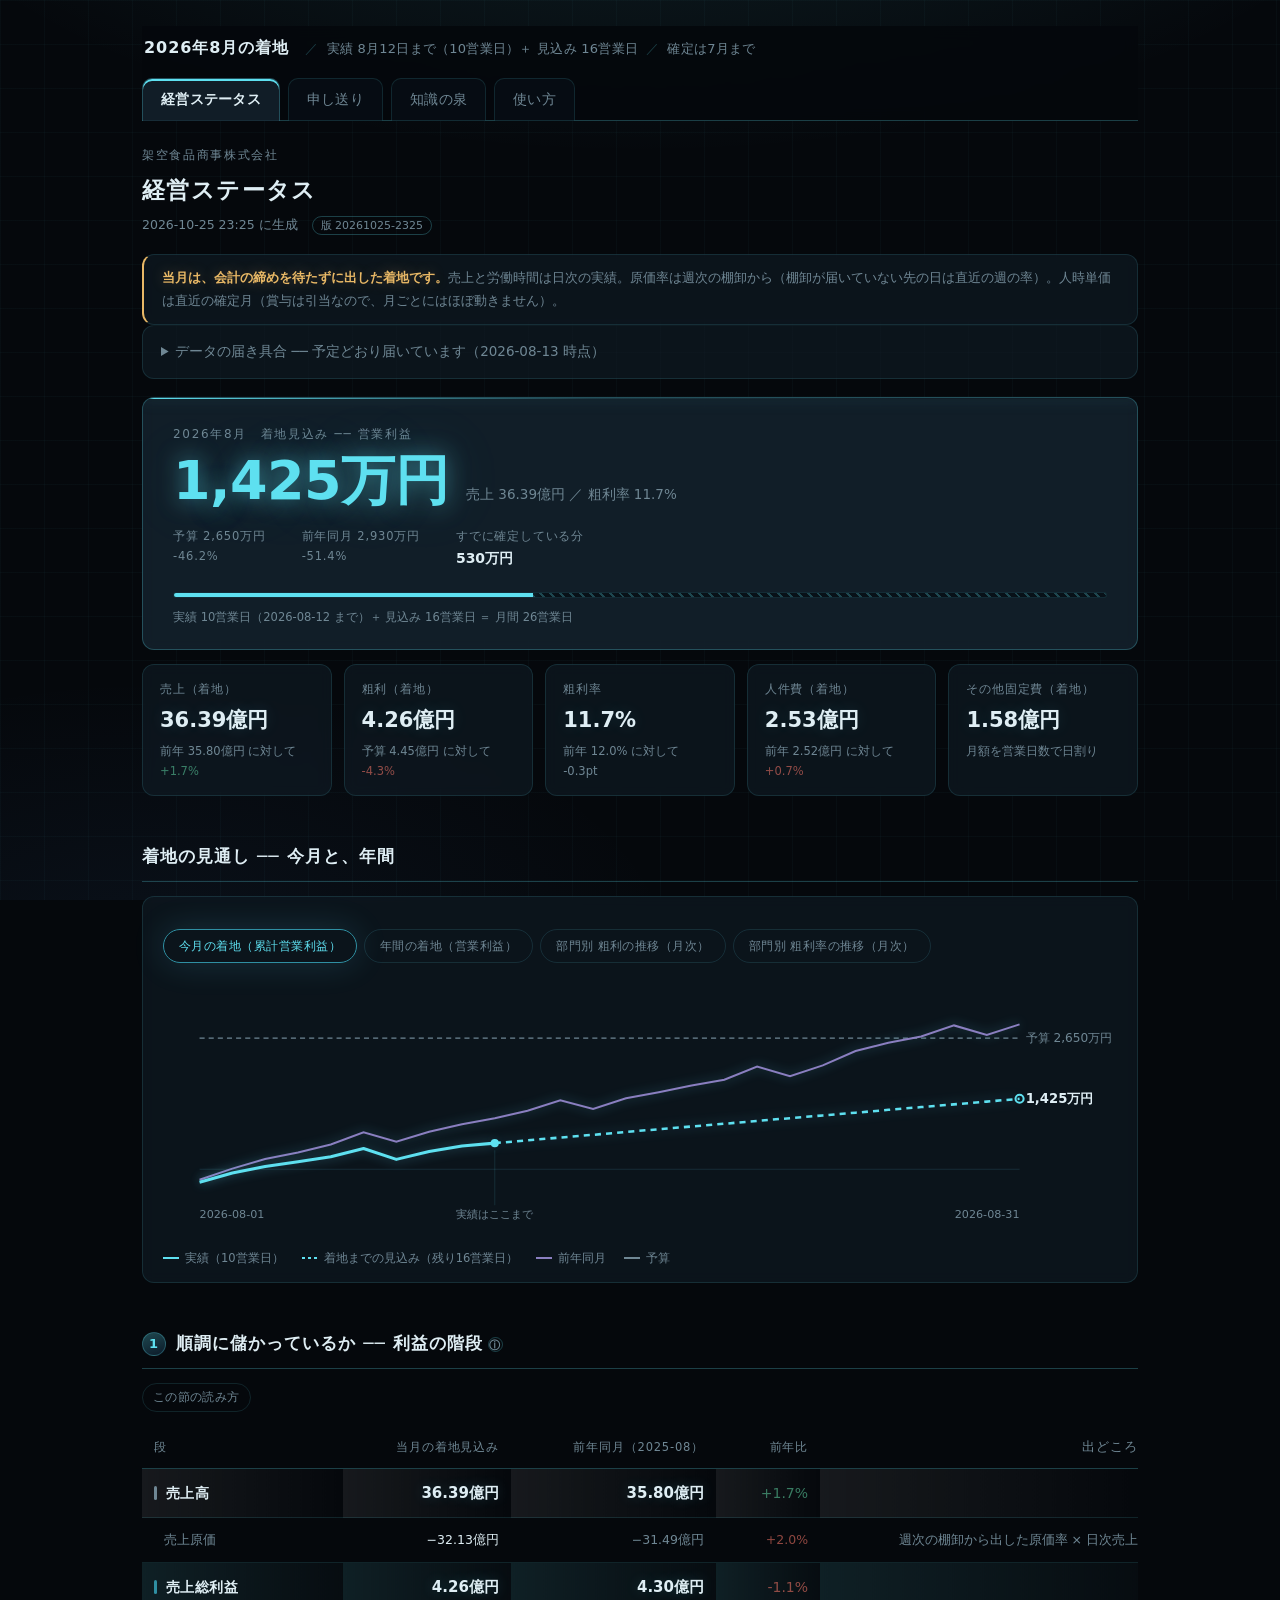
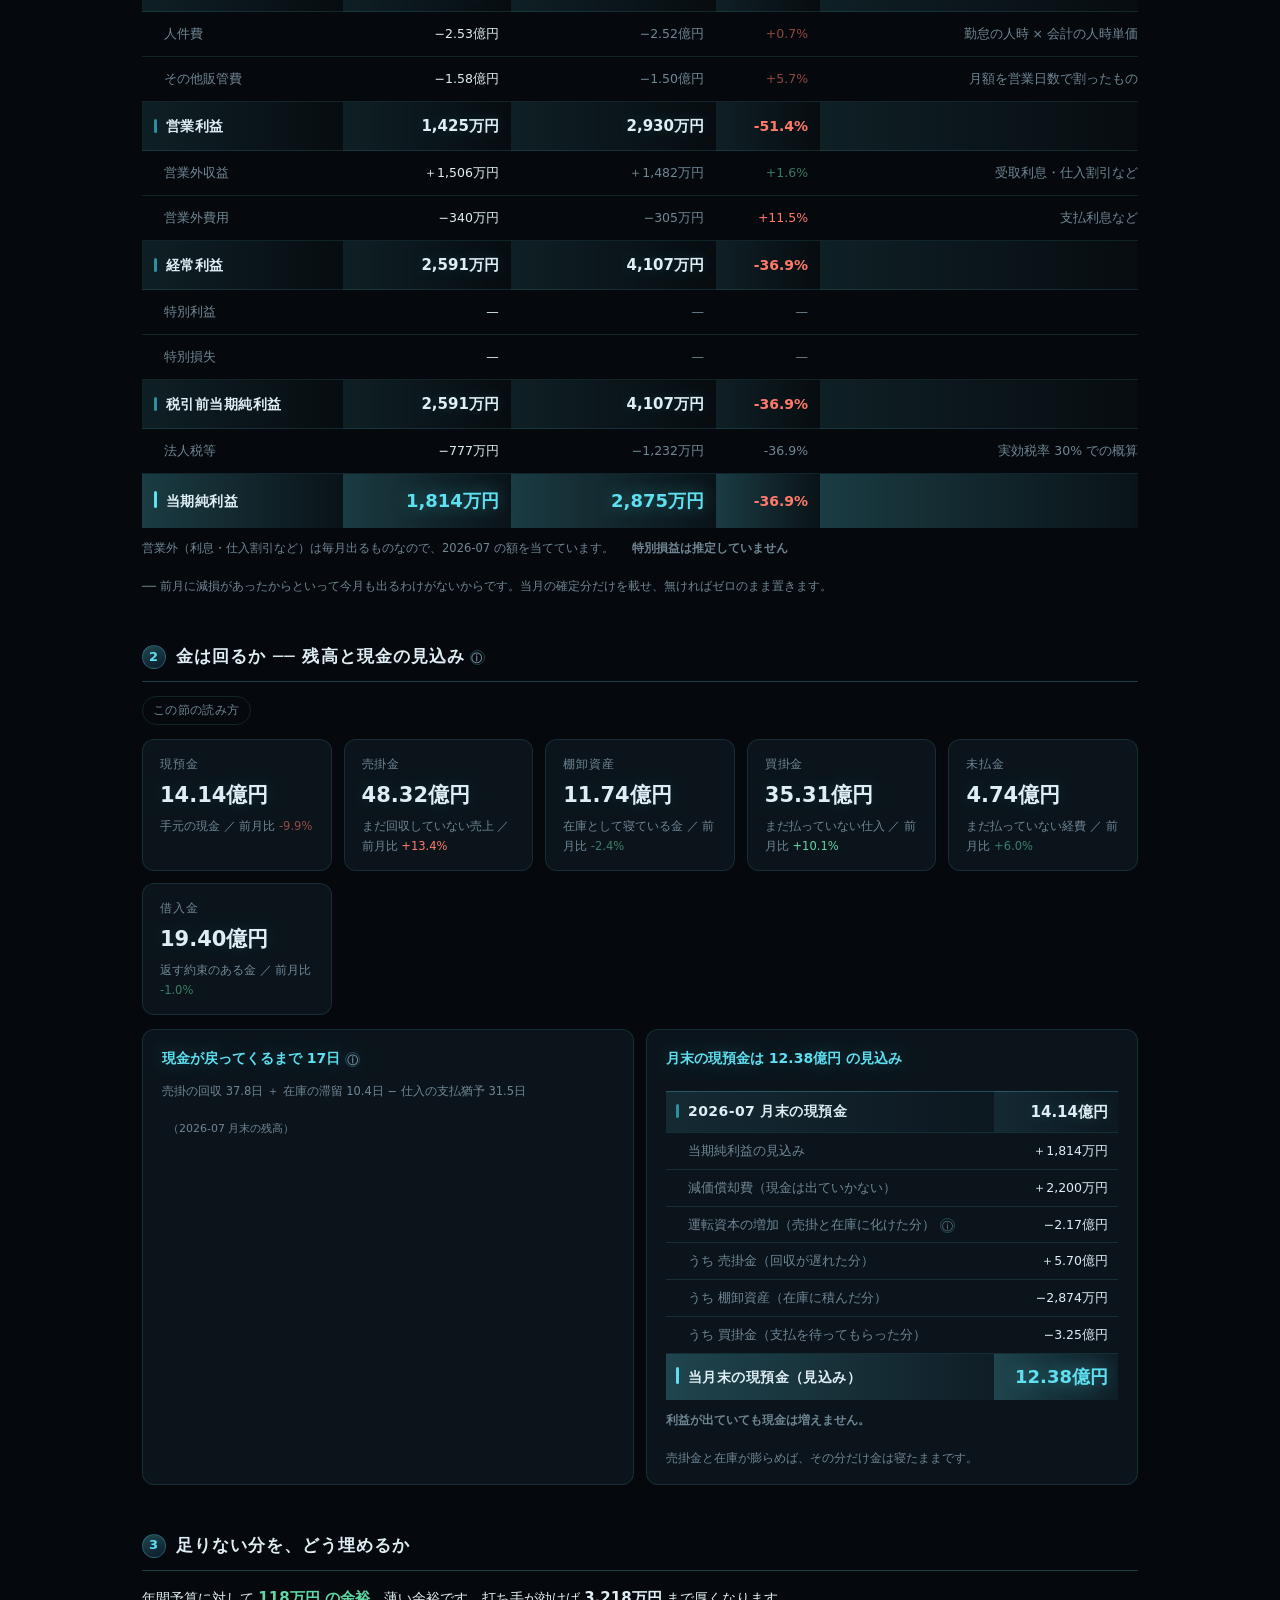
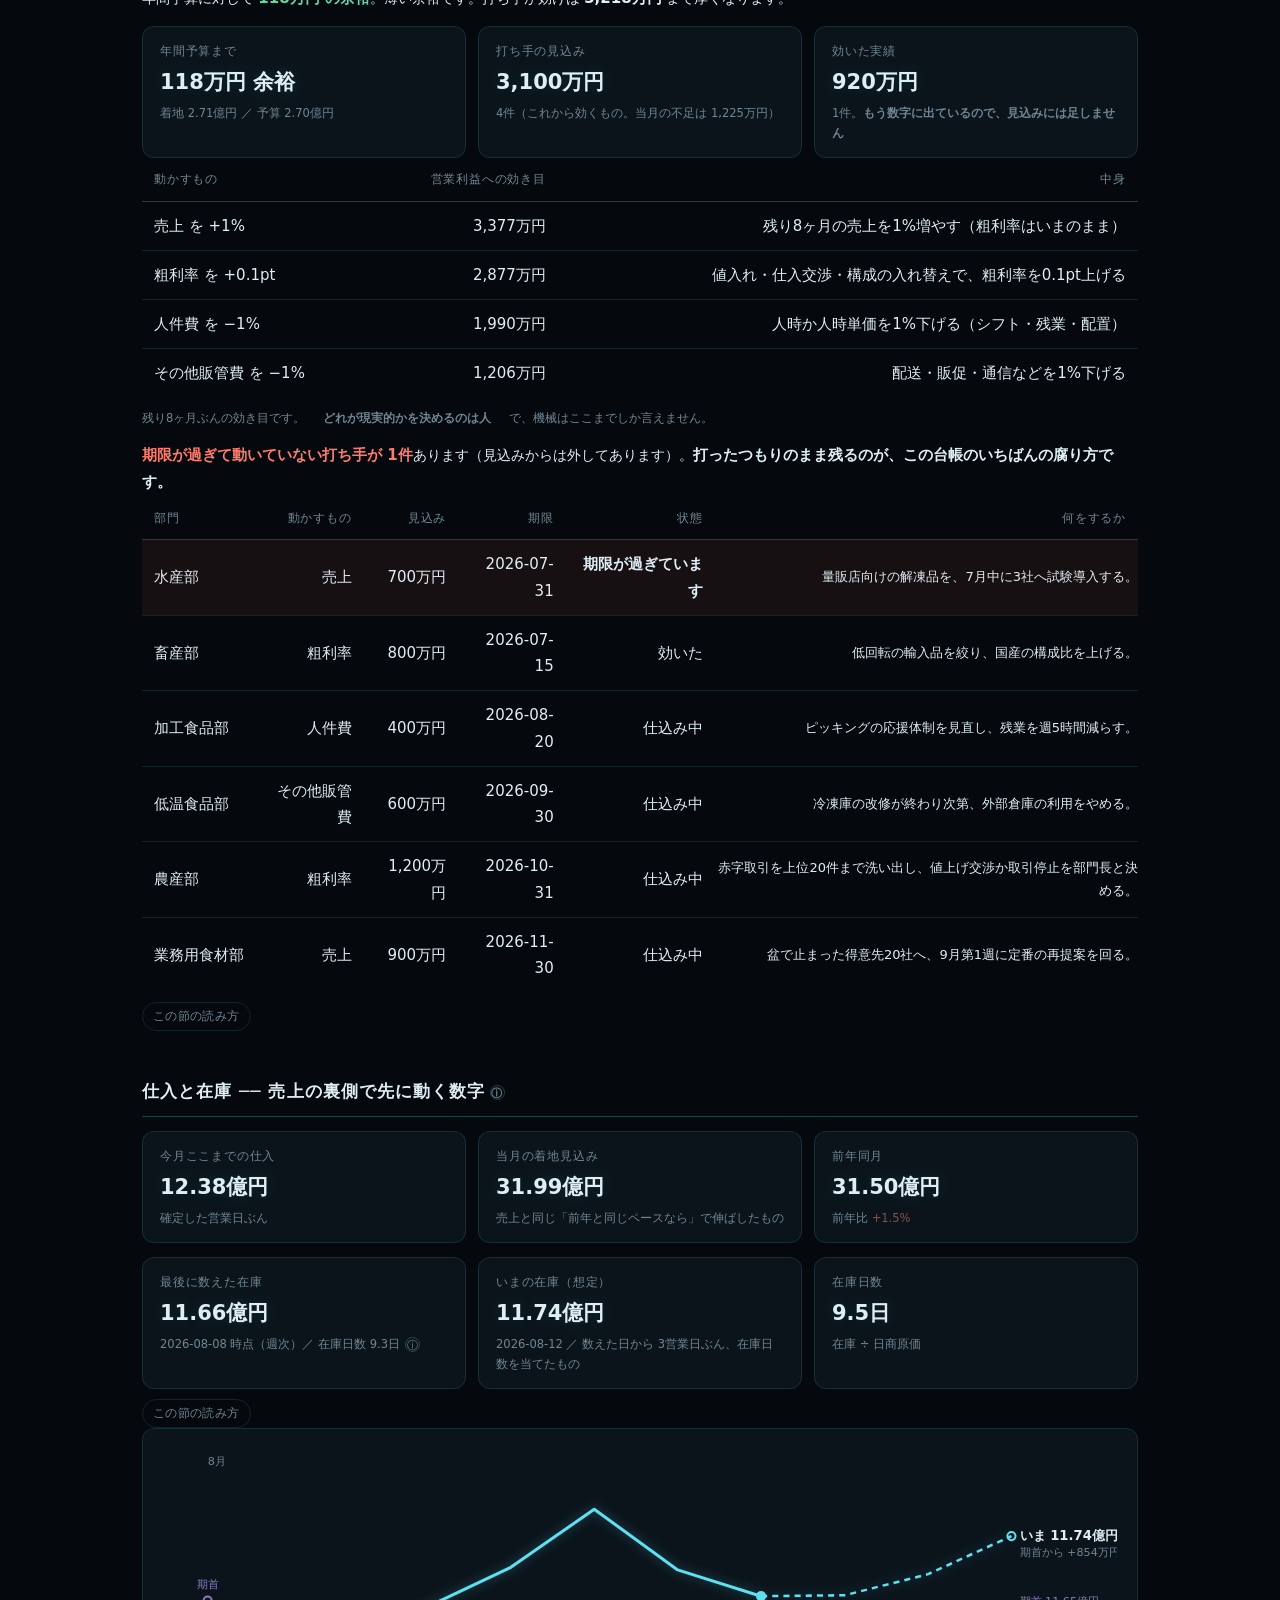
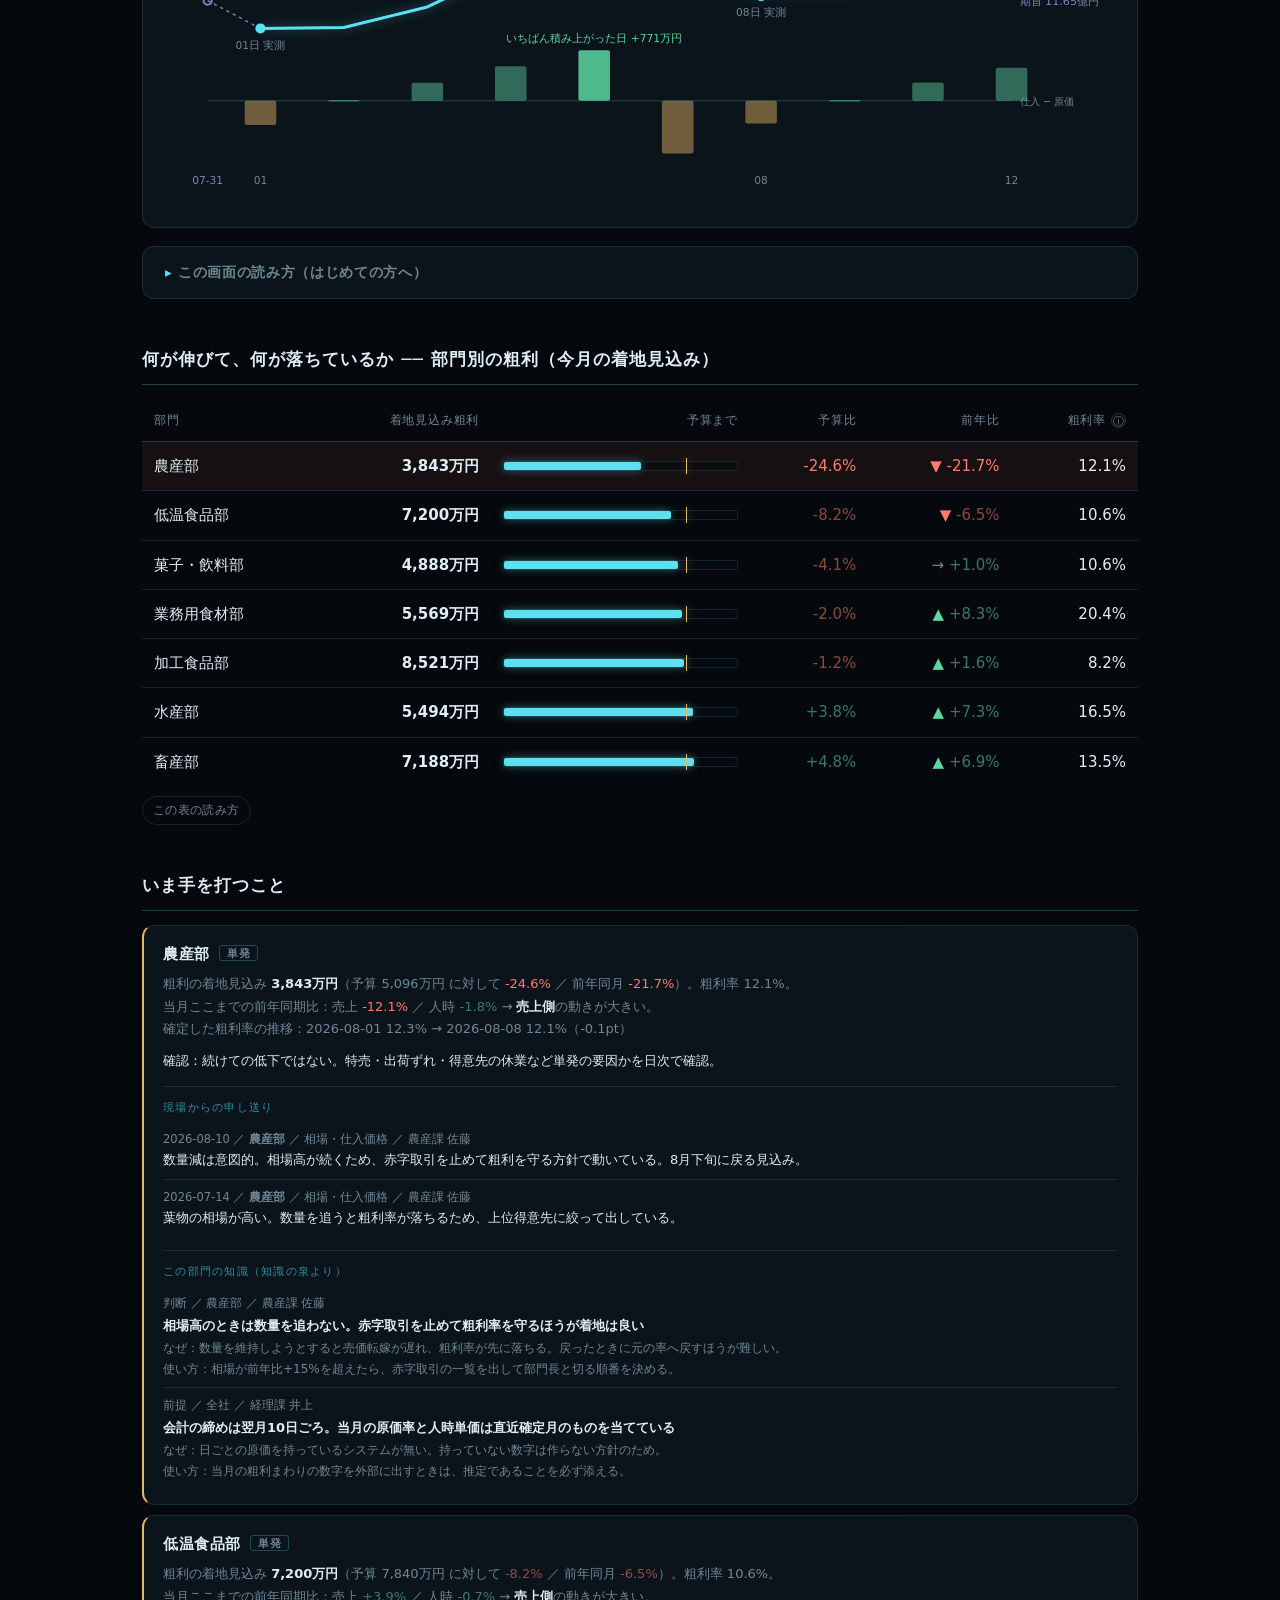
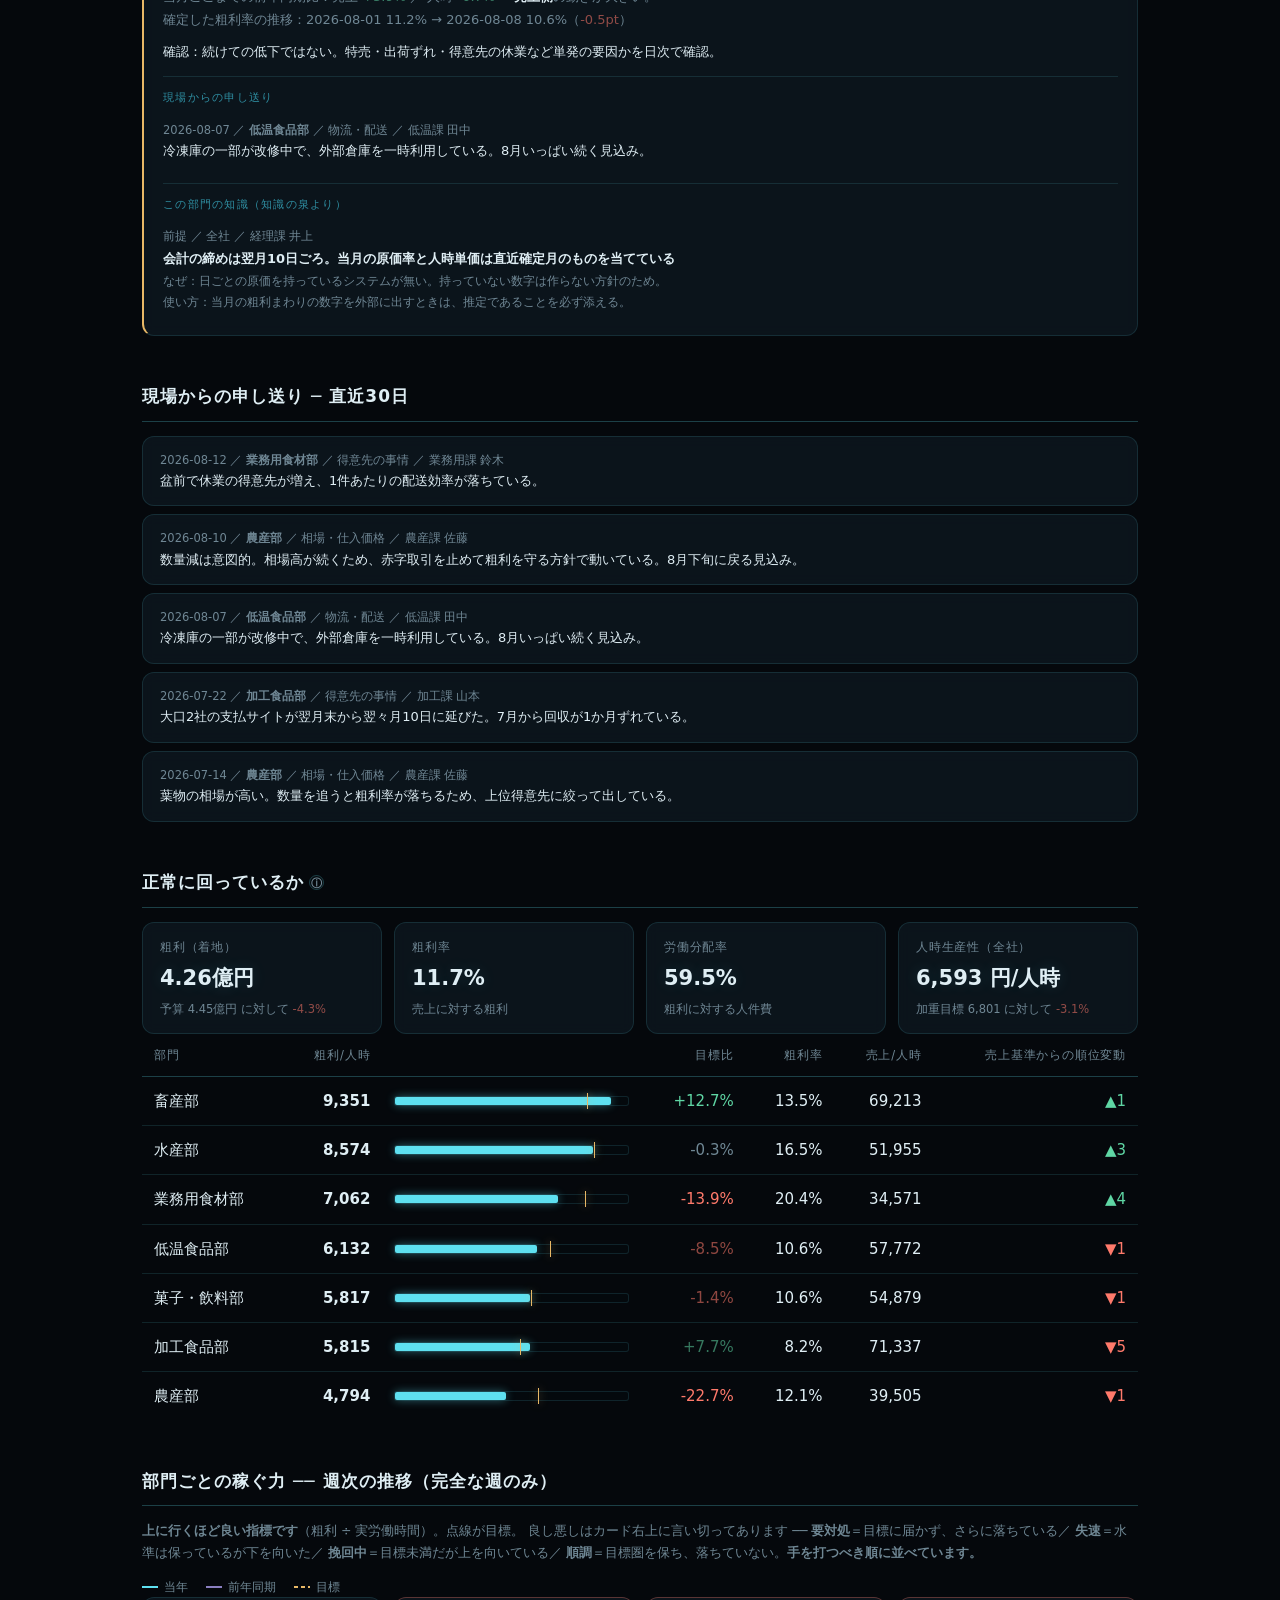
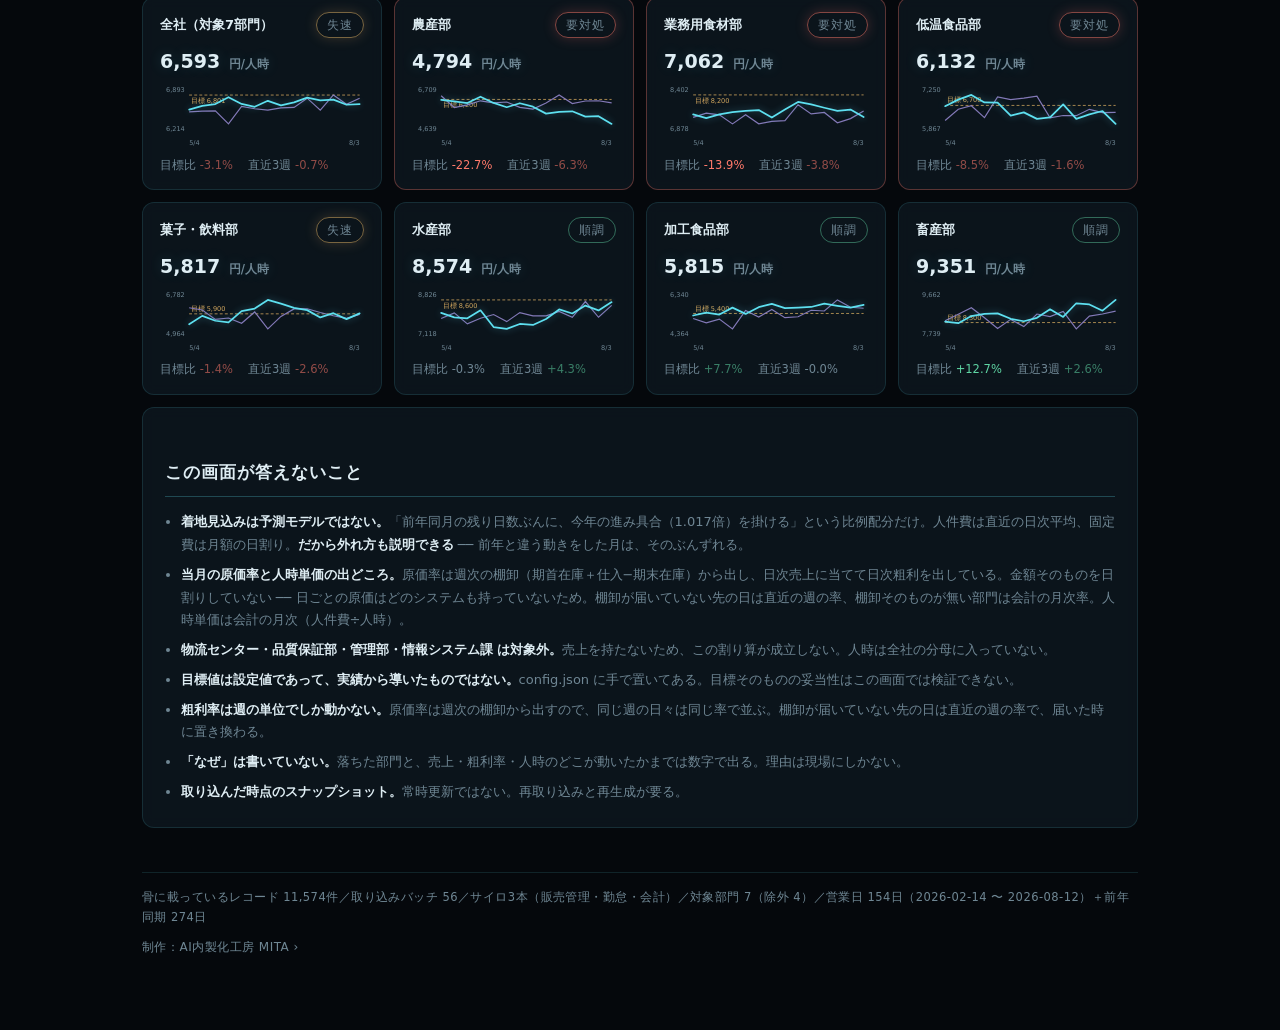
<file: docs/index.html>
<!doctype html>
<html lang="ja">
<head>
<meta charset="utf-8">
<meta name="viewport" content="width=device-width, initial-scale=1">
<title>経営ステータス ── 架空食品商事株式会社</title>
<style>
/* 城の見た目。全画面で共有する ── 変えるときはここ1枚だけ。
   ビルド時に各テンプレートへ差し込むので、実行時の外部ファイル読み込みはゼロのまま。

   イメージは「空中に投影されたステータス」。暗闇にぼうっと浮かぶ。

   ただし **光らせるのは数字と線と縁だけ**。本文まで光らせると読めなくなる。
   面は半透明にして、背後の微かな明かりを透かす。影で持ち上げず、光で浮かせる。 */

:root{
  --bg:#05080c;
  --ink:#dfeef4;
  --muted:#6f8794;

  --accent:#5ee0f0;          /* 投影光。主指標と現在地にだけ */
  --accent-dim:#2f8fa2;
  --bar:#5ee0f0;
  --prior:#8a7fc0;           /* 前年。当年（シアン）と目標（琥珀）のどちらとも別の色相にする */
  --ok:#5fd6a4;
  --warn:#e8b866;
  --bad:#ff7a6b;

  --card:rgba(17,28,38,.62);
  --card-2:rgba(22,38,50,.74);
  --line:rgba(94,224,240,.13);
  --line-2:rgba(94,224,240,.26);
  --code:rgba(4,10,16,.72);

  --glow:0 0 18px rgba(94,224,240,.30);
  --glow-soft:0 0 34px rgba(94,224,240,.16);
}

*{box-sizing:border-box}

body{
  margin:0;
  color:var(--ink);
  background:
    /* 上からの投影光 */
    radial-gradient(1100px 520px at 50% -220px, rgba(94,224,240,.13), transparent 72%),
    radial-gradient(760px 420px at 12% 108%, rgba(80,140,220,.07), transparent 70%),
    /* HUDの格子。ほとんど見えない濃さで空間を出す */
    linear-gradient(rgba(94,224,240,.028) 1px, transparent 1px),
    linear-gradient(90deg, rgba(94,224,240,.028) 1px, transparent 1px),
    var(--bg);
  background-size:auto, auto, 44px 44px, 44px 44px, auto;
  background-attachment:fixed;
  font-family:"Yu Gothic UI","Yu Gothic","Hiragino Sans","Meiryo",system-ui,sans-serif;
  font-size:15px;
  line-height:1.75;
  -webkit-font-smoothing:antialiased;
}

.wrap{max-width:1040px;margin:0 auto;padding:26px 22px 72px}

/* 画面の行き来。**押せる物に見えなければ、そこにあることに気づけない。**
   飾り文字のままだと、タブがあると分からず戻れなくなる。 */
nav{
  display:flex;gap:8px;flex-wrap:wrap;font-size:13.5px;letter-spacing:.02em;
  padding:6px 0 0;margin-bottom:24px;
  border-bottom:1px solid var(--line-2);
  /* 下へ送っても、いつの話かとタブは残る。板は背景をほぼ塗りつぶす（透けると読めない） */
  position:sticky;top:0;z-index:20;
  background:rgba(5,8,12,.93);backdrop-filter:blur(8px);
}
/* いつの話か。**全画面で同じ文面** ── 画面ごとに書き分けると、片方だけ古くなる */
nav .when{
  flex-basis:100%;display:flex;flex-wrap:wrap;align-items:baseline;
  font-size:13px;color:var(--muted);padding:2px 2px 8px;letter-spacing:.02em;
  font-variant-numeric:tabular-nums;
}
nav .when b{color:var(--ink);font-size:16px;font-weight:600;letter-spacing:.06em;margin-right:8px}
nav .when .sep{color:var(--line-2);margin:0 8px}
nav a.tab{
  color:var(--muted);text-decoration:none;padding:9px 18px;
  border:1px solid var(--line);border-bottom:none;
  border-radius:10px 10px 0 0;margin-bottom:-1px;
  background:rgba(10,20,30,.45);transition:color .18s,background .18s,border-color .18s;
}
nav a.tab:hover{color:var(--accent);border-color:var(--line-2);
  background:rgba(20,40,56,.7)}
/* いまどこにいるか。**色だけでなく塗りと縁で示す。** */
nav a.tab.here{
  color:var(--ink);font-weight:600;cursor:default;
  background:var(--card-2);border-color:var(--line-2);
  box-shadow:inset 0 2px 0 var(--accent);
}
nav a.tab.quit{margin-left:auto;border:none;background:none;font-size:12px;
  align-self:center;padding:9px 4px}

.eyebrow{color:var(--muted);font-size:12px;letter-spacing:.14em}
h1{font-size:23px;font-weight:600;margin:4px 0 4px;letter-spacing:.06em}
.sub,.lead{color:var(--muted);font-size:12.5px}
/* 節の見出し。**節が11個ある画面では、切れ目が目で分かることが効く。**
   小さな飾り文字にしていた頃は節が3つだったが、増えたら中の見出しに負けた
   ── 2026-09-05、h2 12.5px が h3 13.5px より小さく、階層が逆になっていた。 */
h2{
  font-size:17px;font-weight:600;color:var(--ink);
  letter-spacing:.06em;margin:46px 0 14px;
  padding-bottom:9px;border-bottom:1px solid var(--line-2);
}
h3{font-size:15px;font-weight:600;margin:22px 0 4px;color:var(--accent)}

.up{color:var(--ok)} .down{color:var(--bad)} .flat{color:var(--muted)}
/* 誤差圏は、向きが分かる程度に落とす。**全部が赤いと、どれも赤くない。** */
.up.soft,.down.soft{opacity:.55;font-weight:400}
b,strong{font-weight:600}

/* 面 ── 半透明。縁の上辺だけを光らせて、板が浮いているように見せる */
.card,.none,.notice,.msg,.limits,details.howto{
  position:relative;
  background:var(--card);
  border:1px solid var(--line);
  border-radius:12px;
  backdrop-filter:blur(7px);
  -webkit-backdrop-filter:blur(7px);
}

table{width:100%;border-collapse:collapse}
th,td{
  padding:11px 12px;text-align:right;border-bottom:1px solid var(--line);
  font-variant-numeric:tabular-nums;font-feature-settings:"tnum" 1;
}
th{color:var(--muted);font-size:11.5px;font-weight:500;letter-spacing:.07em;
   border-bottom-color:var(--line-2)}
td.name,th.name{text-align:left;white-space:nowrap}
tbody tr{transition:background .15s}
tbody tr:hover{background:rgba(94,224,240,.045)}
tbody tr:last-child td{border-bottom:none}

/* 表は横に逃がす。**スマホで列を潰して行を増やさない** ──
   2026-09-08、375pxで段階利益の「出どころ」が1文字ずつ折れ、1行が321pxになっていた。
   PC幅では枠は透明で何も変わらない。狭い幅でだけ、表は自分の幅を保ち、枠の中で横に送る。 */
.scroll{overflow-x:auto;-webkit-overflow-scrolling:touch;max-width:100%;scrollbar-width:thin}
.scroll table{min-width:100%}
@media (max-width:720px){
  .scroll table{width:max-content;min-width:100%}
  .scroll th,.scroll td{white-space:nowrap}
  .scroll td.note{white-space:normal;min-width:18em;max-width:24em}
  .scroll table.ladder td.note{white-space:nowrap;max-width:none}
  /* 横に送っても、どの行かが分かるように1列目は残す。
     帯の行（tr.sub 等）は背景がグラデーションなので、それより強い指定で塗りつぶす
     ── 透けると、送った先の数字が名前に重なる（2026-09-08、実機相当の描画で見えた） */
  .scroll table thead tr th.name,.scroll table tbody tr td.name{
    position:sticky;left:0;z-index:1;background:#0b141c;
    box-shadow:2px 0 0 rgba(94,224,240,.12)}
  /* いつの話かの帯とタブは、狭い幅では詰める。固定表示が画面の3分の1を食っていた */
  nav{gap:4px;font-size:12px;margin-bottom:16px}
  nav a.tab{padding:6px 9px;border-radius:8px 8px 0 0}
  nav .when{font-size:11.5px;padding:0 0 5px}
  nav .when b{font-size:14px;margin-right:6px}
  nav .when .sep{margin:0 5px}
}

.none{padding:14px 18px;color:var(--muted);font-size:13.5px}

.notice{border-left:2px solid var(--warn);padding:12px 18px;margin-top:18px;
        font-size:13px;color:var(--muted)}
.notice b{color:var(--warn);font-weight:600;text-shadow:0 0 14px rgba(232,184,102,.30)}

.msg{padding:11px 16px;margin:16px 0;font-size:13px;border-left:2px solid var(--bad)}
.msg.ok{border-left-color:var(--ok)}
.msg.warn{border-left-color:var(--warn)}

.tag{
  border:1px solid var(--line-2);border-radius:3px;padding:1px 7px;
  font-size:10.5px;letter-spacing:.07em;color:var(--muted);
}

code,pre{
  background:var(--code);border:1px solid var(--line);border-radius:6px;
  font-size:12.5px;font-family:ui-monospace,"Consolas","Menlo",monospace;color:var(--ink);
}
code{padding:1px 6px}
pre{padding:12px 14px;overflow-x:auto;margin:8px 0;line-height:1.65}

label{display:block;font-size:12px;color:var(--muted);letter-spacing:.05em;margin:14px 0 5px}
input,select,textarea{
  width:100%;padding:9px 11px;font:inherit;color:var(--ink);
  background:rgba(4,10,16,.6);border:1px solid var(--line-2);border-radius:6px;
}
input:focus,select:focus,textarea:focus{
  outline:none;border-color:var(--accent);box-shadow:0 0 0 1px rgba(94,224,240,.18), var(--glow-soft);
}
textarea{resize:vertical}
button{
  padding:10px 24px;font:inherit;font-weight:600;letter-spacing:.05em;
  color:#04121a;background:var(--accent);border:0;border-radius:6px;cursor:pointer;
  box-shadow:var(--glow);transition:filter .15s,box-shadow .15s;
}
button:hover{filter:brightness(1.1);box-shadow:0 0 26px rgba(94,224,240,.45)}
button.quiet{
  background:transparent;color:var(--muted);border:1px solid var(--line-2);
  font-weight:400;padding:4px 12px;font-size:11.5px;box-shadow:none;
}
button.quiet:hover{color:var(--accent);border-color:var(--accent-dim);box-shadow:var(--glow-soft)}

svg{display:block;width:100%;height:auto}
/* 線は光らせる。ここが「投影されている」感じの主役 */
svg polyline{filter:drop-shadow(0 0 5px rgba(94,224,240,.40))}

.keys,.legend{color:var(--muted);font-size:11.5px;margin-top:10px;
              display:flex;gap:18px;flex-wrap:wrap}
.keys i{display:inline-block;width:16px;height:2px;vertical-align:3px;margin-right:6px}
.keys i.dash{background:repeating-linear-gradient(90deg,var(--bar),var(--bar) 3px,transparent 3px,transparent 6px)}
.keys i.dash-warn{background:repeating-linear-gradient(90deg,var(--warn),var(--warn) 4px,transparent 4px,transparent 7px)}

details.howto{padding:0 22px;margin-top:18px}
details.howto[open]{padding-bottom:18px}
details.howto summary{
  cursor:pointer;padding:14px 0;font-size:13.5px;font-weight:600;list-style:none;
  letter-spacing:.05em;color:var(--muted);
}
details.howto summary:hover{color:var(--accent)}
details.howto summary::-webkit-details-marker{display:none}
details.howto summary::before{content:"▸ ";color:var(--accent)}
details.howto[open] summary::before{content:"▾ "}
details.howto p,details.howto li{font-size:13px;color:var(--muted);margin:2px 0}
details.howto b{color:var(--ink)}
details.howto ul{padding-left:1.2em;margin:5px 0}

.limits{padding:4px 22px 16px;margin-top:12px}
.limits ul{margin:10px 0 0;padding-left:1.2em;font-size:13px;color:var(--muted)}
.limits li{margin-bottom:7px}
.limits b{color:var(--ink)}

footer{
  margin-top:44px;color:var(--muted);font-size:11.5px;letter-spacing:.04em;
  border-top:1px solid var(--line);padding-top:14px;
}

.credit{margin:36px 0 0;font-size:12px;letter-spacing:.04em}
.credit a{color:var(--muted);text-decoration:none}
.credit a:hover{color:var(--accent)}
footer+.credit{margin-top:10px}


/* 半透明の板。共通の見え方 */
.landing,.voyage,.breakdown>div,.alert,section.notes .note,.spark{
  background:var(--card);border:1px solid var(--line);border-radius:12px;
  backdrop-filter:blur(7px);-webkit-backdrop-filter:blur(7px);
}

/* ── 着地見込み：投影の中心。ここだけ一段明るく、縁を光らせる ── */
.landing{position:relative;background:var(--card-2);border-color:var(--line-2);
         padding:26px 30px 22px;margin-top:18px;overflow:hidden}
.landing::before{content:"";position:absolute;left:0;right:0;top:0;height:1px;
                 background:linear-gradient(90deg,var(--accent),rgba(94,224,240,.15) 45%,transparent 78%);
                 box-shadow:0 0 14px rgba(94,224,240,.5)}
.landing .label{color:var(--muted);font-size:12px;letter-spacing:.14em}
.landing .figure{display:flex;align-items:baseline;gap:18px;flex-wrap:wrap;margin:8px 0 2px}
.landing .figure b{
  font-size:54px;font-weight:600;line-height:1.05;letter-spacing:-.01em;
  color:var(--accent);font-variant-numeric:tabular-nums;
  text-shadow:0 0 22px rgba(94,224,240,.55), 0 0 60px rgba(94,224,240,.22);
}
@media (prefers-reduced-motion: no-preference){
  /* ごく緩い明滅。投影されているものに見せるための最小限 */
  .landing .figure b{animation:hover-glow 7s ease-in-out infinite alternate}
  @keyframes hover-glow{
    from{text-shadow:0 0 18px rgba(94,224,240,.42), 0 0 52px rgba(94,224,240,.16)}
    to  {text-shadow:0 0 26px rgba(94,224,240,.62), 0 0 74px rgba(94,224,240,.28)}
  }
}
.landing .figure .unit{font-size:13.5px;color:var(--muted)}
.landing .against{display:flex;gap:36px;flex-wrap:wrap;margin-top:16px;font-size:14px;
                  font-variant-numeric:tabular-nums}
.landing .against div span{color:var(--muted);font-size:11.5px;letter-spacing:.07em;display:block}
.landing .progress{margin-top:22px}
.landing .track{height:6px;background:rgba(4,10,16,.6);border:1px solid var(--line);
                border-radius:3px;display:flex;overflow:hidden}
.landing .track i{display:block;height:100%}
.landing .track .done{background:var(--accent);box-shadow:0 0 12px rgba(94,224,240,.6)}
.landing .track .todo{background:repeating-linear-gradient(45deg,var(--line-2),var(--line-2) 2px,
                      transparent 2px,transparent 7px)}
.landing .legend{margin-top:9px}

.breakdown{display:grid;grid-template-columns:repeat(auto-fit,minmax(180px,1fr));gap:12px;margin-top:14px}
.breakdown>div{padding:14px 17px}
.breakdown .k{color:var(--muted);font-size:11.5px;letter-spacing:.07em}
.breakdown .v{font-size:21px;font-weight:600;margin-top:3px;font-variant-numeric:tabular-nums;
              text-shadow:0 0 16px rgba(94,224,240,.14)}
.breakdown .n{color:var(--muted);font-size:11.5px;margin-top:2px}

/* 利益の階段。小計だけを明るくし、加減項目は退かせる */
table.ladder{margin-top:14px}
table.ladder td{font-variant-numeric:tabular-nums}
table.ladder td.v{text-align:right;white-space:nowrap}
table.ladder td.c{text-align:right;white-space:nowrap}
table.ladder td.ly{color:var(--muted)}
table.ladder td.note{color:var(--muted);font-size:11.5px}
table.ladder tr.adj td.name{padding-left:22px;color:var(--muted)}
table.ladder tr.adj td{font-size:12.5px}
/* **利益の段に帯を敷く。** 加減項目と同じ見た目だと、営業利益も経常利益も
   数字の列に埋もれて、どこが「段」なのか目で追えない。 */
table.ladder tr.sub td{font-weight:600;font-size:14px;
  border-top:1px solid var(--line-2);
  background:linear-gradient(90deg,rgba(94,224,240,.11),rgba(94,224,240,.02))}
table.ladder tr.sub td.name{color:var(--ink);letter-spacing:.03em}
table.ladder tr.sub td.v{color:var(--ink);font-size:15px;
  text-shadow:0 0 14px rgba(94,224,240,.20)}
table.ladder tr.sub td.name::before{content:"";display:inline-block;
  width:3px;height:14px;margin-right:9px;vertical-align:-2px;border-radius:2px;
  background:var(--accent-dim)}
/* 起点（売上高）は加減項目ではない。ここから削られていく、という始まりを示す */
table.ladder tr.head td{background:linear-gradient(90deg,rgba(255,255,255,.07),transparent);
  border-top:none}
table.ladder tr.head td.name::before{background:var(--muted)}
/* 最後に残るもの。いちばん強く */
table.ladder tr.last td{border-top:1px solid var(--accent);
  background:linear-gradient(90deg,rgba(94,224,240,.24),rgba(94,224,240,.05))}
table.ladder tr.last td.name::before{background:var(--accent);height:17px}
table.ladder tr.last td.v{color:var(--accent);font-size:18px;
                          text-shadow:0 0 18px rgba(94,224,240,.45)}
table.ladder.small td{padding:7px 10px}

.cashgrid{display:grid;grid-template-columns:repeat(auto-fit,minmax(320px,1fr));gap:12px;margin-top:14px}
.panel-box{background:var(--card);border:1px solid var(--line);border-radius:12px;
           padding:16px 19px;backdrop-filter:blur(7px);-webkit-backdrop-filter:blur(7px)}
.panel-box h3{font-size:14px;font-weight:600;margin:0 0 6px;color:var(--accent);
              text-shadow:var(--glow)}

.voyage{padding:18px 20px 14px}

/* タブはCSSだけで切り替える。JavaScriptは入れない（CDNが切れた日に死ぬのと同じ理由） */
.tabs>input{position:absolute;width:0;height:0;opacity:0;pointer-events:none}
.tabbar{display:flex;gap:7px;flex-wrap:wrap;margin-bottom:16px}
.tabbar label{font-size:11.5px;letter-spacing:.04em;padding:6px 15px;cursor:pointer;
              border:1px solid var(--line);border-radius:20px;color:var(--muted);
              transition:color .15s,border-color .15s,box-shadow .15s}
.tabbar label:hover{color:var(--accent)}
#ch-total:checked~.tabbar label[for="ch-total"],
#ch-amount:checked~.tabbar label[for="ch-amount"],
#ch-rate:checked~.tabbar label[for="ch-rate"],
#ch-year:checked~.tabbar label[for="ch-year"]{
  color:var(--accent);border-color:var(--accent-dim);box-shadow:var(--glow-soft)}
.verdict{font-size:13.5px;line-height:1.85;margin:14px 0 0;color:var(--ink)}
.verdict b{font-size:15px}.verdict b.ok{color:var(--ok)}
.verdict b.warn{color:var(--warn)}.verdict b.bad{color:var(--bad)}
.freshness{background:var(--card);border:1px solid var(--line);border-radius:12px;
  padding:14px 18px;margin-bottom:18px;font-size:13px}
.freshness summary{cursor:pointer;color:var(--muted);font-size:13.5px}
.freshness table{margin-top:12px;font-size:12.5px}
.freshness tr.late td{color:var(--bad)}
.stamp{margin-left:10px;padding:2px 8px;border:1px solid var(--line-2);border-radius:99px;
  font-size:11px;color:var(--muted);font-variant-numeric:tabular-nums}
.why{margin:10px 0 0}
.why>summary{cursor:pointer;color:var(--muted);font-size:12px;letter-spacing:.03em;
  list-style:none;display:inline-block;padding:3px 10px;border:1px solid var(--line);
  border-radius:99px}
.why>summary::-webkit-details-marker{display:none}
.why>summary:hover{color:var(--accent);border-color:var(--line-2)}
.why[open]>summary{margin-bottom:8px}
.why p{margin:8px 0 0}

/* 補足の印。JavaScriptは使わず、:hover と :focus だけで出す。
   触る画面には hover が無いので、tabindex を付けて focus でも開くようにする
   ── ホバーだけに閉じ込めると、スマホで永久に読めない情報ができる。 */
.hint{position:relative;display:inline-block;margin-left:5px;width:15px;height:15px;
  line-height:15px;text-align:center;border-radius:50%;border:1px solid var(--line-2);
  color:var(--muted);font-size:10.5px;cursor:help;vertical-align:middle;outline:none}
.hint:hover,.hint:focus{color:var(--accent);border-color:var(--accent)}
.hint .tip{display:none;position:absolute;left:50%;bottom:22px;transform:translateX(-50%);
  width:270px;padding:11px 13px;background:var(--card-2);border:1px solid var(--line-2);
  border-radius:10px;box-shadow:0 12px 30px rgba(0,0,0,.6);color:var(--ink);
  font-size:12px;line-height:1.75;text-align:left;z-index:20;cursor:auto;white-space:normal}
.hint:hover .tip,.hint:focus .tip{display:block}
/* 右端に置く印は左へ開く。中央から開くと画面の外へ出る（実測で確認） */
.hint.tip-right .tip{left:auto;right:-8px;transform:none}
/* 3つの問いに番号を振る。**画面が答えるのは3つだと、見ただけで分かる形にする。** */
.q{display:inline-flex;align-items:center;justify-content:center;
  width:24px;height:24px;margin-right:10px;border-radius:50%;
  background:linear-gradient(160deg,rgba(94,224,240,.30),rgba(48,124,196,.16));
  border:1px solid var(--line-2);color:var(--accent);font-size:13px;
  font-weight:700;vertical-align:middle;font-variant-numeric:tabular-nums}
.asof{color:var(--muted);font-size:11px;margin-left:6px}
.panel{display:none}
#ch-total:checked~#p-total,#ch-amount:checked~#p-amount,
#ch-rate:checked~#p-rate,#ch-year:checked~#p-year{display:block}

.keys.series{margin:0 0 10px}
.keys.series .key{cursor:default;transition:color .15s}
.keys.series .key:hover{color:var(--ink)}
.chart svg .s{transition:opacity .15s,stroke-width .15s}

.barcell{width:26%}
.bar{position:relative;height:10px;background:rgba(4,10,16,.6);
     border:1px solid var(--line);border-radius:3px}
.bar .fill{position:absolute;left:0;top:0;bottom:0;background:var(--bar);border-radius:2px;
           box-shadow:0 0 10px rgba(94,224,240,.45)}
.bar .target{position:absolute;top:-4px;bottom:-4px;width:1px;background:var(--warn);
             box-shadow:0 0 8px rgba(232,184,102,.7)}
tr.worst td{background:rgba(255,122,107,.07)}

.alert{border-left:2px solid var(--bad);padding:15px 19px;margin-bottom:10px}
.alert.mild{border-left-color:var(--warn)}
.alert .head{font-weight:600;letter-spacing:.04em}
.alert .tag{margin-left:9px;vertical-align:2px}
.alert .body{font-size:13px;color:var(--muted);margin-top:6px}
.alert .body b{color:var(--ink)}
.alert .ask{font-size:13px;margin-top:9px}
.attached{margin-top:13px;padding-top:11px;border-top:1px solid var(--line)}
.attached .cap{font-size:10.5px;color:var(--accent-dim);letter-spacing:.12em;margin-bottom:6px}
.note,.know{font-size:13px;padding:7px 0}
.note+.note,.know+.know{border-top:1px solid var(--line)}
.note .meta,.know .meta{color:var(--muted);font-size:11.5px}
.know .ess{font-weight:600;margin-top:2px}
.know .sub{color:var(--muted);font-size:12px}
section.notes .note{padding:13px 17px;margin-bottom:8px}

.grid{display:grid;grid-template-columns:repeat(auto-fit,minmax(210px,1fr));gap:12px}
.spark{padding:14px 17px}
.spark .t{display:flex;justify-content:space-between;align-items:baseline;font-size:13px}
.spark .t span{color:var(--muted);font-size:11.5px;font-variant-numeric:tabular-nums}
.spark .now{font-size:19px;font-weight:600;font-variant-numeric:tabular-nums;margin:7px 0 3px;
            text-shadow:0 0 14px rgba(94,224,240,.16)}
.spark .now em{font-style:normal;font-size:11.5px;color:var(--muted);margin-left:2px}
.spark .f{display:flex;gap:15px;font-size:11.5px;color:var(--muted);margin-top:5px;
          font-variant-numeric:tabular-nums}

/* 判定チップ。線を読ませるのではなく、良し悪しをここで言い切る */
.chip{font-size:10.5px;letter-spacing:.1em;padding:2px 10px;border-radius:20px;
      border:1px solid var(--line-2);white-space:nowrap}
.chip.c1{color:var(--bad);border-color:rgba(255,122,107,.5);box-shadow:0 0 13px rgba(255,122,107,.22)}
.chip.c2{color:var(--warn);border-color:rgba(232,184,102,.5);box-shadow:0 0 13px rgba(232,184,102,.20)}
.chip.c3{color:var(--accent);border-color:var(--accent-dim)}
.chip.c4{color:var(--ok);border-color:rgba(95,214,164,.45)}
.spark.c1{border-color:rgba(255,122,107,.32)}

/* 目盛り。スケールの無い線は「なんとなく上がっている」しか言えない */
.spark svg text.ax,.spark svg text.axx{font-size:9px;fill:var(--muted);
                                       font-variant-numeric:tabular-nums}
.spark svg text.axt{font-size:9px;fill:var(--warn);opacity:.9;
                    font-variant-numeric:tabular-nums}
/* 前年は光らせない。手前で光るのは当年だけ */
.spark svg polyline.prior{filter:none;opacity:.95}
</style>
<link rel="icon" href="favicon.png" type="image/png" sizes="64x64">
<link rel="apple-touch-icon" href="apple-touch-icon.png">
<link rel="manifest" href="manifest.webmanifest">
<meta name="theme-color" content="#05080c">
<meta name="apple-mobile-web-app-title" content="城">
<meta property="og:type" content="website">
<meta property="og:title" content="城 ─ 経営者の一枚画面（見本）">
<meta property="og:description" content="経営の数字を1枚の画面で見る「城」の見本です。会社も数字も、すべて架空です。">
<meta property="og:image" content="https://tatatasan323-cell.github.io/castle/ogp.jpg">
<meta property="og:image:width" content="1200">
<meta property="og:image:height" content="630">
<meta name="twitter:card" content="summary_large_image">
</head>
<body>
<div class="wrap">

<nav><div class="when"><b>2026年8月の着地</b><span class="sep">／</span>実績 8月12日まで（10営業日）＋ 見込み 16営業日<span class="sep">／</span>確定は7月まで</div><a class="tab here" href="index.html" aria-current="page">経営ステータス</a><a class="tab" href="note.html">申し送り</a><a class="tab" href="knowledge.html">知識の泉</a><a class="tab" href="guide.html">使い方</a></nav>

<header>
  <div class="eyebrow">架空食品商事株式会社</div>
  <h1>経営ステータス</h1>
  <div class="sub">2026-10-25 23:25 に生成
    <span class="stamp" title="この画面の版。URLの ?v= と一致していれば最新です">版 20261025-2325</span></div>
</header>

<div class="notice"><b>当月は、会計の締めを待たずに出した着地です。</b>売上と労働時間は日次の実績。原価率は週次の棚卸から（棚卸が届いていない先の日は直近の週の率）。人時単価は直近の確定月（賞与は引当なので、月ごとにはほぼ動きません）。</div>

<details class="freshness"><summary>データの届き具合 ── 予定どおり届いています<span class="muted">（2026-08-13 時点）</span></summary><div class="scroll"><table><thead><tr><th>サイロ</th><th>種類</th><th>周期</th><th>最終データ日</th><th>経過</th><th>状態</th></tr></thead><tbody><tr class=""><td>A社販売管理</td><td>仕入</td><td>日次</td><td class="num">2026-08-12</td><td class="num">1日前</td><td>届いています</td></tr><tr class=""><td>A社販売管理</td><td>在庫</td><td>週次</td><td class="num">2026-08-08</td><td class="num">5日前</td><td>届いています</td></tr><tr class=""><td>A社販売管理</td><td>売上</td><td>日次</td><td class="num">2026-08-12</td><td class="num">1日前</td><td>届いています</td></tr><tr class=""><td>B社勤怠</td><td>労働時間</td><td>日次</td><td class="num">2026-08-12</td><td class="num">1日前</td><td>届いています</td></tr><tr class=""><td>C社会計</td><td>残高</td><td>月次</td><td class="num">2026-07-01</td><td class="num">43日前</td><td>届いています</td></tr><tr class=""><td>C社会計</td><td>試算表</td><td>月次</td><td class="num">2026-07-01</td><td class="num">43日前</td><td>届いています</td></tr><tr class=""><td>C社会計</td><td>部門損益</td><td>月次</td><td class="num">2026-07-01</td><td class="num">43日前</td><td>届いています</td></tr></tbody></table></div><p class="legend">置き場に届いたものを見張りが自動で取り込みます。受入仕様にない名前のファイルは<b>推測で取り込まず、保留へ退けます</b> ── 種別を当てにいくと、間違った種別のまま記録に入るためです。</p></details>

<section class="landing"><div class="label">2026年8月　着地見込み ── 営業利益</div><div class="figure"><b>1,425万円</b><span class="unit">売上 36.39億円 ／ 粗利率 11.7%</span></div><div class="against"><div><span>予算 2,650万円</span><span class="down">-46.2%</span></div><div><span>前年同月 2,930万円</span><span class="down">-51.4%</span></div><div><span>すでに確定している分</span><b>530万円</b></div></div><div class="progress"><div class="track"><i class="done" style="width:38.5%"></i><i class="todo" style="width:61.5%"></i></div><div class="legend">実績 10営業日（2026-08-12 まで）＋ 見込み 16営業日 ＝ 月間 26営業日</div></div></section>

<div class="breakdown"><div><div class="k">売上（着地）</div><div class="v">36.39億円</div><div class="n">前年 35.80億円 に対して <span class="up soft">+1.7%</span></div></div><div><div class="k">粗利（着地）</div><div class="v">4.26億円</div><div class="n">予算 4.45億円 に対して <span class="down soft">-4.3%</span></div></div><div><div class="k">粗利率</div><div class="v">11.7%</div><div class="n">前年 12.0% に対して <span class="flat">-0.3pt</span></div></div><div><div class="k">人件費（着地）</div><div class="v">2.53億円</div><div class="n">前年 2.52億円 に対して <span class="down soft">+0.7%</span></div></div><div><div class="k">その他固定費（着地）</div><div class="v">1.58億円</div><div class="n">月額を営業日数で日割り</div></div></div>

<section>
  <h2>着地の見通し ── 今月と、年間</h2>
  <div class="voyage tabs">
    <input type="radio" name="chart" id="ch-total" checked>
    <input type="radio" name="chart" id="ch-amount">
    <input type="radio" name="chart" id="ch-rate">
    <input type="radio" name="chart" id="ch-year">
    <div class="tabbar">
      <label for="ch-total">今月の着地（累計営業利益）</label>
      <label for="ch-year">年間の着地（営業利益）</label>
      <label for="ch-amount">部門別 粗利の推移（月次）</label>
      <label for="ch-rate">部門別 粗利率の推移（月次）</label>
    </div>

    <div class="panel" id="p-total">
      <svg viewBox="0 0 940 250" role="img" aria-label="今月の累計営業利益"><line x1="36" y1="182.6" x2="844" y2="182.6" stroke="var(--line)" stroke-width="1"/><line x1="36" y1="53.4" x2="844" y2="53.4" stroke="var(--muted)" stroke-width="1.2" stroke-dasharray="5 4"/><text x="850" y="57.4" fill="var(--muted)" font-size="12">予算 2,650万円</text><polyline fill="none" stroke="var(--prior)" stroke-width="2" points="36.0,192.9 68.3,181.9 100.6,172.5 133.0,166.1 165.3,158.1 197.6,146.2 229.9,155.4 262.2,145.6 294.6,138.2 326.9,132.2 359.2,124.8 391.5,114.6 423.8,123.1 456.2,112.6 488.5,106.6 520.8,100.1 553.1,94.4 585.4,81.4 617.8,90.8 650.1,80.2 682.4,66.1 714.7,57.9 747.0,51.8 779.4,40.8 811.7,50.2 844.0,39.8"/><polyline fill="none" stroke="var(--bar)" stroke-width="3" stroke-linejoin="round" points="36.0,195.3 68.3,186.2 100.6,179.8 133.0,175.1 165.3,170.2 197.6,162.1 229.9,172.8 262.2,165.1 294.6,159.6 326.9,156.8"/><polyline fill="none" stroke="var(--bar)" stroke-width="2.5" stroke-dasharray="6 5" points="326.9,156.8 359.2,154.0 391.5,151.3 423.8,148.6 456.2,145.8 488.5,143.1 520.8,140.4 553.1,137.7 585.4,134.9 617.8,132.2 650.1,129.5 682.4,126.8 714.7,124.0 747.0,121.3 779.4,118.6 811.7,115.9 844.0,113.1"/><circle cx="326.9" cy="156.8" r="4" fill="var(--bar)"/><line x1="326.9" y1="163.8" x2="326.9" y2="218" stroke="var(--line)" stroke-width="1"/><text x="326.9" y="231" fill="var(--muted)" font-size="11" text-anchor="middle">実績はここまで</text><circle cx="844.0" cy="113.1" r="4" fill="none" stroke="var(--bar)" stroke-width="2"/><text x="850" y="117.1" fill="var(--ink)" font-size="13" font-weight="700">1,425万円</text><text x="36" y="231" fill="var(--muted)" font-size="11">2026-08-01</text><text x="844" y="231" fill="var(--muted)" font-size="11" text-anchor="end">2026-08-31</text></svg>
      <div class="keys">
        <span><i style="background:var(--bar)"></i>実績（10営業日）</span>
        <span><i class="dash"></i>着地までの見込み（残り16営業日）</span>
        <span><i style="background:var(--prior)"></i>前年同月</span>
        <span><i style="background:var(--muted)"></i>予算</span>
      </div>
    </div>

    <div class="panel" id="p-year">
      <svg viewBox="0 0 940 196" role="img" aria-label="月ごとの営業利益"><line x1="44" y1="134.6" x2="832" y2="134.6" stroke="var(--line-2)" stroke-width="1"/><polyline fill="none" stroke="var(--warn)" stroke-width="1.4" stroke-dasharray="5 4" points="55.4,104.9 98.2,104.9 121.1,121.0 163.9,121.0 186.8,117.9 229.6,117.9 252.4,90.1 295.2,90.1 318.1,101.8 360.9,101.8 383.8,110.5 426.6,110.5 449.4,97.5 492.2,97.5 515.1,88.8 557.9,88.8 580.8,39.4 623.6,39.4 646.4,140.2 689.2,140.2 712.1,158.1 754.9,158.1 777.8,111.1 820.6,111.1"/><text x="838" y="115.1" fill="var(--warn)" font-size="11">月の予算</text><rect x="58.4" y="108.6" width="36.8" height="26.0" rx="2" fill="var(--bar)" fill-opacity=".82"><title>4月（確定）営業利益 2,104万円 ／ 予算 2,400万円 ／ 前期同月 2,199万円</title></rect><line x1="56.4" y1="107.4" x2="97.2" y2="107.4" stroke="var(--prior)" stroke-width="2.4"/><text x="76.8" y="188" fill="var(--muted)" font-size="11" text-anchor="middle">4月</text><rect x="124.1" y="115.4" width="36.8" height="19.2" rx="2" fill="var(--bar)" fill-opacity=".82"><title>5月（確定）営業利益 1,553万円 ／ 予算 1,100万円 ／ 前期同月 960万円</title></rect><line x1="122.1" y1="122.7" x2="162.9" y2="122.7" stroke="var(--prior)" stroke-width="2.4"/><text x="142.5" y="188" fill="var(--muted)" font-size="11" text-anchor="middle">5月</text><rect x="189.8" y="109.3" width="36.8" height="25.3" rx="2" fill="var(--bar)" fill-opacity=".82"><title>6月（確定）営業利益 2,045万円 ／ 予算 1,350万円 ／ 前期同月 1,214万円</title></rect><line x1="187.8" y1="119.6" x2="228.6" y2="119.6" stroke="var(--prior)" stroke-width="2.4"/><text x="208.2" y="188" fill="var(--muted)" font-size="11" text-anchor="middle">6月</text><rect x="255.4" y="93.4" width="36.8" height="41.2" rx="2" fill="var(--bar)" fill-opacity=".82"><title>7月（確定）営業利益 3,331万円 ／ 予算 3,600万円 ／ 前期同月 3,365万円</title></rect><line x1="253.4" y1="93.0" x2="294.2" y2="93.0" stroke="var(--prior)" stroke-width="2.4"/><text x="273.8" y="188" fill="var(--muted)" font-size="11" text-anchor="middle">7月</text><rect x="321.1" y="117.0" width="36.8" height="17.6" rx="2" fill="var(--bar)" fill-opacity=".38" stroke="var(--bar)" stroke-width="1.6"><title>8月（当月の見込み）営業利益 1,425万円 ／ 予算 2,650万円 ／ 前期同月 2,426万円</title></rect><line x1="319.1" y1="104.6" x2="359.9" y2="104.6" stroke="var(--prior)" stroke-width="2.4"/><text x="339.5" y="188" fill="var(--muted)" font-size="11" text-anchor="middle">8月</text><rect x="386.8" y="108.7" width="36.8" height="25.9" rx="2" fill="var(--bar)" fill-opacity=".10" stroke="var(--bar)" stroke-width="1.4" stroke-dasharray="4 3"><title>9月（予測）営業利益 2,096万円 ／ 予算 1,950万円 ／ 前期同月 1,772万円</title></rect><line x1="384.8" y1="112.7" x2="425.6" y2="112.7" stroke="var(--prior)" stroke-width="2.4"/><text x="405.2" y="188" fill="var(--muted)" font-size="11" text-anchor="middle">9月</text><rect x="452.4" y="96.3" width="36.8" height="38.3" rx="2" fill="var(--bar)" fill-opacity=".10" stroke="var(--bar)" stroke-width="1.4" stroke-dasharray="4 3"><title>10月（予測）営業利益 3,095万円 ／ 予算 3,000万円 ／ 前期同月 2,746万円</title></rect><line x1="450.4" y1="100.6" x2="491.2" y2="100.6" stroke="var(--prior)" stroke-width="2.4"/><text x="470.8" y="188" fill="var(--muted)" font-size="11" text-anchor="middle">10月</text><rect x="518.1" y="87.2" width="36.8" height="47.4" rx="2" fill="var(--bar)" fill-opacity=".10" stroke="var(--bar)" stroke-width="1.4" stroke-dasharray="4 3"><title>11月（予測）営業利益 3,831万円 ／ 予算 3,700万円 ／ 前期同月 3,480万円</title></rect><line x1="516.1" y1="91.6" x2="556.9" y2="91.6" stroke="var(--prior)" stroke-width="2.4"/><text x="536.5" y="188" fill="var(--muted)" font-size="11" text-anchor="middle">11月</text><rect x="583.8" y="39.0" width="36.8" height="95.6" rx="2" fill="var(--bar)" fill-opacity=".10" stroke="var(--bar)" stroke-width="1.4" stroke-dasharray="4 3"><title>12月（予測）営業利益 7,727万円 ／ 予算 7,700万円 ／ 前期同月 7,311万円</title></rect><line x1="581.8" y1="44.2" x2="622.6" y2="44.2" stroke="var(--prior)" stroke-width="2.4"/><text x="602.2" y="188" fill="var(--muted)" font-size="11" text-anchor="middle">12月</text><rect x="649.4" y="134.6" width="36.8" height="2.9" rx="2" fill="var(--bad)" fill-opacity=".10" stroke="var(--bad)" stroke-width="1.4" stroke-dasharray="4 3"><title>1月（予測）営業利益 -232万円 ／ 予算 -450万円 ／ 前期同月 -527万円</title></rect><line x1="647.4" y1="141.1" x2="688.2" y2="141.1" stroke="var(--prior)" stroke-width="2.4"/><text x="667.8" y="188" fill="var(--muted)" font-size="11" text-anchor="middle">1月</text><rect x="715.1" y="134.6" width="36.8" height="23.3" rx="2" fill="var(--bad)" fill-opacity=".10" stroke="var(--bad)" stroke-width="1.4" stroke-dasharray="4 3"><title>2月（予測）営業利益 -1,885万円 ／ 予算 -1,900万円 ／ 前期同月 -2,118万円</title></rect><line x1="713.1" y1="160.8" x2="753.9" y2="160.8" stroke="var(--prior)" stroke-width="2.4"/><text x="733.5" y="188" fill="var(--muted)" font-size="11" text-anchor="middle">2月</text><rect x="780.8" y="109.5" width="36.8" height="25.1" rx="2" fill="var(--bar)" fill-opacity=".10" stroke="var(--bar)" stroke-width="1.4" stroke-dasharray="4 3"><title>3月（予測）営業利益 2,028万円 ／ 予算 1,900万円 ／ 前期同月 1,707万円</title></rect><line x1="778.8" y1="113.5" x2="819.6" y2="113.5" stroke="var(--prior)" stroke-width="2.4"/><text x="799.2" y="188" fill="var(--muted)" font-size="11" text-anchor="middle">3月</text></svg><svg viewBox="0 0 940 210" role="img" aria-label="年間の着地"><line x1="44" y1="170.8" x2="832" y2="170.8" stroke="var(--line)" stroke-width="1"/><polyline fill="none" stroke="var(--warn)" stroke-width="1.2" stroke-dasharray="5 4" points="76.8,159.2 142.5,153.9 208.2,147.4 273.8,130.1 339.5,117.3 405.2,107.9 470.8,93.4 536.5,75.6 602.2,38.5 667.8,40.7 733.5,49.8 799.2,40.7"/><polyline fill="none" stroke="var(--prior)" stroke-width="2" points="76.8,160.2 142.5,155.6 208.2,149.7 273.8,133.5 339.5,121.8 405.2,113.3 470.8,100.0 536.5,83.3 602.2,48.0 667.8,50.6 733.5,60.8 799.2,52.6"/><polyline fill="none" stroke="var(--bar)" stroke-width="3" stroke-linejoin="round" points="76.8,160.6 142.5,153.2 208.2,143.3 273.8,127.3"/><polyline fill="none" stroke="var(--bar)" stroke-width="2.5" stroke-dasharray="6 5" points="273.8,127.3 339.5,120.4 405.2,110.3 470.8,95.4 536.5,76.9 602.2,39.7 667.8,40.8 733.5,49.9 799.2,40.1"/><circle cx="273.8" cy="127.3" r="4" fill="var(--bar)"/><line x1="273.8" y1="134.3" x2="273.8" y2="186" stroke="var(--line-2)" stroke-width="1"/><text x="273.8" y="202" fill="var(--muted)" font-size="11" text-anchor="middle">確定はここまで</text><circle cx="799.2" cy="40.1" r="4" fill="none" stroke="var(--bar)" stroke-width="2"/><circle cx="76.8" cy="160.6" r="11" fill="#000" fill-opacity="0" pointer-events="all"><title>4月末 累計 2,104万円 ／ 累計予算 2,400万円（-296万円） ／ 前期 2,199万円</title></circle><circle cx="142.5" cy="153.2" r="11" fill="#000" fill-opacity="0" pointer-events="all"><title>5月末 累計 3,657万円 ／ 累計予算 3,500万円（+157万円） ／ 前期 3,158万円</title></circle><circle cx="208.2" cy="143.3" r="11" fill="#000" fill-opacity="0" pointer-events="all"><title>6月末 累計 5,702万円 ／ 累計予算 4,850万円（+852万円） ／ 前期 4,372万円</title></circle><circle cx="273.8" cy="127.3" r="11" fill="#000" fill-opacity="0" pointer-events="all"><title>7月末 累計 9,033万円 ／ 累計予算 8,450万円（+583万円） ／ 前期 7,737万円</title></circle><circle cx="339.5" cy="120.4" r="11" fill="#000" fill-opacity="0" pointer-events="all"><title>8月末 累計 1.05億円 ／ 累計予算 1.11億円（-642万円） ／ 前期 1.02億円</title></circle><circle cx="405.2" cy="110.3" r="11" fill="#000" fill-opacity="0" pointer-events="all"><title>9月末 累計 1.26億円 ／ 累計予算 1.30億円（-496万円） ／ 前期 1.19億円</title></circle><circle cx="470.8" cy="95.4" r="11" fill="#000" fill-opacity="0" pointer-events="all"><title>10月末 累計 1.56億円 ／ 累計予算 1.60億円（-401万円） ／ 前期 1.47億円</title></circle><circle cx="536.5" cy="76.9" r="11" fill="#000" fill-opacity="0" pointer-events="all"><title>11月末 累計 1.95億円 ／ 累計予算 1.98億円（-270万円） ／ 前期 1.82億円</title></circle><circle cx="602.2" cy="39.7" r="11" fill="#000" fill-opacity="0" pointer-events="all"><title>12月末 累計 2.72億円 ／ 累計予算 2.75億円（-243万円） ／ 前期 2.55億円</title></circle><circle cx="667.8" cy="40.8" r="11" fill="#000" fill-opacity="0" pointer-events="all"><title>1月末 累計 2.70億円 ／ 累計予算 2.70億円（-25万円） ／ 前期 2.49億円</title></circle><circle cx="733.5" cy="49.9" r="11" fill="#000" fill-opacity="0" pointer-events="all"><title>2月末 累計 2.51億円 ／ 累計予算 2.51億円（-10万円） ／ 前期 2.28億円</title></circle><circle cx="799.2" cy="40.1" r="11" fill="#000" fill-opacity="0" pointer-events="all"><title>3月末 累計 2.71億円 ／ 累計予算 2.70億円（+118万円） ／ 前期 2.45億円</title></circle><text x="838" y="44.1" fill="var(--ink)" font-size="13" font-weight="700">着地 2.71億円</text><text x="838" y="74.1" fill="var(--prior)" font-size="11" font-weight="400">前期 2.45億円</text><text x="838" y="59.1" fill="var(--warn)" font-size="11" font-weight="400">予算 2.70億円</text></svg>
      <p class="verdict"><b class="warn">年間の着地 2.71億円 ── 予算とほぼ同じ線</b>（年間予算 2.70億円に対して <span class="flat">+0.4%</span>）<br>確定しているのは4ヶ月ぶん。残り8ヶ月が見込みより<b>0.7%</b>下ぶれすると、予算に届きません。<br>前期 2.45億円に対して <span class="up">+10.5%</span>。7月まで確定、8月は当月の見込み、残り7ヶ月は前期の同じ月に当期のここまでの伸び（売上・原価・人件費・経費それぞれ）を当てた予測です。<br>7月末までの累計は予算より583万円上。8月の見込みを足すと642万円下。予算をいちばん割っているのは8月（当月の見込み、1,225万円）。</p>
      <div class="keys">
        <span><i style="background:var(--bar)"></i>確定した月</span>
        <span><i style="background:var(--bar);opacity:.38"></i>当月（着地の見込み）</span>
        <span><i class="dash"></i>まだ来ていない月（予測）</span>
        <span><i style="background:var(--prior)"></i>前期の同じ月</span>
        <span><i style="background:var(--warn)"></i>予算（上は月ごと、下は累計）</span>
      </div>
      <div class="legend"><b>この画面が答えないこと。</b>先の月は予測です ──
        前期の同じ月に、当期のここまでの伸び（売上・原価・人件費・経費それぞれ）を当てただけのもので、
        これから取る打ち手も、来ると分かっている大口の増減も入っていません。
        予測の精度を上げるのではなく、<b>確定した月が増えるたびに予測が自動で置き換わる</b>ことに意味があります。</div>
    </div>

    <div class="panel" id="p-amount">
      <div class="chart" id="c-amount"><style>#c-amount .k0:hover ~ svg .s{opacity:.12}#c-amount .k0:hover ~ svg .s0{opacity:1;stroke-width:3}#c-amount .k1:hover ~ svg .s{opacity:.12}#c-amount .k1:hover ~ svg .s1{opacity:1;stroke-width:3}#c-amount .k2:hover ~ svg .s{opacity:.12}#c-amount .k2:hover ~ svg .s2{opacity:1;stroke-width:3}#c-amount .k3:hover ~ svg .s{opacity:.12}#c-amount .k3:hover ~ svg .s3{opacity:1;stroke-width:3}#c-amount .k4:hover ~ svg .s{opacity:.12}#c-amount .k4:hover ~ svg .s4{opacity:1;stroke-width:3}#c-amount .k5:hover ~ svg .s{opacity:.12}#c-amount .k5:hover ~ svg .s5{opacity:1;stroke-width:3}#c-amount .k6:hover ~ svg .s{opacity:.12}#c-amount .k6:hover ~ svg .s6{opacity:1;stroke-width:3}</style><div class="keys series"><span class="key k0"><i style="background:#5ee0f0"></i>加工食品部</span><span class="key k1"><i style="background:#e8b866"></i>畜産部</span><span class="key k2"><i style="background:#5fd6a4"></i>低温食品部</span><span class="key k3"><i style="background:#ff7a6b"></i>業務用食材部</span><span class="key k4"><i style="background:#a98cf0"></i>水産部</span><span class="key k5"><i style="background:#7fb4ff"></i>菓子・飲料部</span><span class="key k6"><i style="background:#f08fc0"></i>農産部</span></div><svg viewBox="0 0 940 260" role="img" aria-label="部門別の推移"><line x1="38" y1="222.0" x2="822" y2="222.0" stroke="var(--line)" stroke-width="1"/><text x="830" y="225.5" fill="var(--muted)" font-size="10.5">0.2億</text><line x1="38" y1="119.0" x2="822" y2="119.0" stroke="var(--line)" stroke-width="1"/><text x="830" y="122.5" fill="var(--muted)" font-size="10.5">0.7億</text><line x1="38" y1="16.0" x2="822" y2="16.0" stroke="var(--line)" stroke-width="1"/><text x="830" y="19.5" fill="var(--muted)" font-size="10.5">1.2億</text><text x="38.0" y="239" fill="var(--muted)" font-size="10.5" text-anchor="middle">7月</text><text x="103.3" y="239" fill="var(--muted)" font-size="10.5" text-anchor="middle">8月</text><text x="168.7" y="239" fill="var(--muted)" font-size="10.5" text-anchor="middle">9月</text><text x="234.0" y="239" fill="var(--muted)" font-size="10.5" text-anchor="middle">10月</text><text x="299.3" y="239" fill="var(--muted)" font-size="10.5" text-anchor="middle">11月</text><text x="364.7" y="239" fill="var(--muted)" font-size="10.5" text-anchor="middle">12月</text><text x="430.0" y="239" fill="var(--muted)" font-size="10.5" text-anchor="middle">1月</text><text x="495.3" y="239" fill="var(--muted)" font-size="10.5" text-anchor="middle">2月</text><text x="560.7" y="239" fill="var(--muted)" font-size="10.5" text-anchor="middle">3月</text><text x="626.0" y="239" fill="var(--muted)" font-size="10.5" text-anchor="middle">4月</text><text x="691.3" y="239" fill="var(--muted)" font-size="10.5" text-anchor="middle">5月</text><text x="756.7" y="239" fill="var(--muted)" font-size="10.5" text-anchor="middle">6月</text><text x="822.0" y="239" fill="var(--muted)" font-size="10.5" text-anchor="middle">7月</text><polyline class="s s0" fill="none" stroke="#5ee0f0" stroke-width="1.8" stroke-linejoin="round" points="38.0,73.6 103.3,99.6 168.7,94.2 234.0,84.6 299.3,80.5 364.7,38.5 430.0,105.1 495.3,131.8 560.7,92.6 626.0,97.0 691.3,100.3 756.7,90.2 822.0,74.6"/><circle class="s s0" cx="822.0" cy="74.6" r="2.6" fill="#5ee0f0"/><polyline class="s s1" fill="none" stroke="#e8b866" stroke-width="1.8" stroke-linejoin="round" points="38.0,117.1 103.3,124.2 168.7,133.4 234.0,115.0 299.3,131.4 364.7,87.5 430.0,149.9 495.3,166.7 560.7,135.9 626.0,134.6 691.3,136.3 756.7,130.4 822.0,108.3"/><circle class="s s1" cx="822.0" cy="108.3" r="2.6" fill="#e8b866"/><polyline class="s s2" fill="none" stroke="#5fd6a4" stroke-width="1.8" stroke-linejoin="round" points="38.0,95.0 103.3,103.3 168.7,106.9 234.0,95.7 299.3,96.3 364.7,55.7 430.0,121.3 495.3,142.3 560.7,112.0 626.0,106.9 691.3,104.1 756.7,103.9 822.0,89.1"/><circle class="s s2" cx="822.0" cy="89.1" r="2.6" fill="#5fd6a4"/><polyline class="s s3" fill="none" stroke="#ff7a6b" stroke-width="1.8" stroke-linejoin="round" points="38.0,146.7 103.3,153.6 168.7,153.7 234.0,146.2 299.3,156.1 364.7,121.7 430.0,164.2 495.3,178.9 560.7,155.2 626.0,157.6 691.3,158.0 756.7,155.2 822.0,144.8"/><circle class="s s3" cx="822.0" cy="144.8" r="2.6" fill="#ff7a6b"/><polyline class="s s4" fill="none" stroke="#a98cf0" stroke-width="1.8" stroke-linejoin="round" points="38.0,147.1 103.3,154.8 168.7,163.9 234.0,157.7 299.3,160.4 364.7,122.4 430.0,180.5 495.3,193.3 560.7,160.3 626.0,166.8 691.3,166.9 756.7,169.8 822.0,148.8"/><circle class="s s4" cx="822.0" cy="148.8" r="2.6" fill="#a98cf0"/><polyline class="s s5" fill="none" stroke="#7fb4ff" stroke-width="1.8" stroke-linejoin="round" points="38.0,151.0 103.3,159.8 168.7,171.3 234.0,164.2 299.3,168.1 364.7,134.4 430.0,185.9 495.3,199.5 560.7,171.6 626.0,173.7 691.3,178.1 756.7,166.0 822.0,153.1"/><circle class="s s5" cx="822.0" cy="153.1" r="2.6" fill="#7fb4ff"/><polyline class="s s6" fill="none" stroke="#f08fc0" stroke-width="1.8" stroke-linejoin="round" points="38.0,157.6 103.3,164.3 168.7,164.6 234.0,162.6 299.3,166.3 364.7,141.4 430.0,170.4 495.3,182.6 560.7,164.0 626.0,162.8 691.3,165.7 756.7,168.1 822.0,170.7"/><circle class="s s6" cx="822.0" cy="170.7" r="2.6" fill="#f08fc0"/><text x="38" y="22" fill="var(--muted)" font-size="10.5">2025-07 〜 2026-07</text></svg></div>
      <div class="legend">部門ごとの月次粗利、直近13ヶ月。
        <b>会社の損益は月ごとに確定します</b>から、部門の良し悪しも月の単位で見ます。
        12ヶ月あれば季節も出ます。凡例に触れると、その部門だけが残ります。</div>
    </div>

    <div class="panel" id="p-rate">
      <div class="chart" id="c-rate"><style>#c-rate .k0:hover ~ svg .s{opacity:.12}#c-rate .k0:hover ~ svg .s0{opacity:1;stroke-width:3}#c-rate .k1:hover ~ svg .s{opacity:.12}#c-rate .k1:hover ~ svg .s1{opacity:1;stroke-width:3}#c-rate .k2:hover ~ svg .s{opacity:.12}#c-rate .k2:hover ~ svg .s2{opacity:1;stroke-width:3}#c-rate .k3:hover ~ svg .s{opacity:.12}#c-rate .k3:hover ~ svg .s3{opacity:1;stroke-width:3}#c-rate .k4:hover ~ svg .s{opacity:.12}#c-rate .k4:hover ~ svg .s4{opacity:1;stroke-width:3}#c-rate .k5:hover ~ svg .s{opacity:.12}#c-rate .k5:hover ~ svg .s5{opacity:1;stroke-width:3}#c-rate .k6:hover ~ svg .s{opacity:.12}#c-rate .k6:hover ~ svg .s6{opacity:1;stroke-width:3}</style><div class="keys series"><span class="key k0"><i style="background:#5ee0f0"></i>加工食品部</span><span class="key k1"><i style="background:#e8b866"></i>畜産部</span><span class="key k2"><i style="background:#5fd6a4"></i>低温食品部</span><span class="key k3"><i style="background:#ff7a6b"></i>業務用食材部</span><span class="key k4"><i style="background:#a98cf0"></i>水産部</span><span class="key k5"><i style="background:#7fb4ff"></i>菓子・飲料部</span><span class="key k6"><i style="background:#f08fc0"></i>農産部</span></div><svg viewBox="0 0 940 260" role="img" aria-label="部門別の推移"><line x1="38" y1="222.0" x2="822" y2="222.0" stroke="var(--line)" stroke-width="1"/><text x="830" y="225.5" fill="var(--muted)" font-size="10.5">6.0%</text><line x1="38" y1="119.0" x2="822" y2="119.0" stroke="var(--line)" stroke-width="1"/><text x="830" y="122.5" fill="var(--muted)" font-size="10.5">14.1%</text><line x1="38" y1="16.0" x2="822" y2="16.0" stroke="var(--line)" stroke-width="1"/><text x="830" y="19.5" fill="var(--muted)" font-size="10.5">22.3%</text><text x="38.0" y="239" fill="var(--muted)" font-size="10.5" text-anchor="middle">7月</text><text x="103.3" y="239" fill="var(--muted)" font-size="10.5" text-anchor="middle">8月</text><text x="168.7" y="239" fill="var(--muted)" font-size="10.5" text-anchor="middle">9月</text><text x="234.0" y="239" fill="var(--muted)" font-size="10.5" text-anchor="middle">10月</text><text x="299.3" y="239" fill="var(--muted)" font-size="10.5" text-anchor="middle">11月</text><text x="364.7" y="239" fill="var(--muted)" font-size="10.5" text-anchor="middle">12月</text><text x="430.0" y="239" fill="var(--muted)" font-size="10.5" text-anchor="middle">1月</text><text x="495.3" y="239" fill="var(--muted)" font-size="10.5" text-anchor="middle">2月</text><text x="560.7" y="239" fill="var(--muted)" font-size="10.5" text-anchor="middle">3月</text><text x="626.0" y="239" fill="var(--muted)" font-size="10.5" text-anchor="middle">4月</text><text x="691.3" y="239" fill="var(--muted)" font-size="10.5" text-anchor="middle">5月</text><text x="756.7" y="239" fill="var(--muted)" font-size="10.5" text-anchor="middle">6月</text><text x="822.0" y="239" fill="var(--muted)" font-size="10.5" text-anchor="middle">7月</text><polyline class="s s0" fill="none" stroke="#5ee0f0" stroke-width="1.8" stroke-linejoin="round" points="38.0,194.7 103.3,199.5 168.7,197.2 234.0,197.6 299.3,188.7 364.7,195.7 430.0,193.4 495.3,198.5 560.7,194.7 626.0,198.0 691.3,199.1 756.7,197.2 822.0,197.8"/><circle class="s s0" cx="822.0" cy="197.8" r="2.6" fill="#5ee0f0"/><polyline class="s s1" fill="none" stroke="#e8b866" stroke-width="1.8" stroke-linejoin="round" points="38.0,139.6 103.3,134.8 168.7,132.7 234.0,124.1 299.3,132.4 364.7,139.8 430.0,133.1 495.3,133.8 560.7,135.9 626.0,134.0 691.3,135.5 756.7,133.5 822.0,135.0"/><circle class="s s1" cx="822.0" cy="135.0" r="2.6" fill="#e8b866"/><polyline class="s s2" fill="none" stroke="#5fd6a4" stroke-width="1.8" stroke-linejoin="round" points="38.0,155.9 103.3,150.4 168.7,151.4 234.0,153.5 299.3,145.7 364.7,155.0 430.0,152.3 495.3,152.3 560.7,157.6 626.0,151.5 691.3,150.9 756.7,155.8 822.0,154.5"/><circle class="s s2" cx="822.0" cy="154.5" r="2.6" fill="#5fd6a4"/><polyline class="s s3" fill="none" stroke="#ff7a6b" stroke-width="1.8" stroke-linejoin="round" points="38.0,47.0 103.3,41.9 168.7,43.3 234.0,40.4 299.3,39.4 364.7,38.5 430.0,48.6 495.3,48.1 560.7,45.3 626.0,46.1 691.3,48.0 756.7,48.0 822.0,50.0"/><circle class="s s3" cx="822.0" cy="50.0" r="2.6" fill="#ff7a6b"/><polyline class="s s4" fill="none" stroke="#a98cf0" stroke-width="1.8" stroke-linejoin="round" points="38.0,92.4 103.3,92.8 168.7,86.6 234.0,91.8 299.3,87.1 364.7,92.8 430.0,91.7 495.3,92.6 560.7,80.6 626.0,88.1 691.3,89.8 756.7,102.8 822.0,99.1"/><circle class="s s4" cx="822.0" cy="99.1" r="2.6" fill="#a98cf0"/><polyline class="s s5" fill="none" stroke="#7fb4ff" stroke-width="1.8" stroke-linejoin="round" points="38.0,157.3 103.3,159.0 168.7,156.9 234.0,158.6 299.3,155.8 364.7,164.6 430.0,156.7 495.3,158.6 560.7,156.6 626.0,158.2 691.3,163.9 756.7,153.3 822.0,163.1"/><circle class="s s5" cx="822.0" cy="163.1" r="2.6" fill="#7fb4ff"/><polyline class="s s6" fill="none" stroke="#f08fc0" stroke-width="1.8" stroke-linejoin="round" points="38.0,127.9 103.3,127.8 168.7,126.9 234.0,131.9 299.3,128.7 364.7,129.8 430.0,124.6 495.3,127.1 560.7,127.9 626.0,123.9 691.3,130.3 756.7,138.8 822.0,147.5"/><circle class="s s6" cx="822.0" cy="147.5" r="2.6" fill="#f08fc0"/><text x="38" y="22" fill="var(--muted)" font-size="10.5">2025-07 〜 2026-07</text></svg></div>
      <div class="legend">粗利率は、その月の売上原価（期首在庫＋仕入−期末在庫）を売上で割ったもの。
        <b>率で見ると、金額の大小に隠れた部門の変調が出ます</b> ── 売上が伸びていても率が落ちていれば、
        値引きか相場高のどちらかが起きています。</div>
    </div>
  </div>
</section>


<section>
  <h2><span class="q">1</span>順調に儲かっているか ── 利益の階段<span class="hint" tabindex="0" role="note" aria-label="段階利益とは">ⓘ<span class="tip"><b>段階利益</b><br>売上から当期純利益まで、利益が一段ずつ削られていく並びのこと。どの段で消えたかが分かると、打つ手が決まります。</span></span></h2>
  <details class="why"><summary>この節の読み方</summary>
  <p class="lead">売上から当期純利益まで、<b>どこで増え、どこで消えたか</b>。
    会計ではこれを <b>段階利益</b> と呼びます ── 利益は一段ずつ削られて、最後に残る。
    前年同月を横に並べてあるので、「売上は伸びたのに利益は落ちた」がどこで起きたかが読めます。</p>
  </details>
<div class="scroll"><table class="ladder"><thead><tr><th class="name">段</th><th class="v">当月の着地見込み</th><th class="v">前年同月（2025-08）</th><th class="c">前年比</th><th class="note">出どころ</th></tr></thead><tbody><tr class="sub head"><td class="name">売上高</td><td class="v">36.39億円</td><td class="v ly">35.80億円</td><td class="c"><span class="up soft">+1.7%</span></td><td class="note"></td></tr><tr class="adj"><td class="name">売上原価</td><td class="v">−32.13億円</td><td class="v ly">−31.49億円</td><td class="c"><span class="down soft">+2.0%</span></td><td class="note">週次の棚卸から出した原価率 × 日次売上</td></tr><tr class="sub"><td class="name">売上総利益</td><td class="v">4.26億円</td><td class="v ly">4.30億円</td><td class="c"><span class="down soft">-1.1%</span></td><td class="note"></td></tr><tr class="adj"><td class="name">人件費</td><td class="v">−2.53億円</td><td class="v ly">−2.52億円</td><td class="c"><span class="down soft">+0.7%</span></td><td class="note">勤怠の人時 × 会計の人時単価</td></tr><tr class="adj"><td class="name">その他販管費</td><td class="v">−1.58億円</td><td class="v ly">−1.50億円</td><td class="c"><span class="down soft">+5.7%</span></td><td class="note">月額を営業日数で割ったもの</td></tr><tr class="sub"><td class="name">営業利益</td><td class="v">1,425万円</td><td class="v ly">2,930万円</td><td class="c"><span class="down">-51.4%</span></td><td class="note"></td></tr><tr class="adj"><td class="name">営業外収益</td><td class="v">＋1,506万円</td><td class="v ly">＋1,482万円</td><td class="c"><span class="up soft">+1.6%</span></td><td class="note">受取利息・仕入割引など</td></tr><tr class="adj"><td class="name">営業外費用</td><td class="v">−340万円</td><td class="v ly">−305万円</td><td class="c"><span class="down">+11.5%</span></td><td class="note">支払利息など</td></tr><tr class="sub"><td class="name">経常利益</td><td class="v">2,591万円</td><td class="v ly">4,107万円</td><td class="c"><span class="down">-36.9%</span></td><td class="note"></td></tr><tr class="adj"><td class="name">特別利益</td><td class="v">—</td><td class="v ly">—</td><td class="c"><span class="flat">—</span></td><td class="note"></td></tr><tr class="adj"><td class="name">特別損失</td><td class="v">—</td><td class="v ly">—</td><td class="c"><span class="flat">—</span></td><td class="note"></td></tr><tr class="sub"><td class="name">税引前当期純利益</td><td class="v">2,591万円</td><td class="v ly">4,107万円</td><td class="c"><span class="down">-36.9%</span></td><td class="note"></td></tr><tr class="adj"><td class="name">法人税等</td><td class="v">−777万円</td><td class="v ly">−1,232万円</td><td class="c"><span class="flat">-36.9%</span></td><td class="note">実効税率 30% での概算</td></tr><tr class="sub last"><td class="name">当期純利益</td><td class="v">1,814万円</td><td class="v ly">2,875万円</td><td class="c"><span class="down">-36.9%</span></td><td class="note"></td></tr></tbody></table></div><div class="legend">営業外（利息・仕入割引など）は毎月出るものなので、2026-07 の額を当てています。<b>特別損益は推定していません</b> ── 前月に減損があったからといって今月も出るわけがないからです。当月の確定分だけを載せ、無ければゼロのまま置きます。</div>
</section>

<section>
  <h2><span class="q">2</span>金は回るか ── 残高と現金の見込み<span class="hint" tabindex="0" role="note" aria-label="運転資本とは">ⓘ<span class="tip"><b>運転資本</b><br>売掛金 ＋ 棚卸資産 − 買掛金。商売を回すために立て替えている金です。増えるとその分だけ現金が減ります。</span></span></h2>
  <details class="why"><summary>この節の読み方</summary>
  <p class="lead"><b>利益と現金は別物です。</b>売った時点で利益は立ちますが、回収するまで現金は増えません。
    残高は<b>締まった月末時点</b>のもの（当月はまだ締まっていないため）。</p>
  </details>
<div class="breakdown"><div><div class="k">現預金</div><div class="v">14.14億円</div><div class="n">手元の現金 ／ 前月比 <span class="down soft">-9.9%</span></div></div><div><div class="k">売掛金</div><div class="v">48.32億円</div><div class="n">まだ回収していない売上 ／ 前月比 <span class="down">+13.4%</span></div></div><div><div class="k">棚卸資産</div><div class="v">11.74億円</div><div class="n">在庫として寝ている金 ／ 前月比 <span class="up soft">-2.4%</span></div></div><div><div class="k">買掛金</div><div class="v">35.31億円</div><div class="n">まだ払っていない仕入 ／ 前月比 <span class="up">+10.1%</span></div></div><div><div class="k">未払金</div><div class="v">4.74億円</div><div class="n">まだ払っていない経費 ／ 前月比 <span class="up soft">+6.0%</span></div></div><div><div class="k">借入金</div><div class="v">19.40億円</div><div class="n">返す約束のある金 ／ 前月比 <span class="up soft">-1.0%</span></div></div></div><div class="cashgrid"><div class="panel-box"><h3>現金が戻ってくるまで 17日<span class="hint" tabindex="0" role="note" aria-label="現金が戻ってくるまでとは">ⓘ<span class="tip"><b>現金が戻ってくるまで</b><br>仕入れた物が現金になって戻るまでの日数（CCC）。売掛の回収 ＋ 在庫の滞留 − 仕入の支払猶予 で出します。</span></span></h3><div class="legend">売掛の回収 37.8日 ＋ 在庫の滞留 10.4日 − 仕入の支払猶予 31.5日<span class="asof">（2026-07 月末の残高）</span></div></div><div class="panel-box"><h3>月末の現預金は 12.38億円 の見込み</h3><div class="scroll"><table class="ladder small"><tbody><tr class="sub"><td class="name">2026-07 月末の現預金</td><td class="v">14.14億円</td></tr><tr class="adj"><td class="name">当期純利益の見込み</td><td class="v">＋1,814万円</td></tr><tr class="adj"><td class="name">減価償却費（現金は出ていかない）</td><td class="v">＋2,200万円</td></tr><tr class="adj"><td class="name">運転資本の増加（売掛と在庫に化けた分）<span class="hint" tabindex="0" role="note" aria-label="運転資本とは">ⓘ<span class="tip"><b>運転資本</b><br>売掛金 ＋ 棚卸資産 − 買掛金。商売を回すために立て替えている金です。増えるとその分だけ現金が減ります。</span></span></td><td class="v">−2.17億円</td></tr><tr class="adj sub2"><td class="name">うち 売掛金（回収が遅れた分）</td><td class="v">＋5.70億円</td></tr><tr class="adj sub2"><td class="name">うち 棚卸資産（在庫に積んだ分）</td><td class="v">−2,874万円</td></tr><tr class="adj sub2"><td class="name">うち 買掛金（支払を待ってもらった分）</td><td class="v">−3.25億円</td></tr><tr class="sub last"><td class="name">当月末の現預金（見込み）</td><td class="v">12.38億円</td></tr></tbody></table></div><div class="legend"><b>利益が出ていても現金は増えません。</b>売掛金と在庫が膨らめば、その分だけ金は寝たままです。</div></div></div>
</section>

<section>
  <h2><span class="q">3</span>足りない分を、どう埋めるか</h2>
  <p class="verdict">年間予算に対して <b class="ok">118万円 の余裕</b>。薄い余裕です。打ち手が効けば <b>3,218万円</b> まで厚くなります。</p><div class="breakdown"><div><div class="k">年間予算まで</div><div class="v ok">118万円 余裕</div><div class="n">着地 2.71億円 ／ 予算 2.70億円</div></div><div><div class="k">打ち手の見込み</div><div class="v">3,100万円</div><div class="n">4件（これから効くもの。当月の不足は 1,225万円）</div></div><div><div class="k">効いた実績</div><div class="v ok">920万円</div><div class="n">1件。<b>もう数字に出ているので、見込みには足しません</b></div></div></div><div class="scroll"><table><thead><tr><th class="name">動かすもの</th><th>営業利益への効き目</th><th>中身</th></tr></thead><tbody><tr><td class="name">売上 を +1%</td><td class="v">3,377万円</td><td>残り8ヶ月の売上を1%増やす（粗利率はいまのまま）</td></tr><tr><td class="name">粗利率 を +0.1pt</td><td class="v">2,877万円</td><td>値入れ・仕入交渉・構成の入れ替えで、粗利率を0.1pt上げる</td></tr><tr><td class="name">人件費 を −1%</td><td class="v">1,990万円</td><td>人時か人時単価を1%下げる（シフト・残業・配置）</td></tr><tr><td class="name">その他販管費 を −1%</td><td class="v">1,206万円</td><td>配送・販促・通信などを1%下げる</td></tr></tbody></table></div><p class="legend">残り8ヶ月ぶんの効き目です。<b>どれが現実的かを決めるのは人</b>で、機械はここまでしか言えません。</p><p class="verdict"><b class="bad">期限が過ぎて動いていない打ち手が 1件</b>あります（見込みからは外してあります）。<b>打ったつもりのまま残るのが、この台帳のいちばんの腐り方です。</b></p><div class="scroll"><table><thead><tr><th class="name">部門</th><th>動かすもの</th><th>見込み</th><th>期限</th><th>状態</th><th>何をするか</th></tr></thead><tbody><tr class="worst"><td class="name">水産部</td><td>売上</td><td class="v">700万円</td><td>2026-07-31</td><td><b class="bad">期限が過ぎています</b></td><td class="note">量販店向けの解凍品を、7月中に3社へ試験導入する。</td></tr><tr><td class="name">畜産部</td><td>粗利率</td><td class="v">800万円</td><td>2026-07-15</td><td>効いた</td><td class="note">低回転の輸入品を絞り、国産の構成比を上げる。</td></tr><tr><td class="name">加工食品部</td><td>人件費</td><td class="v">400万円</td><td>2026-08-20</td><td>仕込み中</td><td class="note">ピッキングの応援体制を見直し、残業を週5時間減らす。</td></tr><tr><td class="name">低温食品部</td><td>その他販管費</td><td class="v">600万円</td><td>2026-09-30</td><td>仕込み中</td><td class="note">冷凍庫の改修が終わり次第、外部倉庫の利用をやめる。</td></tr><tr><td class="name">農産部</td><td>粗利率</td><td class="v">1,200万円</td><td>2026-10-31</td><td>仕込み中</td><td class="note">赤字取引を上位20件まで洗い出し、値上げ交渉か取引停止を部門長と決める。</td></tr><tr><td class="name">業務用食材部</td><td>売上</td><td class="v">900万円</td><td>2026-11-30</td><td>仕込み中</td><td class="note">盆で止まった得意先20社へ、9月第1週に定番の再提案を回る。</td></tr></tbody></table></div>
  <details class="why"><summary>この節の読み方</summary>
  <p class="lead">見込み額は<b>人が入れます</b>。「これをやれば1,200万円」は、現場と部門長にしか言えません。
    機械にできるのは「粗利率を0.1pt動かせば◯◯万円」という目盛りを出すところまでです。
    <b>判断の材料は機械、判断は人</b>。</p>
  <p class="legend">期限が過ぎて動いていない打ち手は、赤で名指しして<b>見込みから外しています</b>。
    効くと決まっていないものを足して着地を語れば、粉飾と同じ形になるためです。</p>
  </details>
</section>

<section>
  <h2>仕入と在庫 ── 売上の裏側で先に動く数字<span class="hint" tabindex="0" role="note" aria-label="期首とは">ⓘ<span class="tip"><b>期首</b><br>その月の始まりの在庫。前月末に締めた在庫がそのまま繰り越されます。</span></span></h2>
  <div class="breakdown"><div><div class="k">今月ここまでの仕入</div><div class="v">12.38億円</div><div class="n">確定した営業日ぶん</div></div><div><div class="k">当月の着地見込み</div><div class="v">31.99億円</div><div class="n">売上と同じ「前年と同じペースなら」で伸ばしたもの</div></div><div><div class="k">前年同月</div><div class="v">31.50億円</div><div class="n">前年比 <span class="down soft">+1.5%</span></div></div></div><div class="breakdown"><div><div class="k">最後に数えた在庫</div><div class="v">11.66億円</div><div class="n">2026-08-08 時点（週次）／ 在庫日数 9.3日<span class="hint" tabindex="0" role="note" aria-label="在庫日数とは">ⓘ<span class="tip"><b>在庫日数</b><br>在庫 ÷ 1日あたりの売上原価。いまの在庫が何日分かを表します。短いほど、同じ商売でも寝ている金が少なくて済みます。</span></span></div></div><div><div class="k">いまの在庫（想定）</div><div class="v">11.74億円</div><div class="n">2026-08-12 ／ 数えた日から 3営業日ぶん、在庫日数を当てたもの</div></div><div><div class="k">在庫日数</div><div class="v">9.5日</div><div class="n">在庫 ÷ 日商原価</div></div></div>
  <details class="why"><summary>この節の読み方</summary>
  <p class="lead"><b>在庫は月ごとに締まります。</b>だから<b>当月の在庫</b>だけを描いています
    ── 2026-08 の期首（前月末の在庫）から始まり、日々こう動きます。</p>
  <p class="lead"><b>期首 ＋ 仕入 − 売上原価 ＝ その日の在庫。</b>
    現場が数えるのは週に一度なので、<b>棚卸の日には実測に置き直します</b>（図の大きい点）。
    最後の棚卸までが実線、その先が破線 ── <b>棚卸で裏が取れているかどうか</b>の境目です。
    次の棚卸日での外れは0.5%以内に収まっています（棚卸差異ぶんは誰にも当てられません）。</p>
  <p class="lead">線の下の棒は、その日の <b>仕入 − 売上原価</b> です。
    <b>線が上がった理由が、線の真下にあります</b> ── 山が出たとき、
    それが「仕入れすぎ」なのか「売れなかった」のかは、線だけでは言い分けられません。
    棒が高い日が続けば買いが先行し、棒が沈めば売れた分が上回っています。</p>
  <p class="legend"><b>この画面が答えないこと。</b>今日より先は描いていません
    ── <b>仕入の予定</b>を持っているシステムが無いためです。持っていない数字は作りません。</p>
  </details>
<div class="voyage"><svg viewBox="0 0 940 360" role="img" aria-label="当月の在庫"><circle cx="44" cy="151.4" r="4" fill="none" stroke="var(--prior)" stroke-width="2"/><line x1="44" y1="151.4" x2="96.0" y2="178.8" stroke="var(--prior)" stroke-width="1.4" stroke-dasharray="3 4"/><text x="44" y="139.4" fill="var(--prior)" font-size="11" text-anchor="middle">期首</text><text x="44" y="332" fill="var(--prior)" font-size="10.5" text-anchor="middle">07-31</text><polyline fill="none" stroke="var(--bar)" stroke-width="3" stroke-linejoin="round" points="96.0,178.8 178.2,177.9 260.4,157.6 342.7,118.6 424.9,61.3 507.1,121.1 589.3,147.0"/><polyline fill="none" stroke="var(--bar)" stroke-width="2.5" stroke-dasharray="6 5" points="589.3,147.0 671.6,146.1 753.8,125.3 836.0,87.8"/><circle cx="96.0" cy="178.8" r="5" fill="var(--bar)"/><text x="96.0" y="198.8" fill="var(--muted)" font-size="10.5" text-anchor="middle">01日 実測</text><circle cx="589.3" cy="147.0" r="5" fill="var(--bar)"/><text x="589.3" y="167.0" fill="var(--muted)" font-size="10.5" text-anchor="middle">08日 実測</text><circle cx="836.0" cy="87.8" r="4" fill="none" stroke="var(--bar)" stroke-width="2"/><text x="844" y="91.8" fill="var(--ink)" font-size="13" font-weight="700">いま 11.74億円</text><text x="844" y="155.4" fill="var(--prior)" font-size="11" font-weight="400">期首 11.65億円</text><text x="844" y="107.8" fill="var(--muted)" font-size="11" font-weight="400">期首から +854万円</text><line x1="44.0" y1="250.0" x2="836" y2="250.0" stroke="var(--line-2)" stroke-width="1"/><text x="844" y="254.0" fill="var(--muted)" font-size="10">仕入 − 原価</text><rect class="flow" x="80.5" y="250.0" width="31.1" height="23.9" rx="2" fill="var(--warn)" fill-opacity=".45"/><rect class="flow" x="162.7" y="249.2" width="31.1" height="1.5" rx="2" fill="var(--ok)" fill-opacity=".45"/><rect class="flow" x="244.9" y="232.4" width="31.1" height="17.6" rx="2" fill="var(--ok)" fill-opacity=".45"/><rect class="flow" x="327.1" y="216.1" width="31.1" height="33.9" rx="2" fill="var(--ok)" fill-opacity=".45"/><rect class="flow" x="409.3" y="200.2" width="31.1" height="49.8" rx="2" fill="var(--ok)" fill-opacity=".85"/><rect class="flow" x="491.6" y="250.0" width="31.1" height="52.0" rx="2" fill="var(--warn)" fill-opacity=".45"/><rect class="flow" x="573.8" y="250.0" width="31.1" height="22.5" rx="2" fill="var(--warn)" fill-opacity=".45"/><rect class="flow" x="656.0" y="249.2" width="31.1" height="1.5" rx="2" fill="var(--ok)" fill-opacity=".45"/><rect class="flow" x="738.2" y="232.0" width="31.1" height="18.0" rx="2" fill="var(--ok)" fill-opacity=".45"/><rect class="flow" x="820.5" y="217.4" width="31.1" height="32.6" rx="2" fill="var(--ok)" fill-opacity=".45"/><text x="424.9" y="192.2" fill="var(--ok)" font-size="10.5" text-anchor="middle">いちばん積み上がった日 +771万円</text><text x="96.0" y="332" fill="var(--muted)" font-size="10.5" text-anchor="middle">01</text><text x="589.3" y="332" fill="var(--muted)" font-size="10.5" text-anchor="middle">08</text><text x="836.0" y="332" fill="var(--muted)" font-size="10.5" text-anchor="middle">12</text><text x="44" y="18" fill="var(--muted)" font-size="11">8月</text></svg></div>
</section>


<details class="howto">
<summary>この画面の読み方（はじめての方へ）</summary>

<h3>1. いちばん上が結論です</h3>
<p><b>今月このまま行くと、営業利益がいくらで終わるか。</b>それだけを大きく出しています。
実績（もう確定した日）と見込み（これからの日）を分けて表示しているので、
<b>どこまでが事実で、どこからが予想か</b>が分かります。</p>

<h3>2. 見込みの作り方</h3>
<p>予測モデルは使っていません。<b>「前年と同じペースで残りも進んだら」</b>という比例配分だけです。</p>
<ul>
  <li><b>売上</b>　前年同月の残り日数ぶん × 今年の進み具合</li>
  <li><b>人件費</b>　直近の日次平均 × 残り営業日（人時は計画で決まるため）</li>
  <li><b>固定費</b>　月額を営業日数で割ったもの × 残り営業日</li>
</ul>

<h3>3. データの届き具合</h3>
<p>いちばん上に、サイロごとの<b>最終データ日</b>を置いています。
自動で取り込むようにするほど「今日も動いたはず」と思い込むので、
<b>届いていなければ画面のほうから言います</b>。遅れているものは赤で名指しします。</p>
<p>タブの上の帯は、この画面が<b>いつの話か</b>です ── 何月の着地か、実績はいつまでか、確定はいつまでか。
どの画面にも同じ帯があり、下へ送っても残ります。</p>

<h3>4. 着地の見通し ── 今月と、年間</h3>
<p>会社の損益は<b>月ごとに確定して、年間へ積み上がります</b>。だから見る目は2つ。
<b>今月をどう着地させるか</b>と、<b>その積み上げが年間でどこへ行くか</b>です。</p>
<p>年間の画面では、12ヶ月を3つに塗り分けています。</p>
<ul>
  <li><b>確定</b>　会計が締めた月。実績そのもの</li>
  <li><b>当月</b>　まだ締まっていない。日次の実績＋残り営業日の見込み</li>
  <li><b>予測</b>　まだ来ていない月。前年の同じ月に、当期のここまでの伸びを当てたもの</li>
</ul>
<p>先の月は予測なので、<b>言い切れる強さも予測ぶんだけ弱くなります</b>。
だから「達成できます」ではなく<b>「残り何ヶ月が何%下ぶれたら届かないか」</b>を出しています。</p>
<p>営業利益の予算は、<b>予算書の12ヶ月の数字をそのまま</b>置いています。12月は伸び、1〜2月は赤字。
売上の季節差より利益の季節差のほうがずっと大きい（固定費は閑散月でも減らない）ので、
売上の配分比で利益の予算を割ると、閑散月が毎年必ず未達になり、予算比の欄が読まれなくなります。</p>
<p>下の累計の絵では、予算も累計で引いてあります ── <b>いまの月末で、予算より上か下か</b>が読めるように。
棒や線の点に触れると、その月の数字が出ます。</p>

<h3>5. 画面が答えるのは、3つ</h3>
<p>節の見出しに番号を振ってあります。</p>
<ul>
  <li><b>1 順調に儲かっているか</b>　<b>利益の階段</b>（段階利益）で、売上から当期純利益まで一段ずつ。
      利益の段には帯を敷いてあるので、<b>どこで削られたか</b>が目で追えます</li>
  <li><b>2 金は回るか</b>　<b>現金</b>の橋と残高。利益が出ていても<b>運転資本</b>が膨らめば現金は減ります。
      仕入れた物が現金になって戻るまでの日数（CCC）も出します</li>
  <li><b>3 足りない分を、どう埋めるか</b>　次の項目</li>
</ul>

<h3>6. 足りない分と、打ち手</h3>
<p>不足額を出すだけでは、読んだあとに何も起きません。だから<b>埋め方</b>まで置きます。</p>
<ul>
  <li><b>レバー</b>　売上・粗利率・人件費・その他販管費を1目盛り動かすと、営業利益がいくら動くか。
      <b>判断の材料は機械、判断は人</b>です</li>
  <li><b>打ち手の台帳</b>　部門・何を動かすか・いくら見込むか・誰が・いつまでに・いまどうなっているか</li>
</ul>
<p><b>見込み額は人が入れます。</b>「これをやれば1,200万円」は、現場と部門長にしか言えません。</p>
<p>見込みに<b>数えない</b>ものが3つあります ──
<b>期限が過ぎて動いていないもの</b>（赤で名指しします）、<b>効かなかったもの</b>、
そして<b>効いたもの</b>（効果はもう実績に出ているので、足すと二重になります）。</p>

<h3>7. 仕入と在庫</h3>
<p>在庫は<b>利益計算の入力</b>です。<b>期首在庫 ＋ 仕入 − 売上原価</b>で売上原価が決まり、粗利が決まります。</p>
<p>在庫は月ごとに締まるので、画面も<b>当月だけ</b>を描きます。
<b>期首</b>（前月末の在庫）から始まり、棚卸の日に実測へ戻し、そのあいだを積み上げる。
最後の棚卸までが実線、その先が破線です。</p>
<p>線の下の棒は、その日の<b>仕入 − 売上原価</b>。
<b>線が上がった理由が、線の真下にあります</b>。</p>

<h3>8. 売上が伸びていても、利益は落ちます</h3>
<p>だから内訳を並べています。<b>売上・粗利率・人件費</b>のどれが動いたのか。
打つ手はそれぞれ違います ── 営業の話か、仕入と売価の話か、シフトの話か。</p>

<h3>9. 「いま手を打つこと」には、2種類あります</h3>
<p><b>傾向</b>＝3週以上続けて下がっているもの。数量が戻る見込みか、売価と人時の張り方を変えるかを、部門長と決める話です。<br>
<b>単発</b>＝続けての低下ではないもの。特売・出荷ずれ・得意先の休業など、その週だけの要因かを日次で確認します。</p>
<p>判定語は<b>要対処</b>（目標に届かず、さらに落ちている）／<b>失速</b>／<b>順調</b>の3つです。</p>

<h3>10. 警告は、説明が付いても消えません</h3>
<p>現場から説明が付いても、警告は残ります。<b>説明が付いたかどうかを決めるのは人です。</b>
その下に、その部門の過去の知恵（知識の泉）も並びます。</p>

<h3>11. この画面が言えないのは「なぜ」</h3>
<p>どこが、どれだけ、どちら側の要因で落ちたか ── ここまでが数字で言えることです。
<b>なぜ落ちたかは、現場の一行にしかありません。</b>だから申し送りを同じ画面に並べています。</p>

</details>


<section>
  <h2>何が伸びて、何が落ちているか ── 部門別の粗利（今月の着地見込み）</h2>
  <div class="scroll"><table><thead><tr><th class="name">部門</th><th>着地見込み粗利</th><th class="barcell">予算まで</th><th>予算比</th><th>前年比</th><th>粗利率<span class="hint tip-right" tabindex="0" role="note" aria-label="粗利率とは">ⓘ<span class="tip"><b>粗利率</b><br>売上に対する粗利の割合。値引きが増えるか、相場が上がると落ちます。金額が伸びていても率が落ちていれば、売り方が変わっています。</span></span></th></tr></thead><tbody><tr class="worst"><td class="name">農産部</td><td><b>3,843万円</b></td><td class="barcell"><div class="bar"><span class="fill" style="width:58.8%"></span><i class="target" style="left:78.0%"></i></div></td><td><span class="down">-24.6%</span></td><td><span class="down">▼</span> <span class="down">-21.7%</span></td><td>12.1%</td></tr><tr><td class="name">低温食品部</td><td><b>7,200万円</b></td><td class="barcell"><div class="bar"><span class="fill" style="width:71.6%"></span><i class="target" style="left:78.0%"></i></div></td><td><span class="down soft">-8.2%</span></td><td><span class="down">▼</span> <span class="down soft">-6.5%</span></td><td>10.6%</td></tr><tr><td class="name">菓子・飲料部</td><td><b>4,888万円</b></td><td class="barcell"><div class="bar"><span class="fill" style="width:74.8%"></span><i class="target" style="left:78.0%"></i></div></td><td><span class="down soft">-4.1%</span></td><td><span class="flat">→</span> <span class="up soft">+1.0%</span></td><td>10.6%</td></tr><tr><td class="name">業務用食材部</td><td><b>5,569万円</b></td><td class="barcell"><div class="bar"><span class="fill" style="width:76.4%"></span><i class="target" style="left:78.0%"></i></div></td><td><span class="down soft">-2.0%</span></td><td><span class="up">▲</span> <span class="up soft">+8.3%</span></td><td>20.4%</td></tr><tr><td class="name">加工食品部</td><td><b>8,521万円</b></td><td class="barcell"><div class="bar"><span class="fill" style="width:77.1%"></span><i class="target" style="left:78.0%"></i></div></td><td><span class="down soft">-1.2%</span></td><td><span class="up">▲</span> <span class="up soft">+1.6%</span></td><td>8.2%</td></tr><tr><td class="name">水産部</td><td><b>5,494万円</b></td><td class="barcell"><div class="bar"><span class="fill" style="width:81.0%"></span><i class="target" style="left:78.0%"></i></div></td><td><span class="up soft">+3.8%</span></td><td><span class="up">▲</span> <span class="up soft">+7.3%</span></td><td>16.5%</td></tr><tr><td class="name">畜産部</td><td><b>7,188万円</b></td><td class="barcell"><div class="bar"><span class="fill" style="width:81.7%"></span><i class="target" style="left:78.0%"></i></div></td><td><span class="up soft">+4.8%</span></td><td><span class="up">▲</span> <span class="up soft">+6.9%</span></td><td>13.5%</td></tr></tbody></table></div><details class="why"><summary>この表の読み方</summary><p class="legend">棒は、その部門の予算に対してどこまで来たか。縦の目印が予算の位置です。▲▼は<b>前年比</b>の向き（±1%以内は→）。予算比の悪い順に並べています ── 経営者が最初に見たいのは落ちているほうなので。</p></details>
</section>

<section>
  <h2>いま手を打つこと</h2>
  <div class="alert mild"><div class="head">農産部<span class="tag">単発</span></div><div class="body">粗利の着地見込み <b>3,843万円</b>（予算 5,096万円 に対して <span class="down">-24.6%</span> ／ 前年同月 <span class="down">-21.7%</span>）。粗利率 12.1%。<br>当月ここまでの前年同期比：売上 <span class="down">-12.1%</span> ／ 人時 <span class="up soft">-1.8%</span> → <b>売上側</b>の動きが大きい。<br>確定した粗利率の推移：2026-08-01 12.3% → 2026-08-08 12.1%（<span class="flat">-0.1pt</span>）</div><div class="ask">確認：続けての低下ではない。特売・出荷ずれ・得意先の休業など単発の要因かを日次で確認。</div><div class="attached"><div class="cap">現場からの申し送り</div><div class="note"><div class="meta">2026-08-10 ／ <b>農産部</b> ／ 相場・仕入価格 ／ 農産課 佐藤</div>数量減は意図的。相場高が続くため、赤字取引を止めて粗利を守る方針で動いている。8月下旬に戻る見込み。</div><div class="note"><div class="meta">2026-07-14 ／ <b>農産部</b> ／ 相場・仕入価格 ／ 農産課 佐藤</div>葉物の相場が高い。数量を追うと粗利率が落ちるため、上位得意先に絞って出している。</div></div><div class="attached"><div class="cap">この部門の知識（知識の泉より）</div><div class="know"><div class="meta">判断 ／ 農産部 ／ 農産課 佐藤</div><div class="ess">相場高のときは数量を追わない。赤字取引を止めて粗利率を守るほうが着地は良い</div><div class="sub">なぜ：数量を維持しようとすると売価転嫁が遅れ、粗利率が先に落ちる。戻ったときに元の率へ戻すほうが難しい。</div><div class="sub">使い方：相場が前年比+15%を超えたら、赤字取引の一覧を出して部門長と切る順番を決める。</div></div><div class="know"><div class="meta">前提 ／ 全社 ／ 経理課 井上</div><div class="ess">会計の締めは翌月10日ごろ。当月の原価率と人時単価は直近確定月のものを当てている</div><div class="sub">なぜ：日ごとの原価を持っているシステムが無い。持っていない数字は作らない方針のため。</div><div class="sub">使い方：当月の粗利まわりの数字を外部に出すときは、推定であることを必ず添える。</div></div></div></div><div class="alert mild"><div class="head">低温食品部<span class="tag">単発</span></div><div class="body">粗利の着地見込み <b>7,200万円</b>（予算 7,840万円 に対して <span class="down soft">-8.2%</span> ／ 前年同月 <span class="down soft">-6.5%</span>）。粗利率 10.6%。<br>当月ここまでの前年同期比：売上 <span class="up soft">+3.9%</span> ／ 人時 <span class="up soft">-0.7%</span> → <b>売上側</b>の動きが大きい。<br>確定した粗利率の推移：2026-08-01 11.2% → 2026-08-08 10.6%（<span class="down soft">-0.5pt</span>）</div><div class="ask">確認：続けての低下ではない。特売・出荷ずれ・得意先の休業など単発の要因かを日次で確認。</div><div class="attached"><div class="cap">現場からの申し送り</div><div class="note"><div class="meta">2026-08-07 ／ <b>低温食品部</b> ／ 物流・配送 ／ 低温課 田中</div>冷凍庫の一部が改修中で、外部倉庫を一時利用している。8月いっぱい続く見込み。</div></div><div class="attached"><div class="cap">この部門の知識（知識の泉より）</div><div class="know"><div class="meta">前提 ／ 全社 ／ 経理課 井上</div><div class="ess">会計の締めは翌月10日ごろ。当月の原価率と人時単価は直近確定月のものを当てている</div><div class="sub">なぜ：日ごとの原価を持っているシステムが無い。持っていない数字は作らない方針のため。</div><div class="sub">使い方：当月の粗利まわりの数字を外部に出すときは、推定であることを必ず添える。</div></div></div></div>
</section>

<section class="notes">
  <h2>現場からの申し送り ─ 直近30日</h2>
  <div class="note"><div class="meta">2026-08-12 ／ <b>業務用食材部</b> ／ 得意先の事情 ／ 業務用課 鈴木</div>盆前で休業の得意先が増え、1件あたりの配送効率が落ちている。</div><div class="note"><div class="meta">2026-08-10 ／ <b>農産部</b> ／ 相場・仕入価格 ／ 農産課 佐藤</div>数量減は意図的。相場高が続くため、赤字取引を止めて粗利を守る方針で動いている。8月下旬に戻る見込み。</div><div class="note"><div class="meta">2026-08-07 ／ <b>低温食品部</b> ／ 物流・配送 ／ 低温課 田中</div>冷凍庫の一部が改修中で、外部倉庫を一時利用している。8月いっぱい続く見込み。</div><div class="note"><div class="meta">2026-07-22 ／ <b>加工食品部</b> ／ 得意先の事情 ／ 加工課 山本</div>大口2社の支払サイトが翌月末から翌々月10日に延びた。7月から回収が1か月ずれている。</div><div class="note"><div class="meta">2026-07-14 ／ <b>農産部</b> ／ 相場・仕入価格 ／ 農産課 佐藤</div>葉物の相場が高い。数量を追うと粗利率が落ちるため、上位得意先に絞って出している。</div>
</section>

<section><h2>正常に回っているか<span class="hint" tabindex="0" role="note" aria-label="人時生産性とは">ⓘ<span class="tip"><b>人時生産性</b><br>粗利 ÷ 実労働時間。1時間働いていくら粗利を生んだか。売上ベースだと、薄利多売の部門が実力以上に見えます。</span></span></h2><div class="breakdown"><div><div class="k">粗利（着地）</div><div class="v">4.26億円</div><div class="n">予算 4.45億円 に対して <span class="down soft">-4.3%</span></div></div><div><div class="k">粗利率</div><div class="v">11.7%</div><div class="n">売上に対する粗利</div></div><div><div class="k">労働分配率</div><div class="v">59.5%</div><div class="n">粗利に対する人件費</div></div><div><div class="k">人時生産性（全社）</div><div class="v">6,593 円/人時</div><div class="n">加重目標 6,801 に対して <span class="down soft">-3.1%</span></div></div></div><div class="scroll"><table><thead><tr><th class="name">部門</th><th>粗利/人時</th><th class="barcell"></th><th>目標比</th><th>粗利率</th><th>売上/人時</th><th>売上基準からの順位変動</th></tr></thead><tbody><tr><td class="name">畜産部</td><td><b>9,351</b></td><td class="barcell"><div class="bar"><span class="fill" style="width:92.6%"></span><i class="target" style="left:82.2%"></i></div></td><td><span class="up">+12.7%</span></td><td>13.5%</td><td>69,213</td><td><span class="up">▲1</span></td></tr><tr><td class="name">水産部</td><td><b>8,574</b></td><td class="barcell"><div class="bar"><span class="fill" style="width:84.9%"></span><i class="target" style="left:85.2%"></i></div></td><td><span class="flat">-0.3%</span></td><td>16.5%</td><td>51,955</td><td><span class="up">▲3</span></td></tr><tr><td class="name">業務用食材部</td><td><b>7,062</b></td><td class="barcell"><div class="bar"><span class="fill" style="width:69.9%"></span><i class="target" style="left:81.2%"></i></div></td><td><span class="down">-13.9%</span></td><td>20.4%</td><td>34,571</td><td><span class="up">▲4</span></td></tr><tr><td class="name">低温食品部</td><td><b>6,132</b></td><td class="barcell"><div class="bar"><span class="fill" style="width:60.7%"></span><i class="target" style="left:66.3%"></i></div></td><td><span class="down soft">-8.5%</span></td><td>10.6%</td><td>57,772</td><td><span class="down">▼1</span></td></tr><tr><td class="name">菓子・飲料部</td><td><b>5,817</b></td><td class="barcell"><div class="bar"><span class="fill" style="width:57.6%"></span><i class="target" style="left:58.4%"></i></div></td><td><span class="down soft">-1.4%</span></td><td>10.6%</td><td>54,879</td><td><span class="down">▼1</span></td></tr><tr><td class="name">加工食品部</td><td><b>5,815</b></td><td class="barcell"><div class="bar"><span class="fill" style="width:57.6%"></span><i class="target" style="left:53.5%"></i></div></td><td><span class="up soft">+7.7%</span></td><td>8.2%</td><td>71,337</td><td><span class="down">▼5</span></td></tr><tr><td class="name">農産部</td><td><b>4,794</b></td><td class="barcell"><div class="bar"><span class="fill" style="width:47.5%"></span><i class="target" style="left:61.4%"></i></div></td><td><span class="down">-22.7%</span></td><td>12.1%</td><td>39,505</td><td><span class="down">▼1</span></td></tr></tbody></table></div></section>

<section>
  <h2>部門ごとの稼ぐ力 ── 週次の推移（完全な週のみ）</h2>
  <p class="lead"><b>上に行くほど良い指標です</b>（粗利 ÷ 実労働時間）。点線が目標。
    良し悪しはカード右上に言い切ってあります ──
    <b>要対処</b>＝目標に届かず、さらに落ちている／
    <b>失速</b>＝水準は保っているが下を向いた／
    <b>挽回中</b>＝目標未満だが上を向いている／
    <b>順調</b>＝目標圏を保ち、落ちていない。<b>手を打つべき順に並べています。</b></p>
  <div class="keys"><span><i style="background:var(--accent)"></i>当年</span>
    <span><i style="background:var(--prior)"></i>前年同期</span>
    <span><i class="dash-warn"></i>目標</span></div>
  <div class="grid"><div class="spark c2"><div class="t"><b>全社（対象7部門）</b><span class="chip c2" title="水準は保っているが、下を向いている">失速</span></div><div class="now">6,593 <em>円/人時</em></div><svg viewBox="0 0 280 94" role="img" aria-label="週次推移"><text class="ax" x="34" y="15.0" text-anchor="end">6,893</text><text class="ax" x="34" y="69.0" text-anchor="end">6,214</text><line x1="40" y1="19.3" x2="274" y2="19.3" stroke="var(--warn)" stroke-width="1.2" stroke-dasharray="4 3" opacity=".8"/><text class="axt" x="42" y="30.3">目標 6,801</text><polyline class="prior" fill="none" stroke="var(--prior)" stroke-width="1.6" points="40.0,42.3 58.0,41.4 76.0,41.0 94.0,58.9 112.0,34.9 130.0,38.1 148.0,40.0 166.0,36.8 184.0,36.3 202.0,23.6 220.0,40.1 238.0,19.1 256.0,31.9 274.0,23.8"/><polyline fill="none" stroke="var(--accent)" stroke-width="2.4" stroke-linejoin="round" stroke-linecap="round" points="40.0,39.3 58.0,34.1 76.0,31.6 94.0,22.2 112.0,31.5 130.0,35.4 148.0,27.2 166.0,33.4 184.0,29.3 202.0,22.8 220.0,26.6 238.0,25.6 256.0,32.6 274.0,31.6"/><text class="axx" x="40" y="88">5/4</text><text class="axx" x="274" y="88" text-anchor="end">8/3</text></svg><div class="f"><span>目標比 <span class="down soft">-3.1%</span></span><span>直近3週 <span class="down soft">-0.7%</span></span></div></div><div class="spark c1"><div class="t"><b>農産部</b><span class="chip c1" title="目標に届かず、戻る気配がない">要対処</span></div><div class="now">4,794 <em>円/人時</em></div><svg viewBox="0 0 280 94" role="img" aria-label="週次推移"><text class="ax" x="34" y="15.0" text-anchor="end">6,709</text><text class="ax" x="34" y="69.0" text-anchor="end">4,639</text><line x1="40" y1="25.3" x2="274" y2="25.3" stroke="var(--warn)" stroke-width="1.2" stroke-dasharray="4 3" opacity=".8"/><text class="axt" x="42" y="36.3">目標 6,200</text><polyline class="prior" fill="none" stroke="var(--prior)" stroke-width="1.6" points="40.0,20.2 58.0,36.4 76.0,32.7 94.0,27.2 112.0,30.0 130.0,28.8 148.0,36.2 166.0,38.5 184.0,30.3 202.0,19.1 220.0,30.9 238.0,27.5 256.0,27.1 274.0,30.0"/><polyline fill="none" stroke="var(--accent)" stroke-width="2.4" stroke-linejoin="round" stroke-linecap="round" points="40.0,25.9 58.0,27.9 76.0,30.3 94.0,21.5 112.0,30.1 130.0,36.0 148.0,30.5 166.0,35.3 184.0,44.8 202.0,42.3 220.0,41.6 238.0,48.9 256.0,48.3 274.0,58.9"/><text class="axx" x="40" y="88">5/4</text><text class="axx" x="274" y="88" text-anchor="end">8/3</text></svg><div class="f"><span>目標比 <span class="down">-22.7%</span></span><span>直近3週 <span class="down soft">-6.3%</span></span></div></div><div class="spark c1"><div class="t"><b>業務用食材部</b><span class="chip c1" title="目標に届かず、戻る気配がない">要対処</span></div><div class="now">7,062 <em>円/人時</em></div><svg viewBox="0 0 280 94" role="img" aria-label="週次推移"><text class="ax" x="34" y="15.0" text-anchor="end">8,402</text><text class="ax" x="34" y="69.0" text-anchor="end">6,878</text><line x1="40" y1="19.1" x2="274" y2="19.1" stroke="var(--warn)" stroke-width="1.2" stroke-dasharray="4 3" opacity=".8"/><text class="axt" x="42" y="30.1">目標 8,200</text><polyline class="prior" fill="none" stroke="var(--prior)" stroke-width="1.6" points="40.0,49.9 58.0,44.2 76.0,46.4 94.0,58.9 112.0,46.4 130.0,58.8 148.0,55.5 166.0,54.4 184.0,32.6 202.0,45.1 220.0,43.2 238.0,57.4 256.0,51.6 274.0,41.2"/><polyline fill="none" stroke="var(--accent)" stroke-width="2.4" stroke-linejoin="round" stroke-linecap="round" points="40.0,45.8 58.0,50.9 76.0,45.8 94.0,42.8 112.0,41.1 130.0,39.9 148.0,50.2 166.0,39.2 184.0,28.8 202.0,32.2 220.0,36.7 238.0,40.9 256.0,39.2 274.0,49.4"/><text class="axx" x="40" y="88">5/4</text><text class="axx" x="274" y="88" text-anchor="end">8/3</text></svg><div class="f"><span>目標比 <span class="down">-13.9%</span></span><span>直近3週 <span class="down soft">-3.8%</span></span></div></div><div class="spark c1"><div class="t"><b>低温食品部</b><span class="chip c1" title="目標に届かず、戻る気配がない">要対処</span></div><div class="now">6,132 <em>円/人時</em></div><svg viewBox="0 0 280 94" role="img" aria-label="週次推移"><text class="ax" x="34" y="15.0" text-anchor="end">7,250</text><text class="ax" x="34" y="69.0" text-anchor="end">5,867</text><line x1="40" y1="33.5" x2="274" y2="33.5" stroke="var(--warn)" stroke-width="1.2" stroke-dasharray="4 3" opacity=".8"/><text class="axt" x="42" y="29.5">目標 6,700</text><polyline class="prior" fill="none" stroke="var(--prior)" stroke-width="1.6" points="40.0,54.3 58.0,38.7 76.0,33.9 94.0,50.3 112.0,21.8 130.0,25.5 148.0,23.6 166.0,20.8 184.0,50.6 202.0,47.3 220.0,47.6 238.0,38.9 256.0,43.4 274.0,43.1"/><polyline fill="none" stroke="var(--accent)" stroke-width="2.4" stroke-linejoin="round" stroke-linecap="round" points="40.0,34.6 58.0,25.6 76.0,19.1 94.0,29.4 112.0,29.7 130.0,47.4 148.0,43.1 166.0,52.0 184.0,50.0 202.0,32.0 220.0,51.9 238.0,45.8 256.0,41.2 274.0,58.9"/><text class="axx" x="40" y="88">5/4</text><text class="axx" x="274" y="88" text-anchor="end">8/3</text></svg><div class="f"><span>目標比 <span class="down soft">-8.5%</span></span><span>直近3週 <span class="down soft">-1.6%</span></span></div></div><div class="spark c2"><div class="t"><b>菓子・飲料部</b><span class="chip c2" title="水準は保っているが、下を向いている">失速</span></div><div class="now">5,817 <em>円/人時</em></div><svg viewBox="0 0 280 94" role="img" aria-label="週次推移"><text class="ax" x="34" y="15.0" text-anchor="end">6,782</text><text class="ax" x="34" y="69.0" text-anchor="end">4,964</text><line x1="40" y1="38.2" x2="274" y2="38.2" stroke="var(--warn)" stroke-width="1.2" stroke-dasharray="4 3" opacity=".8"/><text class="axt" x="42" y="34.2">目標 5,900</text><polyline class="prior" fill="none" stroke="var(--prior)" stroke-width="1.6" points="40.0,29.8 58.0,33.0 76.0,45.9 94.0,43.9 112.0,51.1 130.0,35.6 148.0,58.9 166.0,41.7 184.0,31.4 202.0,31.2 220.0,36.3 238.0,40.8 256.0,44.5 274.0,39.2"/><polyline fill="none" stroke="var(--accent)" stroke-width="2.4" stroke-linejoin="round" stroke-linecap="round" points="40.0,52.5 58.0,41.0 76.0,47.7 94.0,49.9 112.0,34.6 130.0,31.0 148.0,19.1 166.0,24.3 184.0,30.1 202.0,33.1 220.0,43.1 238.0,37.3 256.0,45.5 274.0,37.6"/><text class="axx" x="40" y="88">5/4</text><text class="axx" x="274" y="88" text-anchor="end">8/3</text></svg><div class="f"><span>目標比 <span class="down soft">-1.4%</span></span><span>直近3週 <span class="down soft">-2.6%</span></span></div></div><div class="spark c4"><div class="t"><b>水産部</b><span class="chip c4" title="目標を満たし、落ちていない">順調</span></div><div class="now">8,574 <em>円/人時</em></div><svg viewBox="0 0 280 94" role="img" aria-label="週次推移"><text class="ax" x="34" y="15.0" text-anchor="end">8,826</text><text class="ax" x="34" y="69.0" text-anchor="end">7,118</text><line x1="40" y1="19.1" x2="274" y2="19.1" stroke="var(--warn)" stroke-width="1.2" stroke-dasharray="4 3" opacity=".8"/><text class="axt" x="42" y="30.1">目標 8,600</text><polyline class="prior" fill="none" stroke="var(--prior)" stroke-width="1.6" points="40.0,44.6 58.0,36.9 76.0,52.0 94.0,44.3 112.0,39.2 130.0,48.9 148.0,36.5 166.0,40.9 184.0,40.9 202.0,34.9 220.0,42.9 238.0,21.3 256.0,42.9 274.0,26.6"/><polyline fill="none" stroke="var(--accent)" stroke-width="2.4" stroke-linejoin="round" stroke-linecap="round" points="40.0,36.8 58.0,43.1 76.0,44.3 94.0,33.4 112.0,56.3 130.0,58.9 148.0,52.1 166.0,53.5 184.0,45.3 202.0,32.2 220.0,37.7 238.0,26.9 256.0,33.5 274.0,22.1"/><text class="axx" x="40" y="88">5/4</text><text class="axx" x="274" y="88" text-anchor="end">8/3</text></svg><div class="f"><span>目標比 <span class="flat">-0.3%</span></span><span>直近3週 <span class="up soft">+4.3%</span></span></div></div><div class="spark c4"><div class="t"><b>加工食品部</b><span class="chip c4" title="目標を満たし、落ちていない">順調</span></div><div class="now">5,815 <em>円/人時</em></div><svg viewBox="0 0 280 94" role="img" aria-label="週次推移"><text class="ax" x="34" y="15.0" text-anchor="end">6,340</text><text class="ax" x="34" y="69.0" text-anchor="end">4,364</text><line x1="40" y1="37.7" x2="274" y2="37.7" stroke="var(--warn)" stroke-width="1.2" stroke-dasharray="4 3" opacity=".8"/><text class="axt" x="42" y="33.7">目標 5,400</text><polyline class="prior" fill="none" stroke="var(--prior)" stroke-width="1.6" points="40.0,44.7 58.0,50.5 76.0,45.4 94.0,58.9 112.0,33.5 130.0,42.6 148.0,32.1 166.0,43.4 184.0,42.2 202.0,33.3 220.0,34.3 238.0,19.1 256.0,29.2 274.0,30.6"/><polyline fill="none" stroke="var(--accent)" stroke-width="2.4" stroke-linejoin="round" stroke-linecap="round" points="40.0,40.5 58.0,36.5 76.0,39.2 94.0,29.7 112.0,38.3 130.0,29.1 148.0,24.5 166.0,30.3 184.0,29.6 202.0,28.8 220.0,24.3 238.0,27.2 256.0,29.8 274.0,25.9"/><text class="axx" x="40" y="88">5/4</text><text class="axx" x="274" y="88" text-anchor="end">8/3</text></svg><div class="f"><span>目標比 <span class="up soft">+7.7%</span></span><span>直近3週 <span class="flat">-0.0%</span></span></div></div><div class="spark c4"><div class="t"><b>畜産部</b><span class="chip c4" title="目標を満たし、落ちていない">順調</span></div><div class="now">9,351 <em>円/人時</em></div><svg viewBox="0 0 280 94" role="img" aria-label="週次推移"><text class="ax" x="34" y="15.0" text-anchor="end">9,662</text><text class="ax" x="34" y="69.0" text-anchor="end">7,739</text><line x1="40" y1="50.2" x2="274" y2="50.2" stroke="var(--warn)" stroke-width="1.2" stroke-dasharray="4 3" opacity=".8"/><text class="axt" x="42" y="46.2">目標 8,300</text><polyline class="prior" fill="none" stroke="var(--prior)" stroke-width="1.6" points="40.0,47.6 58.0,38.9 76.0,29.8 94.0,43.5 112.0,58.3 130.0,45.8 148.0,55.7 166.0,38.5 184.0,42.0 202.0,35.0 220.0,58.9 238.0,41.3 256.0,38.5 274.0,34.5"/><polyline fill="none" stroke="var(--accent)" stroke-width="2.4" stroke-linejoin="round" stroke-linecap="round" points="40.0,48.9 58.0,51.0 76.0,41.3 94.0,38.2 112.0,37.5 130.0,45.0 148.0,48.4 166.0,43.7 184.0,32.0 202.0,42.5 220.0,23.7 238.0,25.3 256.0,33.9 274.0,19.1"/><text class="axx" x="40" y="88">5/4</text><text class="axx" x="274" y="88" text-anchor="end">8/3</text></svg><div class="f"><span>目標比 <span class="up">+12.7%</span></span><span>直近3週 <span class="up soft">+2.6%</span></span></div></div></div>
</section>

<section class="limits">
  <h2>この画面が答えないこと</h2>
  <ul><li><b>着地見込みは予測モデルではない。</b>「前年同月の残り日数ぶんに、今年の進み具合（1.017倍）を掛ける」という比例配分だけ。人件費は直近の日次平均、固定費は月額の日割り。<b>だから外れ方も説明できる</b> ── 前年と違う動きをした月は、そのぶんずれる。</li><li><b>当月の原価率と人時単価の出どころ。</b>原価率は週次の棚卸（期首在庫＋仕入−期末在庫）から出し、日次売上に当てて日次粗利を出している。金額そのものを日割りしていない ── 日ごとの原価はどのシステムも持っていないため。棚卸が届いていない先の日は直近の週の率、棚卸そのものが無い部門は会計の月次率。人時単価は会計の月次（人件費÷人時）。</li><li><b>物流センター・品質保証部・管理部・情報システム課 は対象外。</b>売上を持たないため、この割り算が成立しない。人時は全社の分母に入っていない。</li><li><b>目標値は設定値であって、実績から導いたものではない。</b>config.json に手で置いてある。目標そのものの妥当性はこの画面では検証できない。</li><li><b>粗利率は週の単位でしか動かない。</b>原価率は週次の棚卸から出すので、同じ週の日々は同じ率で並ぶ。棚卸が届いていない先の日は直近の週の率で、届いた時に置き換わる。</li><li><b>「なぜ」は書いていない。</b>落ちた部門と、売上・粗利率・人時のどこが動いたかまでは数字で出る。理由は現場にしかない。</li><li><b>取り込んだ時点のスナップショット。</b>常時更新ではない。再取り込みと再生成が要る。</li></ul>
</section>

<footer>骨に載っているレコード 11,574件／取り込みバッチ 56／サイロ3本（販売管理・勤怠・会計）／対象部門 7（除外 4）／営業日 154日（2026-02-14 〜 2026-08-12）＋前年同期 274日</footer>
<p class="credit"><a href="https://ai-naiseika.github.io/" rel="noopener noreferrer">制作：AI内製化工房 MITA ›</a></p>

</div>
</body>
</html>
</file>
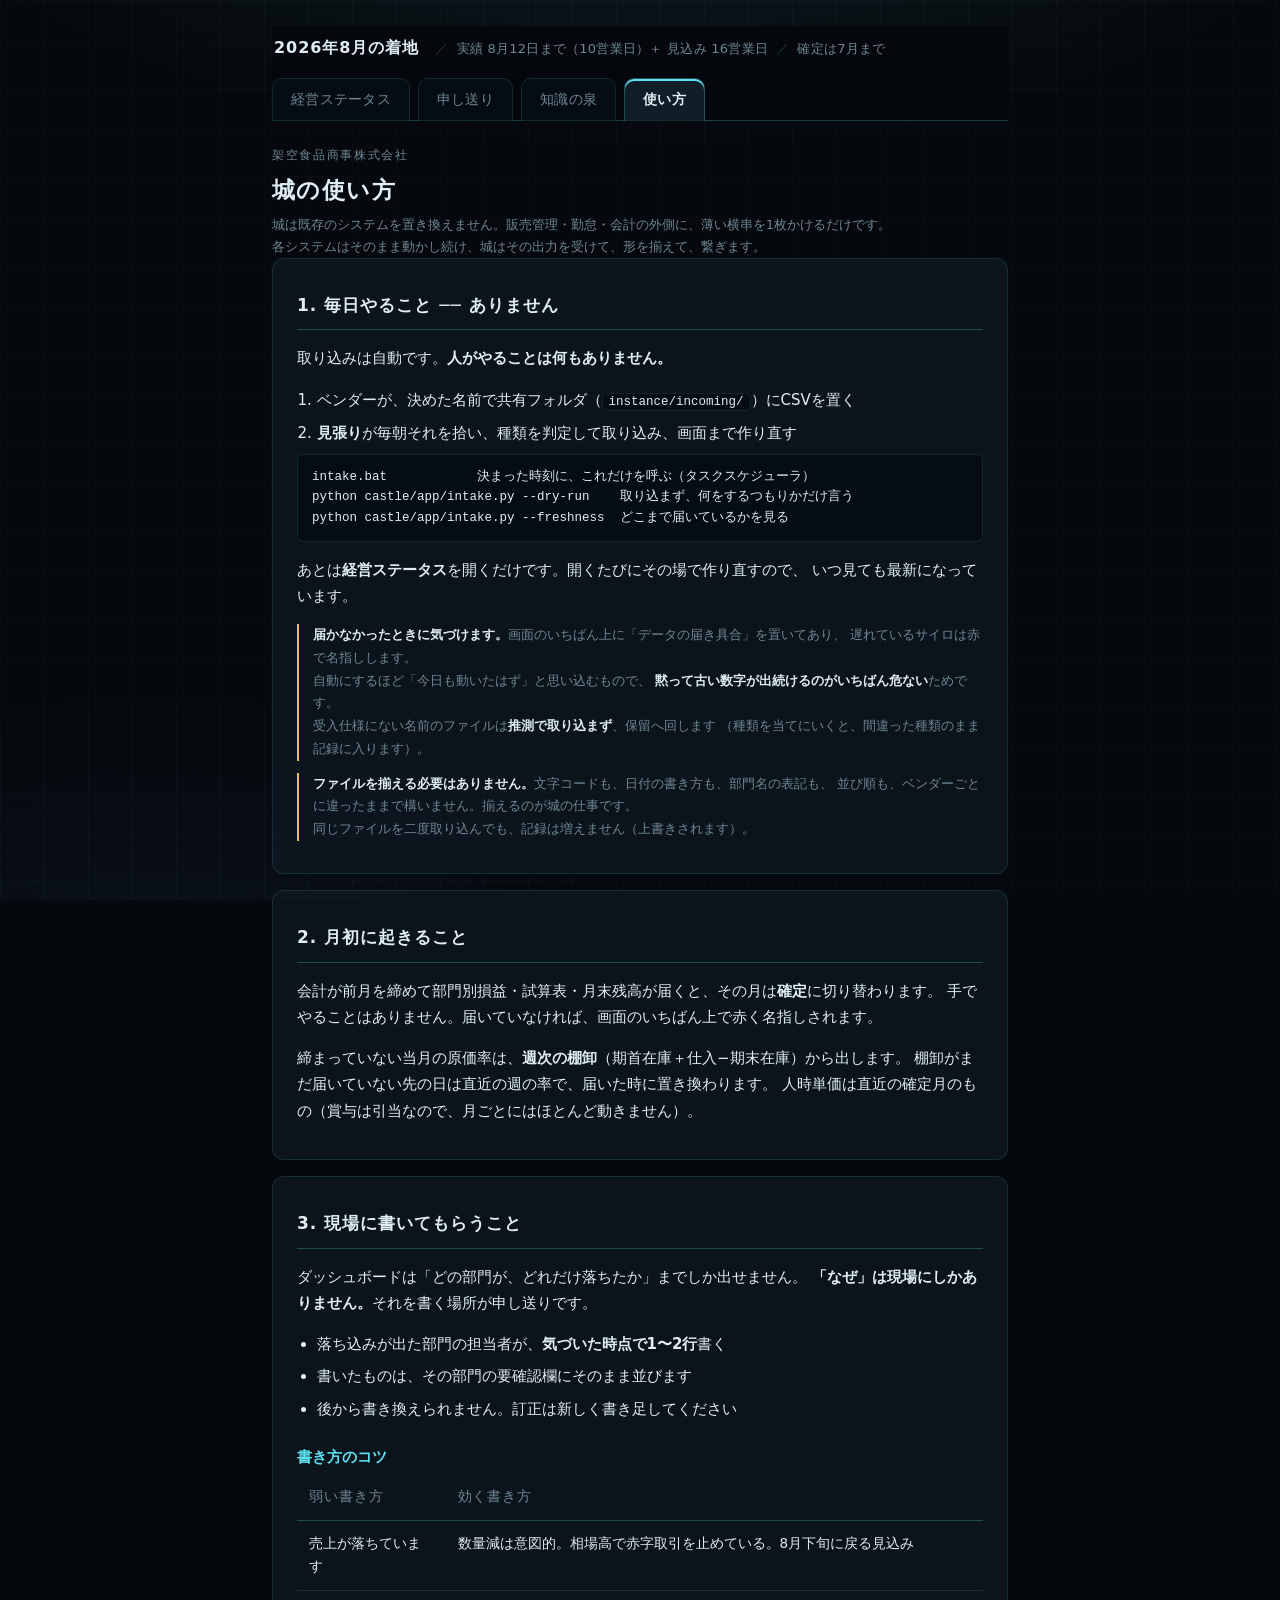
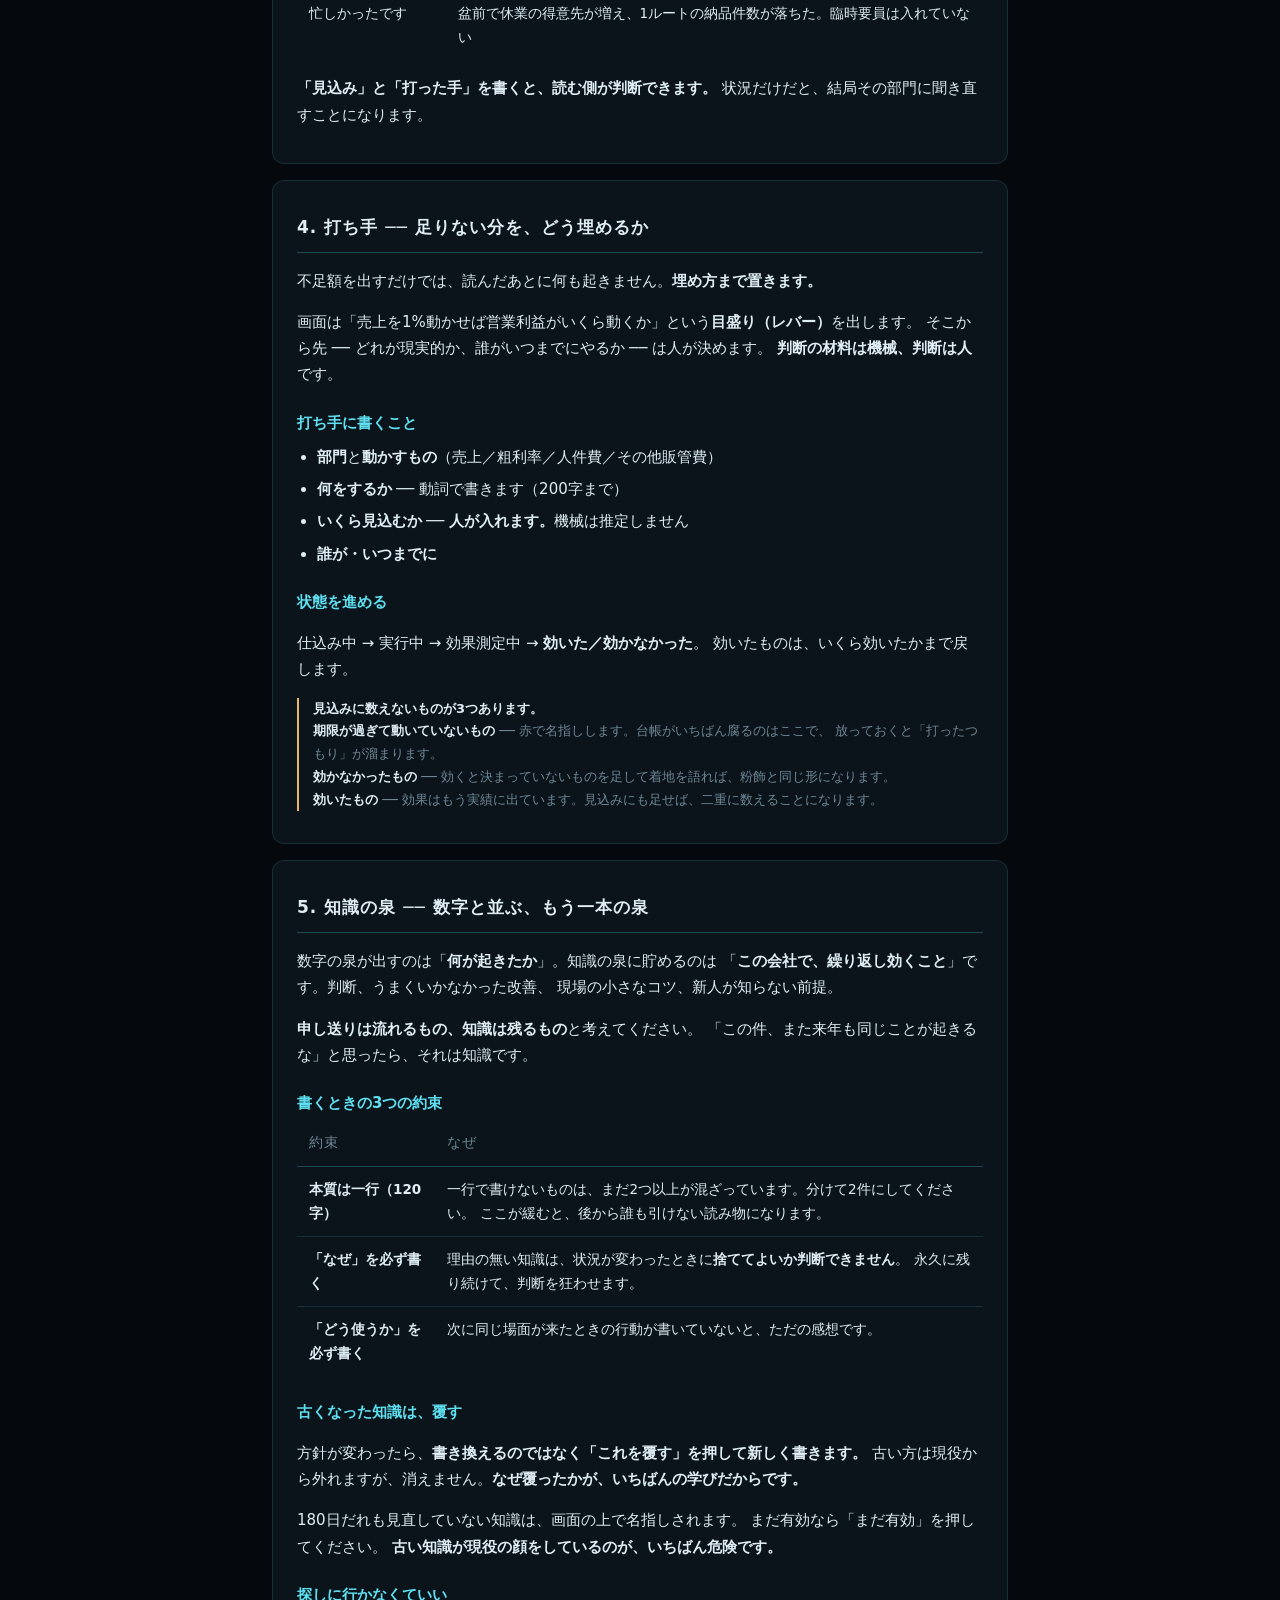
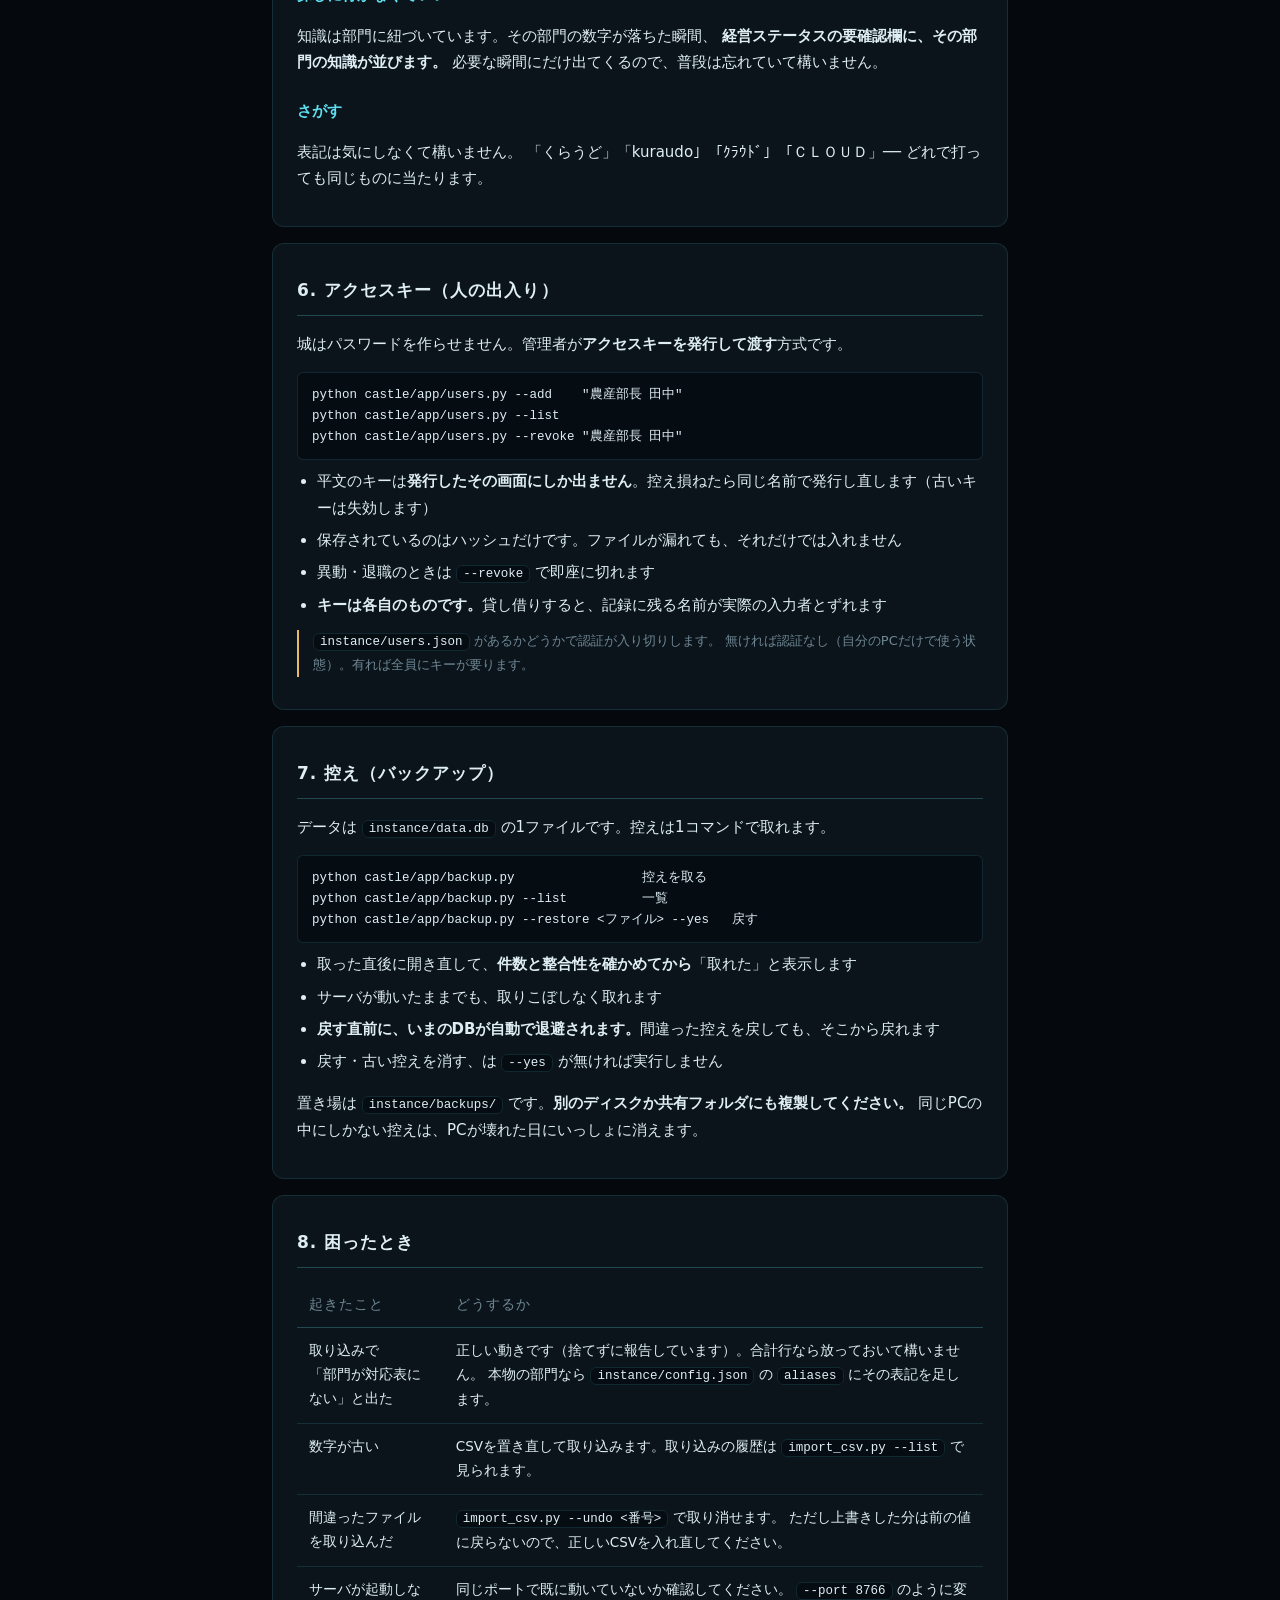
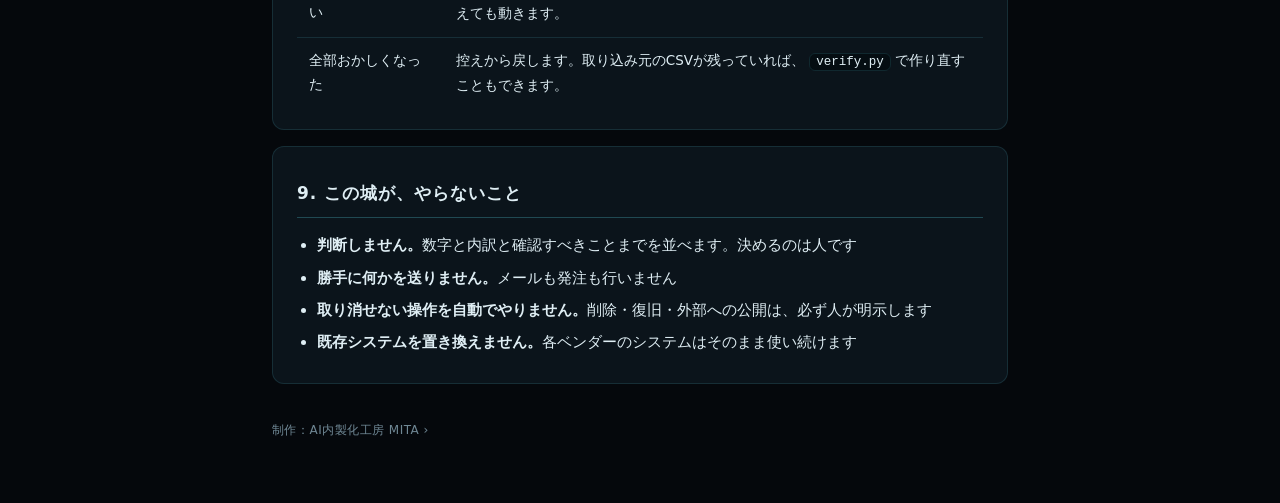
<file: docs/guide.html>
<!doctype html>
<html lang="ja">
<head>
<meta charset="utf-8">
<meta name="viewport" content="width=device-width, initial-scale=1">
<title>使い方 ── 架空食品商事株式会社</title>
<style>
/* 城の見た目。全画面で共有する ── 変えるときはここ1枚だけ。
   ビルド時に各テンプレートへ差し込むので、実行時の外部ファイル読み込みはゼロのまま。

   イメージは「空中に投影されたステータス」。暗闇にぼうっと浮かぶ。

   ただし **光らせるのは数字と線と縁だけ**。本文まで光らせると読めなくなる。
   面は半透明にして、背後の微かな明かりを透かす。影で持ち上げず、光で浮かせる。 */

:root{
  --bg:#05080c;
  --ink:#dfeef4;
  --muted:#6f8794;

  --accent:#5ee0f0;          /* 投影光。主指標と現在地にだけ */
  --accent-dim:#2f8fa2;
  --bar:#5ee0f0;
  --prior:#8a7fc0;           /* 前年。当年（シアン）と目標（琥珀）のどちらとも別の色相にする */
  --ok:#5fd6a4;
  --warn:#e8b866;
  --bad:#ff7a6b;

  --card:rgba(17,28,38,.62);
  --card-2:rgba(22,38,50,.74);
  --line:rgba(94,224,240,.13);
  --line-2:rgba(94,224,240,.26);
  --code:rgba(4,10,16,.72);

  --glow:0 0 18px rgba(94,224,240,.30);
  --glow-soft:0 0 34px rgba(94,224,240,.16);
}

*{box-sizing:border-box}

body{
  margin:0;
  color:var(--ink);
  background:
    /* 上からの投影光 */
    radial-gradient(1100px 520px at 50% -220px, rgba(94,224,240,.13), transparent 72%),
    radial-gradient(760px 420px at 12% 108%, rgba(80,140,220,.07), transparent 70%),
    /* HUDの格子。ほとんど見えない濃さで空間を出す */
    linear-gradient(rgba(94,224,240,.028) 1px, transparent 1px),
    linear-gradient(90deg, rgba(94,224,240,.028) 1px, transparent 1px),
    var(--bg);
  background-size:auto, auto, 44px 44px, 44px 44px, auto;
  background-attachment:fixed;
  font-family:"Yu Gothic UI","Yu Gothic","Hiragino Sans","Meiryo",system-ui,sans-serif;
  font-size:15px;
  line-height:1.75;
  -webkit-font-smoothing:antialiased;
}

.wrap{max-width:1040px;margin:0 auto;padding:26px 22px 72px}

/* 画面の行き来。**押せる物に見えなければ、そこにあることに気づけない。**
   飾り文字のままだと、タブがあると分からず戻れなくなる。 */
nav{
  display:flex;gap:8px;flex-wrap:wrap;font-size:13.5px;letter-spacing:.02em;
  padding:6px 0 0;margin-bottom:24px;
  border-bottom:1px solid var(--line-2);
  /* 下へ送っても、いつの話かとタブは残る。板は背景をほぼ塗りつぶす（透けると読めない） */
  position:sticky;top:0;z-index:20;
  background:rgba(5,8,12,.93);backdrop-filter:blur(8px);
}
/* いつの話か。**全画面で同じ文面** ── 画面ごとに書き分けると、片方だけ古くなる */
nav .when{
  flex-basis:100%;display:flex;flex-wrap:wrap;align-items:baseline;
  font-size:13px;color:var(--muted);padding:2px 2px 8px;letter-spacing:.02em;
  font-variant-numeric:tabular-nums;
}
nav .when b{color:var(--ink);font-size:16px;font-weight:600;letter-spacing:.06em;margin-right:8px}
nav .when .sep{color:var(--line-2);margin:0 8px}
nav a.tab{
  color:var(--muted);text-decoration:none;padding:9px 18px;
  border:1px solid var(--line);border-bottom:none;
  border-radius:10px 10px 0 0;margin-bottom:-1px;
  background:rgba(10,20,30,.45);transition:color .18s,background .18s,border-color .18s;
}
nav a.tab:hover{color:var(--accent);border-color:var(--line-2);
  background:rgba(20,40,56,.7)}
/* いまどこにいるか。**色だけでなく塗りと縁で示す。** */
nav a.tab.here{
  color:var(--ink);font-weight:600;cursor:default;
  background:var(--card-2);border-color:var(--line-2);
  box-shadow:inset 0 2px 0 var(--accent);
}
nav a.tab.quit{margin-left:auto;border:none;background:none;font-size:12px;
  align-self:center;padding:9px 4px}

.eyebrow{color:var(--muted);font-size:12px;letter-spacing:.14em}
h1{font-size:23px;font-weight:600;margin:4px 0 4px;letter-spacing:.06em}
.sub,.lead{color:var(--muted);font-size:12.5px}
/* 節の見出し。**節が11個ある画面では、切れ目が目で分かることが効く。**
   小さな飾り文字にしていた頃は節が3つだったが、増えたら中の見出しに負けた
   ── 2026-09-05、h2 12.5px が h3 13.5px より小さく、階層が逆になっていた。 */
h2{
  font-size:17px;font-weight:600;color:var(--ink);
  letter-spacing:.06em;margin:46px 0 14px;
  padding-bottom:9px;border-bottom:1px solid var(--line-2);
}
h3{font-size:15px;font-weight:600;margin:22px 0 4px;color:var(--accent)}

.up{color:var(--ok)} .down{color:var(--bad)} .flat{color:var(--muted)}
/* 誤差圏は、向きが分かる程度に落とす。**全部が赤いと、どれも赤くない。** */
.up.soft,.down.soft{opacity:.55;font-weight:400}
b,strong{font-weight:600}

/* 面 ── 半透明。縁の上辺だけを光らせて、板が浮いているように見せる */
.card,.none,.notice,.msg,.limits,details.howto{
  position:relative;
  background:var(--card);
  border:1px solid var(--line);
  border-radius:12px;
  backdrop-filter:blur(7px);
  -webkit-backdrop-filter:blur(7px);
}

table{width:100%;border-collapse:collapse}
th,td{
  padding:11px 12px;text-align:right;border-bottom:1px solid var(--line);
  font-variant-numeric:tabular-nums;font-feature-settings:"tnum" 1;
}
th{color:var(--muted);font-size:11.5px;font-weight:500;letter-spacing:.07em;
   border-bottom-color:var(--line-2)}
td.name,th.name{text-align:left;white-space:nowrap}
tbody tr{transition:background .15s}
tbody tr:hover{background:rgba(94,224,240,.045)}
tbody tr:last-child td{border-bottom:none}

/* 表は横に逃がす。**スマホで列を潰して行を増やさない** ──
   2026-09-08、375pxで段階利益の「出どころ」が1文字ずつ折れ、1行が321pxになっていた。
   PC幅では枠は透明で何も変わらない。狭い幅でだけ、表は自分の幅を保ち、枠の中で横に送る。 */
.scroll{overflow-x:auto;-webkit-overflow-scrolling:touch;max-width:100%;scrollbar-width:thin}
.scroll table{min-width:100%}
@media (max-width:720px){
  .scroll table{width:max-content;min-width:100%}
  .scroll th,.scroll td{white-space:nowrap}
  .scroll td.note{white-space:normal;min-width:18em;max-width:24em}
  .scroll table.ladder td.note{white-space:nowrap;max-width:none}
  /* 横に送っても、どの行かが分かるように1列目は残す。
     帯の行（tr.sub 等）は背景がグラデーションなので、それより強い指定で塗りつぶす
     ── 透けると、送った先の数字が名前に重なる（2026-09-08、実機相当の描画で見えた） */
  .scroll table thead tr th.name,.scroll table tbody tr td.name{
    position:sticky;left:0;z-index:1;background:#0b141c;
    box-shadow:2px 0 0 rgba(94,224,240,.12)}
  /* いつの話かの帯とタブは、狭い幅では詰める。固定表示が画面の3分の1を食っていた */
  nav{gap:4px;font-size:12px;margin-bottom:16px}
  nav a.tab{padding:6px 9px;border-radius:8px 8px 0 0}
  nav .when{font-size:11.5px;padding:0 0 5px}
  nav .when b{font-size:14px;margin-right:6px}
  nav .when .sep{margin:0 5px}
}

.none{padding:14px 18px;color:var(--muted);font-size:13.5px}

.notice{border-left:2px solid var(--warn);padding:12px 18px;margin-top:18px;
        font-size:13px;color:var(--muted)}
.notice b{color:var(--warn);font-weight:600;text-shadow:0 0 14px rgba(232,184,102,.30)}

.msg{padding:11px 16px;margin:16px 0;font-size:13px;border-left:2px solid var(--bad)}
.msg.ok{border-left-color:var(--ok)}
.msg.warn{border-left-color:var(--warn)}

.tag{
  border:1px solid var(--line-2);border-radius:3px;padding:1px 7px;
  font-size:10.5px;letter-spacing:.07em;color:var(--muted);
}

code,pre{
  background:var(--code);border:1px solid var(--line);border-radius:6px;
  font-size:12.5px;font-family:ui-monospace,"Consolas","Menlo",monospace;color:var(--ink);
}
code{padding:1px 6px}
pre{padding:12px 14px;overflow-x:auto;margin:8px 0;line-height:1.65}

label{display:block;font-size:12px;color:var(--muted);letter-spacing:.05em;margin:14px 0 5px}
input,select,textarea{
  width:100%;padding:9px 11px;font:inherit;color:var(--ink);
  background:rgba(4,10,16,.6);border:1px solid var(--line-2);border-radius:6px;
}
input:focus,select:focus,textarea:focus{
  outline:none;border-color:var(--accent);box-shadow:0 0 0 1px rgba(94,224,240,.18), var(--glow-soft);
}
textarea{resize:vertical}
button{
  padding:10px 24px;font:inherit;font-weight:600;letter-spacing:.05em;
  color:#04121a;background:var(--accent);border:0;border-radius:6px;cursor:pointer;
  box-shadow:var(--glow);transition:filter .15s,box-shadow .15s;
}
button:hover{filter:brightness(1.1);box-shadow:0 0 26px rgba(94,224,240,.45)}
button.quiet{
  background:transparent;color:var(--muted);border:1px solid var(--line-2);
  font-weight:400;padding:4px 12px;font-size:11.5px;box-shadow:none;
}
button.quiet:hover{color:var(--accent);border-color:var(--accent-dim);box-shadow:var(--glow-soft)}

svg{display:block;width:100%;height:auto}
/* 線は光らせる。ここが「投影されている」感じの主役 */
svg polyline{filter:drop-shadow(0 0 5px rgba(94,224,240,.40))}

.keys,.legend{color:var(--muted);font-size:11.5px;margin-top:10px;
              display:flex;gap:18px;flex-wrap:wrap}
.keys i{display:inline-block;width:16px;height:2px;vertical-align:3px;margin-right:6px}
.keys i.dash{background:repeating-linear-gradient(90deg,var(--bar),var(--bar) 3px,transparent 3px,transparent 6px)}
.keys i.dash-warn{background:repeating-linear-gradient(90deg,var(--warn),var(--warn) 4px,transparent 4px,transparent 7px)}

details.howto{padding:0 22px;margin-top:18px}
details.howto[open]{padding-bottom:18px}
details.howto summary{
  cursor:pointer;padding:14px 0;font-size:13.5px;font-weight:600;list-style:none;
  letter-spacing:.05em;color:var(--muted);
}
details.howto summary:hover{color:var(--accent)}
details.howto summary::-webkit-details-marker{display:none}
details.howto summary::before{content:"▸ ";color:var(--accent)}
details.howto[open] summary::before{content:"▾ "}
details.howto p,details.howto li{font-size:13px;color:var(--muted);margin:2px 0}
details.howto b{color:var(--ink)}
details.howto ul{padding-left:1.2em;margin:5px 0}

.limits{padding:4px 22px 16px;margin-top:12px}
.limits ul{margin:10px 0 0;padding-left:1.2em;font-size:13px;color:var(--muted)}
.limits li{margin-bottom:7px}
.limits b{color:var(--ink)}

footer{
  margin-top:44px;color:var(--muted);font-size:11.5px;letter-spacing:.04em;
  border-top:1px solid var(--line);padding-top:14px;
}

.credit{margin:36px 0 0;font-size:12px;letter-spacing:.04em}
.credit a{color:var(--muted);text-decoration:none}
.credit a:hover{color:var(--accent)}
footer+.credit{margin-top:10px}

.wrap{max-width:780px}
section{background:var(--card);border:1px solid var(--line);border-radius:12px;
        padding:4px 24px 20px;margin-bottom:16px}
section h2{margin-top:28px}
ol,ul{padding-left:1.3em;margin:8px 0}
li{margin-bottom:6px}
th,td{text-align:left;vertical-align:top;font-size:13.5px}
th{white-space:nowrap}
.note{border-left:2px solid var(--warn);padding-left:14px;color:var(--muted);
      font-size:13px;margin:12px 0;background:none;border-radius:0}
.note b{color:var(--ink)}
a{color:var(--bar)}
</style>
<link rel="icon" href="favicon.png" type="image/png" sizes="64x64">
<link rel="apple-touch-icon" href="apple-touch-icon.png">
<link rel="manifest" href="manifest.webmanifest">
<meta name="theme-color" content="#05080c">
<meta name="apple-mobile-web-app-title" content="城">
<meta property="og:type" content="website">
<meta property="og:title" content="城 ─ 経営者の一枚画面（見本）">
<meta property="og:description" content="経営の数字を1枚の画面で見る「城」の見本です。会社も数字も、すべて架空です。">
<meta property="og:image" content="https://tatatasan323-cell.github.io/castle/ogp.jpg">
<meta property="og:image:width" content="1200">
<meta property="og:image:height" content="630">
<meta name="twitter:card" content="summary_large_image">
</head>
<body>
<div class="wrap">

<nav><div class="when"><b>2026年8月の着地</b><span class="sep">／</span>実績 8月12日まで（10営業日）＋ 見込み 16営業日<span class="sep">／</span>確定は7月まで</div><a class="tab" href="index.html">経営ステータス</a><a class="tab" href="note.html">申し送り</a><a class="tab" href="knowledge.html">知識の泉</a><a class="tab here" href="guide.html" aria-current="page">使い方</a></nav>

<div class="eyebrow">架空食品商事株式会社</div>
<h1>城の使い方</h1>
<div class="lead">
  城は既存のシステムを置き換えません。販売管理・勤怠・会計の外側に、薄い横串を1枚かけるだけです。<br>
  各システムはそのまま動かし続け、城はその出力を受けて、形を揃えて、繋ぎます。
</div>

<section>
<h2>1. 毎日やること ── ありません</h2>

<p>取り込みは自動です。<b>人がやることは何もありません。</b></p>

<ol>
  <li>ベンダーが、決めた名前で共有フォルダ（<code>instance/incoming/</code>）にCSVを置く</li>
  <li><b>見張り</b>が毎朝それを拾い、種類を判定して取り込み、画面まで作り直す</li>
</ol>

<pre>intake.bat            決まった時刻に、これだけを呼ぶ（タスクスケジューラ）
python castle/app/intake.py --dry-run    取り込まず、何をするつもりかだけ言う
python castle/app/intake.py --freshness  どこまで届いているかを見る</pre>

<p>あとは<b>経営ステータス</b>を開くだけです。開くたびにその場で作り直すので、
いつ見ても最新になっています。</p>

<div class="note">
  <b>届かなかったときに気づけます。</b>画面のいちばん上に「データの届き具合」を置いてあり、
  遅れているサイロは赤で名指しします。<br>
  自動にするほど「今日も動いたはず」と思い込むもので、
  <b>黙って古い数字が出続けるのがいちばん危ない</b>ためです。<br>
  受入仕様にない名前のファイルは<b>推測で取り込まず</b>、保留へ回します
  （種類を当てにいくと、間違った種類のまま記録に入ります）。
</div>

<div class="note">
  <b>ファイルを揃える必要はありません。</b>文字コードも、日付の書き方も、部門名の表記も、
  並び順も、ベンダーごとに違ったままで構いません。揃えるのが城の仕事です。<br>
  同じファイルを二度取り込んでも、記録は増えません（上書きされます）。
</div>
</section>

<section>
<h2>2. 月初に起きること</h2>

<p>会計が前月を締めて部門別損益・試算表・月末残高が届くと、その月は<b>確定</b>に切り替わります。
手でやることはありません。届いていなければ、画面のいちばん上で赤く名指しされます。</p>

<p>締まっていない当月の原価率は、<b>週次の棚卸</b>（期首在庫＋仕入−期末在庫）から出します。
棚卸がまだ届いていない先の日は直近の週の率で、届いた時に置き換わります。
人時単価は直近の確定月のもの（賞与は引当なので、月ごとにはほとんど動きません）。</p>
</section>

<section>
<h2>3. 現場に書いてもらうこと</h2>

<p>ダッシュボードは「どの部門が、どれだけ落ちたか」までしか出せません。
<b>「なぜ」は現場にしかありません。</b>それを書く場所が申し送りです。</p>

<ul>
  <li>落ち込みが出た部門の担当者が、<b>気づいた時点で1〜2行</b>書く</li>
  <li>書いたものは、その部門の要確認欄にそのまま並びます</li>
  <li>後から書き換えられません。訂正は新しく書き足してください</li>
</ul>

<h3>書き方のコツ</h3>
<div class="scroll"><table>
  <tr><th>弱い書き方</th><th>効く書き方</th></tr>
  <tr><td>売上が落ちています</td><td>数量減は意図的。相場高で赤字取引を止めている。8月下旬に戻る見込み</td></tr>
  <tr><td>忙しかったです</td><td>盆前で休業の得意先が増え、1ルートの納品件数が落ちた。臨時要員は入れていない</td></tr>
</table></div>

<p><b>「見込み」と「打った手」を書くと、読む側が判断できます。</b>
状況だけだと、結局その部門に聞き直すことになります。</p>
</section>

<section>
<h2>4. 打ち手 ── 足りない分を、どう埋めるか</h2>

<p>不足額を出すだけでは、読んだあとに何も起きません。<b>埋め方まで置きます。</b></p>

<p>画面は「売上を1%動かせば営業利益がいくら動くか」という<b>目盛り（レバー）</b>を出します。
そこから先 ── どれが現実的か、誰がいつまでにやるか ── は人が決めます。
<b>判断の材料は機械、判断は人</b>です。</p>

<h3>打ち手に書くこと</h3>
<ul>
  <li><b>部門</b>と<b>動かすもの</b>（売上／粗利率／人件費／その他販管費）</li>
  <li><b>何をするか</b> ── 動詞で書きます（200字まで）</li>
  <li><b>いくら見込むか</b> ── <b>人が入れます。</b>機械は推定しません</li>
  <li><b>誰が・いつまでに</b></li>
</ul>

<h3>状態を進める</h3>
<p>仕込み中 → 実行中 → 効果測定中 → <b>効いた／効かなかった</b>。
効いたものは、いくら効いたかまで戻します。</p>

<div class="note">
  <b>見込みに数えないものが3つあります。</b><br>
  <b>期限が過ぎて動いていないもの</b> ── 赤で名指しします。台帳がいちばん腐るのはここで、
  放っておくと「打ったつもり」が溜まります。<br>
  <b>効かなかったもの</b> ── 効くと決まっていないものを足して着地を語れば、粉飾と同じ形になります。<br>
  <b>効いたもの</b> ── 効果はもう実績に出ています。見込みにも足せば、二重に数えることになります。
</div>
</section>

<section>
<h2>5. 知識の泉 ── 数字と並ぶ、もう一本の泉</h2>

<p>数字の泉が出すのは「<b>何が起きたか</b>」。知識の泉に貯めるのは
「<b>この会社で、繰り返し効くこと</b>」です。判断、うまくいかなかった改善、
現場の小さなコツ、新人が知らない前提。</p>

<p><b>申し送りは流れるもの、知識は残るもの</b>と考えてください。
「この件、また来年も同じことが起きるな」と思ったら、それは知識です。</p>

<h3>書くときの3つの約束</h3>
<div class="scroll"><table>
  <tr><th>約束</th><th>なぜ</th></tr>
  <tr>
    <td><b>本質は一行（120字）</b></td>
    <td>一行で書けないものは、まだ2つ以上が混ざっています。分けて2件にしてください。
        ここが緩むと、後から誰も引けない読み物になります。</td>
  </tr>
  <tr>
    <td><b>「なぜ」を必ず書く</b></td>
    <td>理由の無い知識は、状況が変わったときに<b>捨ててよいか判断できません</b>。
        永久に残り続けて、判断を狂わせます。</td>
  </tr>
  <tr>
    <td><b>「どう使うか」を必ず書く</b></td>
    <td>次に同じ場面が来たときの行動が書いていないと、ただの感想です。</td>
  </tr>
</table></div>

<h3>古くなった知識は、覆す</h3>
<p>方針が変わったら、<b>書き換えるのではなく「これを覆す」を押して新しく書きます。</b>
古い方は現役から外れますが、消えません。<b>なぜ覆ったかが、いちばんの学びだからです。</b></p>

<p>180日だれも見直していない知識は、画面の上で名指しされます。
まだ有効なら「まだ有効」を押してください。
<b>古い知識が現役の顔をしているのが、いちばん危険です。</b></p>

<h3>探しに行かなくていい</h3>
<p>知識は部門に紐づいています。その部門の数字が落ちた瞬間、
<b>経営ステータスの要確認欄に、その部門の知識が並びます。</b>
必要な瞬間にだけ出てくるので、普段は忘れていて構いません。</p>

<h3>さがす</h3>
<p>表記は気にしなくて構いません。
「くらうど」「kuraudo」「ｸﾗｳﾄﾞ」「ＣＬＯＵＤ」── どれで打っても同じものに当たります。</p>
</section>

<section>
<h2>6. アクセスキー（人の出入り）</h2>

<p>城はパスワードを作らせません。管理者が<b>アクセスキーを発行して渡す</b>方式です。</p>

<pre>python castle/app/users.py --add    "農産部長 田中"
python castle/app/users.py --list
python castle/app/users.py --revoke "農産部長 田中"</pre>

<ul>
  <li>平文のキーは<b>発行したその画面にしか出ません</b>。控え損ねたら同じ名前で発行し直します（古いキーは失効します）</li>
  <li>保存されているのはハッシュだけです。ファイルが漏れても、それだけでは入れません</li>
  <li>異動・退職のときは <code>--revoke</code> で即座に切れます</li>
  <li><b>キーは各自のものです。</b>貸し借りすると、記録に残る名前が実際の入力者とずれます</li>
</ul>

<div class="note">
  <code>instance/users.json</code> があるかどうかで認証が入り切りします。
  無ければ認証なし（自分のPCだけで使う状態）。有れば全員にキーが要ります。
</div>
</section>

<section>
<h2>7. 控え（バックアップ）</h2>

<p>データは <code>instance/data.db</code> の1ファイルです。控えは1コマンドで取れます。</p>

<pre>python castle/app/backup.py                 控えを取る
python castle/app/backup.py --list          一覧
python castle/app/backup.py --restore &lt;ファイル&gt; --yes   戻す</pre>

<ul>
  <li>取った直後に開き直して、<b>件数と整合性を確かめてから</b>「取れた」と表示します</li>
  <li>サーバが動いたままでも、取りこぼしなく取れます</li>
  <li><b>戻す直前に、いまのDBが自動で退避されます。</b>間違った控えを戻しても、そこから戻れます</li>
  <li>戻す・古い控えを消す、は <code>--yes</code> が無ければ実行しません</li>
</ul>

<p>置き場は <code>instance/backups/</code> です。<b>別のディスクか共有フォルダにも複製してください。</b>
同じPCの中にしかない控えは、PCが壊れた日にいっしょに消えます。</p>
</section>

<section>
<h2>8. 困ったとき</h2>

<div class="scroll"><table>
  <tr><th>起きたこと</th><th>どうするか</th></tr>
  <tr>
    <td>取り込みで<br>「部門が対応表にない」と出た</td>
    <td>正しい動きです（捨てずに報告しています）。合計行なら放っておいて構いません。
        本物の部門なら <code>instance/config.json</code> の <code>aliases</code> にその表記を足します。</td>
  </tr>
  <tr>
    <td>数字が古い</td>
    <td>CSVを置き直して取り込みます。取り込みの履歴は
        <code>import_csv.py --list</code> で見られます。</td>
  </tr>
  <tr>
    <td>間違ったファイルを取り込んだ</td>
    <td><code>import_csv.py --undo &lt;番号&gt;</code> で取り消せます。
        ただし上書きした分は前の値に戻らないので、正しいCSVを入れ直してください。</td>
  </tr>
  <tr>
    <td>サーバが起動しない</td>
    <td>同じポートで既に動いていないか確認してください。
        <code>--port 8766</code> のように変えても動きます。</td>
  </tr>
  <tr>
    <td>全部おかしくなった</td>
    <td>控えから戻します。取り込み元のCSVが残っていれば、
        <code>verify.py</code> で作り直すこともできます。</td>
  </tr>
</table></div>
</section>

<section>
<h2>9. この城が、やらないこと</h2>

<ul>
  <li><b>判断しません。</b>数字と内訳と確認すべきことまでを並べます。決めるのは人です</li>
  <li><b>勝手に何かを送りません。</b>メールも発注も行いません</li>
  <li><b>取り消せない操作を自動でやりません。</b>削除・復旧・外部への公開は、必ず人が明示します</li>
  <li><b>既存システムを置き換えません。</b>各ベンダーのシステムはそのまま使い続けます</li>
</ul>
</section>

<p class="credit"><a href="https://ai-naiseika.github.io/" rel="noopener noreferrer">制作：AI内製化工房 MITA ›</a></p>

</div>
</body>
</html>
</file>
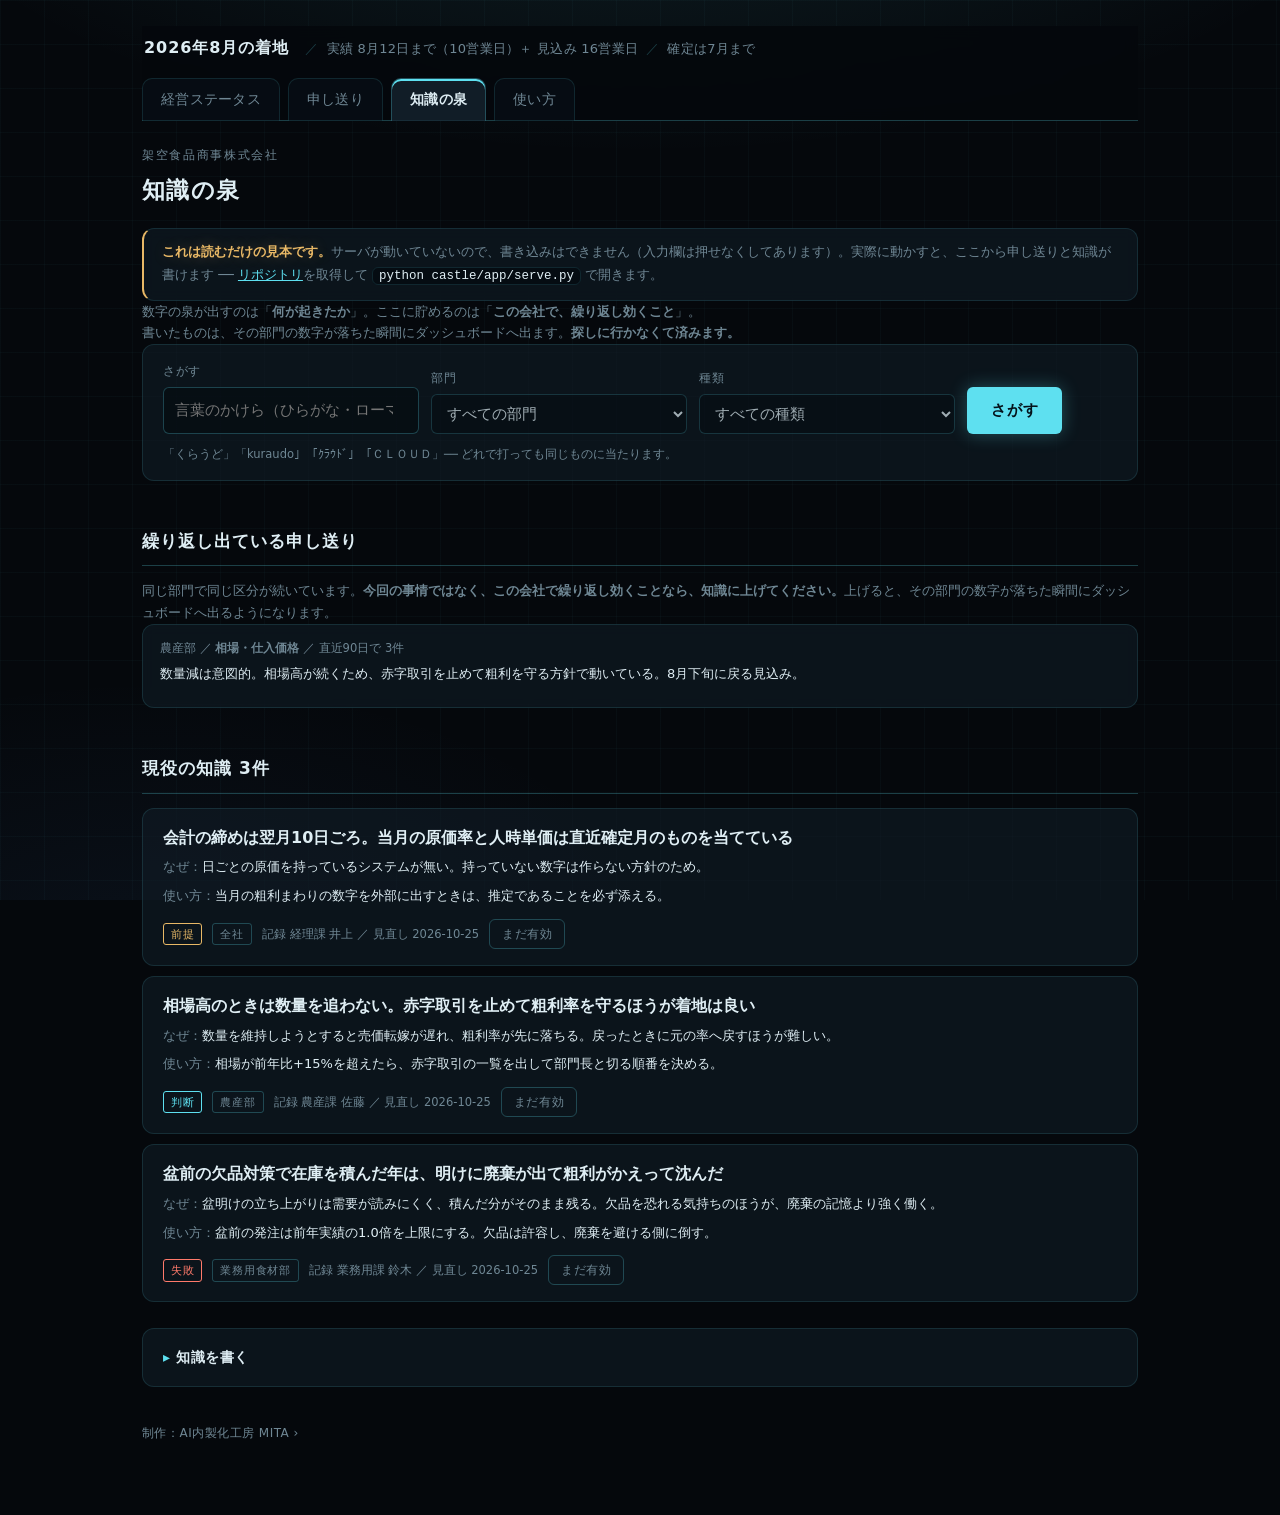
<file: docs/knowledge.html>
<!doctype html>
<html lang="ja">
<head>
<meta charset="utf-8">
<meta name="viewport" content="width=device-width, initial-scale=1">
<title>知識の泉 ── 架空食品商事株式会社</title>
<style>
/* 城の見た目。全画面で共有する ── 変えるときはここ1枚だけ。
   ビルド時に各テンプレートへ差し込むので、実行時の外部ファイル読み込みはゼロのまま。

   イメージは「空中に投影されたステータス」。暗闇にぼうっと浮かぶ。

   ただし **光らせるのは数字と線と縁だけ**。本文まで光らせると読めなくなる。
   面は半透明にして、背後の微かな明かりを透かす。影で持ち上げず、光で浮かせる。 */

:root{
  --bg:#05080c;
  --ink:#dfeef4;
  --muted:#6f8794;

  --accent:#5ee0f0;          /* 投影光。主指標と現在地にだけ */
  --accent-dim:#2f8fa2;
  --bar:#5ee0f0;
  --prior:#8a7fc0;           /* 前年。当年（シアン）と目標（琥珀）のどちらとも別の色相にする */
  --ok:#5fd6a4;
  --warn:#e8b866;
  --bad:#ff7a6b;

  --card:rgba(17,28,38,.62);
  --card-2:rgba(22,38,50,.74);
  --line:rgba(94,224,240,.13);
  --line-2:rgba(94,224,240,.26);
  --code:rgba(4,10,16,.72);

  --glow:0 0 18px rgba(94,224,240,.30);
  --glow-soft:0 0 34px rgba(94,224,240,.16);
}

*{box-sizing:border-box}

body{
  margin:0;
  color:var(--ink);
  background:
    /* 上からの投影光 */
    radial-gradient(1100px 520px at 50% -220px, rgba(94,224,240,.13), transparent 72%),
    radial-gradient(760px 420px at 12% 108%, rgba(80,140,220,.07), transparent 70%),
    /* HUDの格子。ほとんど見えない濃さで空間を出す */
    linear-gradient(rgba(94,224,240,.028) 1px, transparent 1px),
    linear-gradient(90deg, rgba(94,224,240,.028) 1px, transparent 1px),
    var(--bg);
  background-size:auto, auto, 44px 44px, 44px 44px, auto;
  background-attachment:fixed;
  font-family:"Yu Gothic UI","Yu Gothic","Hiragino Sans","Meiryo",system-ui,sans-serif;
  font-size:15px;
  line-height:1.75;
  -webkit-font-smoothing:antialiased;
}

.wrap{max-width:1040px;margin:0 auto;padding:26px 22px 72px}

/* 画面の行き来。**押せる物に見えなければ、そこにあることに気づけない。**
   飾り文字のままだと、タブがあると分からず戻れなくなる。 */
nav{
  display:flex;gap:8px;flex-wrap:wrap;font-size:13.5px;letter-spacing:.02em;
  padding:6px 0 0;margin-bottom:24px;
  border-bottom:1px solid var(--line-2);
  /* 下へ送っても、いつの話かとタブは残る。板は背景をほぼ塗りつぶす（透けると読めない） */
  position:sticky;top:0;z-index:20;
  background:rgba(5,8,12,.93);backdrop-filter:blur(8px);
}
/* いつの話か。**全画面で同じ文面** ── 画面ごとに書き分けると、片方だけ古くなる */
nav .when{
  flex-basis:100%;display:flex;flex-wrap:wrap;align-items:baseline;
  font-size:13px;color:var(--muted);padding:2px 2px 8px;letter-spacing:.02em;
  font-variant-numeric:tabular-nums;
}
nav .when b{color:var(--ink);font-size:16px;font-weight:600;letter-spacing:.06em;margin-right:8px}
nav .when .sep{color:var(--line-2);margin:0 8px}
nav a.tab{
  color:var(--muted);text-decoration:none;padding:9px 18px;
  border:1px solid var(--line);border-bottom:none;
  border-radius:10px 10px 0 0;margin-bottom:-1px;
  background:rgba(10,20,30,.45);transition:color .18s,background .18s,border-color .18s;
}
nav a.tab:hover{color:var(--accent);border-color:var(--line-2);
  background:rgba(20,40,56,.7)}
/* いまどこにいるか。**色だけでなく塗りと縁で示す。** */
nav a.tab.here{
  color:var(--ink);font-weight:600;cursor:default;
  background:var(--card-2);border-color:var(--line-2);
  box-shadow:inset 0 2px 0 var(--accent);
}
nav a.tab.quit{margin-left:auto;border:none;background:none;font-size:12px;
  align-self:center;padding:9px 4px}

.eyebrow{color:var(--muted);font-size:12px;letter-spacing:.14em}
h1{font-size:23px;font-weight:600;margin:4px 0 4px;letter-spacing:.06em}
.sub,.lead{color:var(--muted);font-size:12.5px}
/* 節の見出し。**節が11個ある画面では、切れ目が目で分かることが効く。**
   小さな飾り文字にしていた頃は節が3つだったが、増えたら中の見出しに負けた
   ── 2026-09-05、h2 12.5px が h3 13.5px より小さく、階層が逆になっていた。 */
h2{
  font-size:17px;font-weight:600;color:var(--ink);
  letter-spacing:.06em;margin:46px 0 14px;
  padding-bottom:9px;border-bottom:1px solid var(--line-2);
}
h3{font-size:15px;font-weight:600;margin:22px 0 4px;color:var(--accent)}

.up{color:var(--ok)} .down{color:var(--bad)} .flat{color:var(--muted)}
/* 誤差圏は、向きが分かる程度に落とす。**全部が赤いと、どれも赤くない。** */
.up.soft,.down.soft{opacity:.55;font-weight:400}
b,strong{font-weight:600}

/* 面 ── 半透明。縁の上辺だけを光らせて、板が浮いているように見せる */
.card,.none,.notice,.msg,.limits,details.howto{
  position:relative;
  background:var(--card);
  border:1px solid var(--line);
  border-radius:12px;
  backdrop-filter:blur(7px);
  -webkit-backdrop-filter:blur(7px);
}

table{width:100%;border-collapse:collapse}
th,td{
  padding:11px 12px;text-align:right;border-bottom:1px solid var(--line);
  font-variant-numeric:tabular-nums;font-feature-settings:"tnum" 1;
}
th{color:var(--muted);font-size:11.5px;font-weight:500;letter-spacing:.07em;
   border-bottom-color:var(--line-2)}
td.name,th.name{text-align:left;white-space:nowrap}
tbody tr{transition:background .15s}
tbody tr:hover{background:rgba(94,224,240,.045)}
tbody tr:last-child td{border-bottom:none}

/* 表は横に逃がす。**スマホで列を潰して行を増やさない** ──
   2026-09-08、375pxで段階利益の「出どころ」が1文字ずつ折れ、1行が321pxになっていた。
   PC幅では枠は透明で何も変わらない。狭い幅でだけ、表は自分の幅を保ち、枠の中で横に送る。 */
.scroll{overflow-x:auto;-webkit-overflow-scrolling:touch;max-width:100%;scrollbar-width:thin}
.scroll table{min-width:100%}
@media (max-width:720px){
  .scroll table{width:max-content;min-width:100%}
  .scroll th,.scroll td{white-space:nowrap}
  .scroll td.note{white-space:normal;min-width:18em;max-width:24em}
  .scroll table.ladder td.note{white-space:nowrap;max-width:none}
  /* 横に送っても、どの行かが分かるように1列目は残す。
     帯の行（tr.sub 等）は背景がグラデーションなので、それより強い指定で塗りつぶす
     ── 透けると、送った先の数字が名前に重なる（2026-09-08、実機相当の描画で見えた） */
  .scroll table thead tr th.name,.scroll table tbody tr td.name{
    position:sticky;left:0;z-index:1;background:#0b141c;
    box-shadow:2px 0 0 rgba(94,224,240,.12)}
  /* いつの話かの帯とタブは、狭い幅では詰める。固定表示が画面の3分の1を食っていた */
  nav{gap:4px;font-size:12px;margin-bottom:16px}
  nav a.tab{padding:6px 9px;border-radius:8px 8px 0 0}
  nav .when{font-size:11.5px;padding:0 0 5px}
  nav .when b{font-size:14px;margin-right:6px}
  nav .when .sep{margin:0 5px}
}

.none{padding:14px 18px;color:var(--muted);font-size:13.5px}

.notice{border-left:2px solid var(--warn);padding:12px 18px;margin-top:18px;
        font-size:13px;color:var(--muted)}
.notice b{color:var(--warn);font-weight:600;text-shadow:0 0 14px rgba(232,184,102,.30)}

.msg{padding:11px 16px;margin:16px 0;font-size:13px;border-left:2px solid var(--bad)}
.msg.ok{border-left-color:var(--ok)}
.msg.warn{border-left-color:var(--warn)}

.tag{
  border:1px solid var(--line-2);border-radius:3px;padding:1px 7px;
  font-size:10.5px;letter-spacing:.07em;color:var(--muted);
}

code,pre{
  background:var(--code);border:1px solid var(--line);border-radius:6px;
  font-size:12.5px;font-family:ui-monospace,"Consolas","Menlo",monospace;color:var(--ink);
}
code{padding:1px 6px}
pre{padding:12px 14px;overflow-x:auto;margin:8px 0;line-height:1.65}

label{display:block;font-size:12px;color:var(--muted);letter-spacing:.05em;margin:14px 0 5px}
input,select,textarea{
  width:100%;padding:9px 11px;font:inherit;color:var(--ink);
  background:rgba(4,10,16,.6);border:1px solid var(--line-2);border-radius:6px;
}
input:focus,select:focus,textarea:focus{
  outline:none;border-color:var(--accent);box-shadow:0 0 0 1px rgba(94,224,240,.18), var(--glow-soft);
}
textarea{resize:vertical}
button{
  padding:10px 24px;font:inherit;font-weight:600;letter-spacing:.05em;
  color:#04121a;background:var(--accent);border:0;border-radius:6px;cursor:pointer;
  box-shadow:var(--glow);transition:filter .15s,box-shadow .15s;
}
button:hover{filter:brightness(1.1);box-shadow:0 0 26px rgba(94,224,240,.45)}
button.quiet{
  background:transparent;color:var(--muted);border:1px solid var(--line-2);
  font-weight:400;padding:4px 12px;font-size:11.5px;box-shadow:none;
}
button.quiet:hover{color:var(--accent);border-color:var(--accent-dim);box-shadow:var(--glow-soft)}

svg{display:block;width:100%;height:auto}
/* 線は光らせる。ここが「投影されている」感じの主役 */
svg polyline{filter:drop-shadow(0 0 5px rgba(94,224,240,.40))}

.keys,.legend{color:var(--muted);font-size:11.5px;margin-top:10px;
              display:flex;gap:18px;flex-wrap:wrap}
.keys i{display:inline-block;width:16px;height:2px;vertical-align:3px;margin-right:6px}
.keys i.dash{background:repeating-linear-gradient(90deg,var(--bar),var(--bar) 3px,transparent 3px,transparent 6px)}
.keys i.dash-warn{background:repeating-linear-gradient(90deg,var(--warn),var(--warn) 4px,transparent 4px,transparent 7px)}

details.howto{padding:0 22px;margin-top:18px}
details.howto[open]{padding-bottom:18px}
details.howto summary{
  cursor:pointer;padding:14px 0;font-size:13.5px;font-weight:600;list-style:none;
  letter-spacing:.05em;color:var(--muted);
}
details.howto summary:hover{color:var(--accent)}
details.howto summary::-webkit-details-marker{display:none}
details.howto summary::before{content:"▸ ";color:var(--accent)}
details.howto[open] summary::before{content:"▾ "}
details.howto p,details.howto li{font-size:13px;color:var(--muted);margin:2px 0}
details.howto b{color:var(--ink)}
details.howto ul{padding-left:1.2em;margin:5px 0}

.limits{padding:4px 22px 16px;margin-top:12px}
.limits ul{margin:10px 0 0;padding-left:1.2em;font-size:13px;color:var(--muted)}
.limits li{margin-bottom:7px}
.limits b{color:var(--ink)}

footer{
  margin-top:44px;color:var(--muted);font-size:11.5px;letter-spacing:.04em;
  border-top:1px solid var(--line);padding-top:14px;
}

.credit{margin:36px 0 0;font-size:12px;letter-spacing:.04em}
.credit a{color:var(--muted);text-decoration:none}
.credit a:hover{color:var(--accent)}
footer+.credit{margin-top:10px}

.find{background:var(--card);border:1px solid var(--line);border-radius:12px;padding:16px 20px}
.find .row{display:flex;gap:12px;flex-wrap:wrap;align-items:flex-end}
.find .row>div{flex:1;min-width:150px}
.find label{margin-top:0}
.find .hint{color:var(--muted);font-size:11.5px;margin-top:10px}
.entry{background:var(--card);border:1px solid var(--line);border-radius:12px;
       padding:16px 20px;margin-bottom:10px}
.entry .ess{font-size:16px;font-weight:600;line-height:1.6}
.entry .sub{font-size:13px;color:var(--muted);margin-top:6px}
.entry .sub b{color:var(--ink);font-weight:400}
.entry .meta{font-size:11.5px;color:var(--muted);margin-top:11px;
             display:flex;gap:10px;flex-wrap:wrap;align-items:center}
.tag.判断{color:var(--bar);border-color:var(--bar)}
.tag.失敗{color:var(--bad);border-color:var(--bad)}
.tag.コツ{color:var(--ok);border-color:var(--ok)}
.tag.前提{color:var(--warn);border-color:var(--warn)}
.stale{color:var(--warn)}
form.inline{display:inline}
details.write{background:var(--card);border:1px solid var(--line);border-radius:12px;
              padding:0 20px;margin-top:26px}
details.write[open]{padding-bottom:20px}
details.write summary{cursor:pointer;padding:16px 0;font-weight:600;font-size:14px;
                      list-style:none;letter-spacing:.04em}
details.write summary::-webkit-details-marker{display:none}
details.write summary::before{content:"▸ ";color:var(--accent)}
details.write[open] summary::before{content:"▾ "}
.rule{background:var(--code);border:1px solid var(--line);border-radius:8px;
      padding:12px 16px;font-size:12px;color:var(--muted);margin:8px 0 4px;line-height:1.8}
.rule b{color:var(--ink)}
.two{display:grid;grid-template-columns:1fr 1fr;gap:14px}
.who{padding:9px 11px;border:1px solid var(--line-2);border-radius:6px;background:var(--bg)}
.who span{color:var(--muted);font-size:11.5px}
a{color:var(--bar)}

/* 繰り返し出ている申し送り。上げるかどうかは人が決める ── だからボタンではなくリンク */
.repeats{margin-top:6px}
.repeat{background:var(--card);border:1px solid var(--line);border-radius:12px;
        padding:13px 17px;margin-bottom:9px;backdrop-filter:blur(7px)}
.repeat .meta{color:var(--muted);font-size:11.5px}
.repeat .sample{font-size:13px;margin:5px 0 8px}
.repeat .lift{font-size:12px;color:var(--accent);text-decoration:none;
              border:1px solid var(--accent-dim);border-radius:20px;padding:4px 13px}
.repeat .lift:hover{text-shadow:var(--glow);box-shadow:var(--glow-soft)}
</style>
<link rel="icon" href="favicon.png" type="image/png" sizes="64x64">
<link rel="apple-touch-icon" href="apple-touch-icon.png">
<link rel="manifest" href="manifest.webmanifest">
<meta name="theme-color" content="#05080c">
<meta name="apple-mobile-web-app-title" content="城">
<meta property="og:type" content="website">
<meta property="og:title" content="城 ─ 経営者の一枚画面（見本）">
<meta property="og:description" content="経営の数字を1枚の画面で見る「城」の見本です。会社も数字も、すべて架空です。">
<meta property="og:image" content="https://tatatasan323-cell.github.io/castle/ogp.jpg">
<meta property="og:image:width" content="1200">
<meta property="og:image:height" content="630">
<meta name="twitter:card" content="summary_large_image">
</head>
<body>
<div class="wrap">

<nav><div class="when"><b>2026年8月の着地</b><span class="sep">／</span>実績 8月12日まで（10営業日）＋ 見込み 16営業日<span class="sep">／</span>確定は7月まで</div><a class="tab" href="index.html">経営ステータス</a><a class="tab" href="note.html">申し送り</a><a class="tab here" href="knowledge.html" aria-current="page">知識の泉</a><a class="tab" href="guide.html">使い方</a></nav>

<div class="eyebrow">架空食品商事株式会社</div>
<h1>知識の泉</h1><div class="notice"><b>これは読むだけの見本です。</b>サーバが動いていないので、書き込みはできません（入力欄は押せなくしてあります）。実際に動かすと、ここから申し送りと知識が書けます ── <a href="https://github.com/tatatasan323-cell/castle">リポジトリ</a>を取得して <code>python castle/app/serve.py</code> で開きます。</div>
<div class="lead">
  数字の泉が出すのは「<b>何が起きたか</b>」。ここに貯めるのは「<b>この会社で、繰り返し効くこと</b>」。<br>
  書いたものは、その部門の数字が落ちた瞬間にダッシュボードへ出ます。<b>探しに行かなくて済みます。</b>
</div>



<form class="find" method="get">
  <div class="row">
    <div>
      <label for="q">さがす</label>
      <input disabled type="search" id="q" name="q" value="" placeholder="言葉のかけら（ひらがな・ローマ字・略語でも）">
    </div>
    <div>
      <label for="subject">部門</label>
      <select disabled id="subject" name="subject"><option value="">すべての部門</option><option value="全社">全社</option><option value="加工食品部">加工食品部</option><option value="低温食品部">低温食品部</option><option value="農産部">農産部</option><option value="水産部">水産部</option><option value="畜産部">畜産部</option><option value="菓子・飲料部">菓子・飲料部</option><option value="業務用食材部">業務用食材部</option></select>
    </div>
    <div>
      <label for="type">種類</label>
      <select disabled id="type" name="type"><option value="">すべての種類</option><option value="判断">判断</option><option value="失敗">失敗</option><option value="コツ">コツ</option><option value="前提">前提</option></select>
    </div>
    <div style="flex:0"><button disabled type="submit">さがす</button></div>
  </div>
  <div class="hint">
    「くらうど」「kuraudo」「ｸﾗｳﾄﾞ」「ＣＬＯＵＤ」── どれで打っても同じものに当たります。
  </div>
</form>

<section class="repeats"><h2>繰り返し出ている申し送り</h2><div class="lead">同じ部門で同じ区分が続いています。<b>今回の事情ではなく、この会社で繰り返し効くことなら、知識に上げてください。</b>上げると、その部門の数字が落ちた瞬間にダッシュボードへ出るようになります。</div><div class="repeat"><div class="meta">農産部 ／ <b>相場・仕入価格</b> ／ 直近90日で 3件</div><div class="sample">数量減は意図的。相場高が続くため、赤字取引を止めて粗利を守る方針で動いている。8月下旬に戻る見込み。</div></div></section>



<h2>現役の知識 3件</h2>
<div class="entry"><div class="ess">会計の締めは翌月10日ごろ。当月の原価率と人時単価は直近確定月のものを当てている</div><div class="sub">なぜ：<b>日ごとの原価を持っているシステムが無い。持っていない数字は作らない方針のため。</b></div><div class="sub">使い方：<b>当月の粗利まわりの数字を外部に出すときは、推定であることを必ず添える。</b></div><div class="meta"><span class="tag 前提">前提</span><span class="tag">全社</span><span>記録 経理課 井上 ／ 見直し <span class="">2026-10-25</span></span><form class="inline" method="post"><input disabled type="hidden" name="action" value="review"><input disabled type="hidden" name="id" value="11568"><button disabled class="quiet" type="submit">まだ有効</button></form></div></div><div class="entry"><div class="ess">相場高のときは数量を追わない。赤字取引を止めて粗利率を守るほうが着地は良い</div><div class="sub">なぜ：<b>数量を維持しようとすると売価転嫁が遅れ、粗利率が先に落ちる。戻ったときに元の率へ戻すほうが難しい。</b></div><div class="sub">使い方：<b>相場が前年比+15%を超えたら、赤字取引の一覧を出して部門長と切る順番を決める。</b></div><div class="meta"><span class="tag 判断">判断</span><span class="tag">農産部</span><span>記録 農産課 佐藤 ／ 見直し <span class="">2026-10-25</span></span><form class="inline" method="post"><input disabled type="hidden" name="action" value="review"><input disabled type="hidden" name="id" value="11567"><button disabled class="quiet" type="submit">まだ有効</button></form></div></div><div class="entry"><div class="ess">盆前の欠品対策で在庫を積んだ年は、明けに廃棄が出て粗利がかえって沈んだ</div><div class="sub">なぜ：<b>盆明けの立ち上がりは需要が読みにくく、積んだ分がそのまま残る。欠品を恐れる気持ちのほうが、廃棄の記憶より強く働く。</b></div><div class="sub">使い方：<b>盆前の発注は前年実績の1.0倍を上限にする。欠品は許容し、廃棄を避ける側に倒す。</b></div><div class="meta"><span class="tag 失敗">失敗</span><span class="tag">業務用食材部</span><span>記録 業務用課 鈴木 ／ 見直し <span class="">2026-10-25</span></span><form class="inline" method="post"><input disabled type="hidden" name="action" value="review"><input disabled type="hidden" name="id" value="11566"><button disabled class="quiet" type="submit">まだ有効</button></form></div></div>

<details class="write" >
<summary>知識を書く</summary>

<div class="rule">
  <b>一行で書けないものは、まだ2つ以上が混ざっています。</b>分けて2件にしてください。<br>
  「なぜ」の無い知識は、状況が変わったときに捨ててよいか判断できません。<br>
  「どう使うか」の無い知識は、ただの感想になります。
</div>

<form method="post">
  <input disabled type="hidden" name="action" value="add">
  

  <div class="two">
    <div>
      <label for="k_subject">部門</label>
      <select disabled id="k_subject" name="subject" required><option value="全社">全社</option><option value="加工食品部">加工食品部</option><option value="低温食品部">低温食品部</option><option value="農産部">農産部</option><option value="水産部">水産部</option><option value="畜産部">畜産部</option><option value="菓子・飲料部">菓子・飲料部</option><option value="業務用食材部">業務用食材部</option></select>
    </div>
    <div>
      <label for="k_type">種類</label>
      <select disabled id="k_type" name="type" required><option value="判断">判断</option><option value="失敗">失敗</option><option value="コツ">コツ</option><option value="前提">前提</option></select>
    </div>
  </div>

  <label for="essence">本質（一行・120字まで）</label>
  <input disabled type="hidden" name="from_note" value="">
  <input disabled type="text" id="essence" name="essence" maxlength="120" required value=""
         placeholder="例：相場高のときは数量を追わず、赤字取引を止めて粗利を守る">

  <label for="why">なぜそうなのか（200字まで）</label>
  <textarea disabled id="why" name="why" maxlength="200" required
            placeholder="例：農産は数量が減っても荷扱いの手間が減らない。数量を追うと人時だけ増えて粗利が沈む"></textarea>

  <label for="how">どう使うか（200字まで）</label>
  <textarea disabled id="how" name="how" maxlength="200" required
            placeholder="例：原価率が前月比1pt以上悪化したら、まず赤字明細を洗って止める"></textarea>

  <div class="two">
    <div>
      <label for="tags">タグ（空白区切り・任意）</label>
      <input disabled type="text" id="tags" name="tags" placeholder="相場 粗利">
    </div>
    <div>
      <label for="k_author">記録者</label>
      <input disabled type="text" id="k_author" name="author" maxlength="30" required>
    </div>
  </div>

  <div style="margin-top:16px"><button disabled type="submit">記録する</button></div>
</form>
</details>

<p class="credit"><a href="https://ai-naiseika.github.io/" target="_blank" rel="noopener noreferrer">制作：AI内製化工房 MITA ›</a></p>

</div>
</body>
</html>
</file>
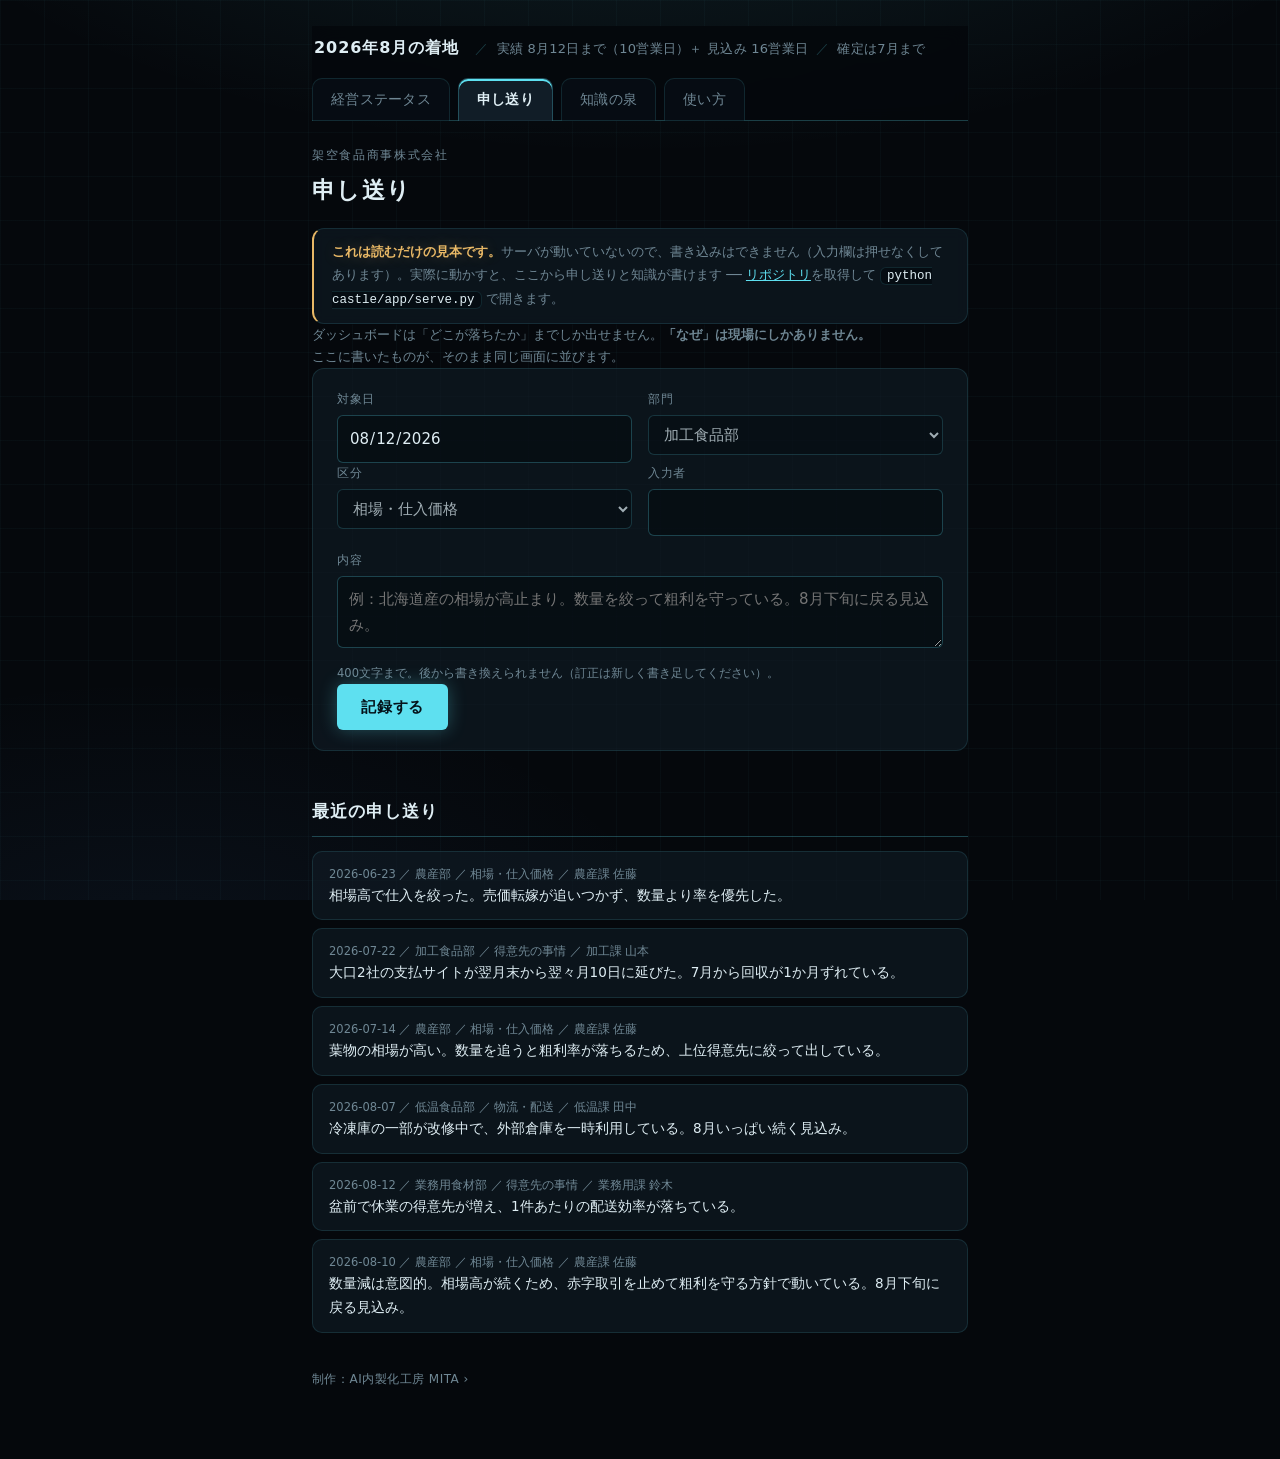
<file: docs/note.html>
<!doctype html>
<html lang="ja">
<head>
<meta charset="utf-8">
<meta name="viewport" content="width=device-width, initial-scale=1">
<title>申し送り ── 架空食品商事株式会社</title>
<style>
/* 城の見た目。全画面で共有する ── 変えるときはここ1枚だけ。
   ビルド時に各テンプレートへ差し込むので、実行時の外部ファイル読み込みはゼロのまま。

   イメージは「空中に投影されたステータス」。暗闇にぼうっと浮かぶ。

   ただし **光らせるのは数字と線と縁だけ**。本文まで光らせると読めなくなる。
   面は半透明にして、背後の微かな明かりを透かす。影で持ち上げず、光で浮かせる。 */

:root{
  --bg:#05080c;
  --ink:#dfeef4;
  --muted:#6f8794;

  --accent:#5ee0f0;          /* 投影光。主指標と現在地にだけ */
  --accent-dim:#2f8fa2;
  --bar:#5ee0f0;
  --prior:#8a7fc0;           /* 前年。当年（シアン）と目標（琥珀）のどちらとも別の色相にする */
  --ok:#5fd6a4;
  --warn:#e8b866;
  --bad:#ff7a6b;

  --card:rgba(17,28,38,.62);
  --card-2:rgba(22,38,50,.74);
  --line:rgba(94,224,240,.13);
  --line-2:rgba(94,224,240,.26);
  --code:rgba(4,10,16,.72);

  --glow:0 0 18px rgba(94,224,240,.30);
  --glow-soft:0 0 34px rgba(94,224,240,.16);
}

*{box-sizing:border-box}

body{
  margin:0;
  color:var(--ink);
  background:
    /* 上からの投影光 */
    radial-gradient(1100px 520px at 50% -220px, rgba(94,224,240,.13), transparent 72%),
    radial-gradient(760px 420px at 12% 108%, rgba(80,140,220,.07), transparent 70%),
    /* HUDの格子。ほとんど見えない濃さで空間を出す */
    linear-gradient(rgba(94,224,240,.028) 1px, transparent 1px),
    linear-gradient(90deg, rgba(94,224,240,.028) 1px, transparent 1px),
    var(--bg);
  background-size:auto, auto, 44px 44px, 44px 44px, auto;
  background-attachment:fixed;
  font-family:"Yu Gothic UI","Yu Gothic","Hiragino Sans","Meiryo",system-ui,sans-serif;
  font-size:15px;
  line-height:1.75;
  -webkit-font-smoothing:antialiased;
}

.wrap{max-width:1040px;margin:0 auto;padding:26px 22px 72px}

/* 画面の行き来。**押せる物に見えなければ、そこにあることに気づけない。**
   飾り文字のままだと、タブがあると分からず戻れなくなる。 */
nav{
  display:flex;gap:8px;flex-wrap:wrap;font-size:13.5px;letter-spacing:.02em;
  padding:6px 0 0;margin-bottom:24px;
  border-bottom:1px solid var(--line-2);
  /* 下へ送っても、いつの話かとタブは残る。板は背景をほぼ塗りつぶす（透けると読めない） */
  position:sticky;top:0;z-index:20;
  background:rgba(5,8,12,.93);backdrop-filter:blur(8px);
}
/* いつの話か。**全画面で同じ文面** ── 画面ごとに書き分けると、片方だけ古くなる */
nav .when{
  flex-basis:100%;display:flex;flex-wrap:wrap;align-items:baseline;
  font-size:13px;color:var(--muted);padding:2px 2px 8px;letter-spacing:.02em;
  font-variant-numeric:tabular-nums;
}
nav .when b{color:var(--ink);font-size:16px;font-weight:600;letter-spacing:.06em;margin-right:8px}
nav .when .sep{color:var(--line-2);margin:0 8px}
nav a.tab{
  color:var(--muted);text-decoration:none;padding:9px 18px;
  border:1px solid var(--line);border-bottom:none;
  border-radius:10px 10px 0 0;margin-bottom:-1px;
  background:rgba(10,20,30,.45);transition:color .18s,background .18s,border-color .18s;
}
nav a.tab:hover{color:var(--accent);border-color:var(--line-2);
  background:rgba(20,40,56,.7)}
/* いまどこにいるか。**色だけでなく塗りと縁で示す。** */
nav a.tab.here{
  color:var(--ink);font-weight:600;cursor:default;
  background:var(--card-2);border-color:var(--line-2);
  box-shadow:inset 0 2px 0 var(--accent);
}
nav a.tab.quit{margin-left:auto;border:none;background:none;font-size:12px;
  align-self:center;padding:9px 4px}

.eyebrow{color:var(--muted);font-size:12px;letter-spacing:.14em}
h1{font-size:23px;font-weight:600;margin:4px 0 4px;letter-spacing:.06em}
.sub,.lead{color:var(--muted);font-size:12.5px}
/* 節の見出し。**節が11個ある画面では、切れ目が目で分かることが効く。**
   小さな飾り文字にしていた頃は節が3つだったが、増えたら中の見出しに負けた
   ── 2026-09-05、h2 12.5px が h3 13.5px より小さく、階層が逆になっていた。 */
h2{
  font-size:17px;font-weight:600;color:var(--ink);
  letter-spacing:.06em;margin:46px 0 14px;
  padding-bottom:9px;border-bottom:1px solid var(--line-2);
}
h3{font-size:15px;font-weight:600;margin:22px 0 4px;color:var(--accent)}

.up{color:var(--ok)} .down{color:var(--bad)} .flat{color:var(--muted)}
/* 誤差圏は、向きが分かる程度に落とす。**全部が赤いと、どれも赤くない。** */
.up.soft,.down.soft{opacity:.55;font-weight:400}
b,strong{font-weight:600}

/* 面 ── 半透明。縁の上辺だけを光らせて、板が浮いているように見せる */
.card,.none,.notice,.msg,.limits,details.howto{
  position:relative;
  background:var(--card);
  border:1px solid var(--line);
  border-radius:12px;
  backdrop-filter:blur(7px);
  -webkit-backdrop-filter:blur(7px);
}

table{width:100%;border-collapse:collapse}
th,td{
  padding:11px 12px;text-align:right;border-bottom:1px solid var(--line);
  font-variant-numeric:tabular-nums;font-feature-settings:"tnum" 1;
}
th{color:var(--muted);font-size:11.5px;font-weight:500;letter-spacing:.07em;
   border-bottom-color:var(--line-2)}
td.name,th.name{text-align:left;white-space:nowrap}
tbody tr{transition:background .15s}
tbody tr:hover{background:rgba(94,224,240,.045)}
tbody tr:last-child td{border-bottom:none}

/* 表は横に逃がす。**スマホで列を潰して行を増やさない** ──
   2026-09-08、375pxで段階利益の「出どころ」が1文字ずつ折れ、1行が321pxになっていた。
   PC幅では枠は透明で何も変わらない。狭い幅でだけ、表は自分の幅を保ち、枠の中で横に送る。 */
.scroll{overflow-x:auto;-webkit-overflow-scrolling:touch;max-width:100%;scrollbar-width:thin}
.scroll table{min-width:100%}
@media (max-width:720px){
  .scroll table{width:max-content;min-width:100%}
  .scroll th,.scroll td{white-space:nowrap}
  .scroll td.note{white-space:normal;min-width:18em;max-width:24em}
  .scroll table.ladder td.note{white-space:nowrap;max-width:none}
  /* 横に送っても、どの行かが分かるように1列目は残す。
     帯の行（tr.sub 等）は背景がグラデーションなので、それより強い指定で塗りつぶす
     ── 透けると、送った先の数字が名前に重なる（2026-09-08、実機相当の描画で見えた） */
  .scroll table thead tr th.name,.scroll table tbody tr td.name{
    position:sticky;left:0;z-index:1;background:#0b141c;
    box-shadow:2px 0 0 rgba(94,224,240,.12)}
  /* いつの話かの帯とタブは、狭い幅では詰める。固定表示が画面の3分の1を食っていた */
  nav{gap:4px;font-size:12px;margin-bottom:16px}
  nav a.tab{padding:6px 9px;border-radius:8px 8px 0 0}
  nav .when{font-size:11.5px;padding:0 0 5px}
  nav .when b{font-size:14px;margin-right:6px}
  nav .when .sep{margin:0 5px}
}

.none{padding:14px 18px;color:var(--muted);font-size:13.5px}

.notice{border-left:2px solid var(--warn);padding:12px 18px;margin-top:18px;
        font-size:13px;color:var(--muted)}
.notice b{color:var(--warn);font-weight:600;text-shadow:0 0 14px rgba(232,184,102,.30)}

.msg{padding:11px 16px;margin:16px 0;font-size:13px;border-left:2px solid var(--bad)}
.msg.ok{border-left-color:var(--ok)}
.msg.warn{border-left-color:var(--warn)}

.tag{
  border:1px solid var(--line-2);border-radius:3px;padding:1px 7px;
  font-size:10.5px;letter-spacing:.07em;color:var(--muted);
}

code,pre{
  background:var(--code);border:1px solid var(--line);border-radius:6px;
  font-size:12.5px;font-family:ui-monospace,"Consolas","Menlo",monospace;color:var(--ink);
}
code{padding:1px 6px}
pre{padding:12px 14px;overflow-x:auto;margin:8px 0;line-height:1.65}

label{display:block;font-size:12px;color:var(--muted);letter-spacing:.05em;margin:14px 0 5px}
input,select,textarea{
  width:100%;padding:9px 11px;font:inherit;color:var(--ink);
  background:rgba(4,10,16,.6);border:1px solid var(--line-2);border-radius:6px;
}
input:focus,select:focus,textarea:focus{
  outline:none;border-color:var(--accent);box-shadow:0 0 0 1px rgba(94,224,240,.18), var(--glow-soft);
}
textarea{resize:vertical}
button{
  padding:10px 24px;font:inherit;font-weight:600;letter-spacing:.05em;
  color:#04121a;background:var(--accent);border:0;border-radius:6px;cursor:pointer;
  box-shadow:var(--glow);transition:filter .15s,box-shadow .15s;
}
button:hover{filter:brightness(1.1);box-shadow:0 0 26px rgba(94,224,240,.45)}
button.quiet{
  background:transparent;color:var(--muted);border:1px solid var(--line-2);
  font-weight:400;padding:4px 12px;font-size:11.5px;box-shadow:none;
}
button.quiet:hover{color:var(--accent);border-color:var(--accent-dim);box-shadow:var(--glow-soft)}

svg{display:block;width:100%;height:auto}
/* 線は光らせる。ここが「投影されている」感じの主役 */
svg polyline{filter:drop-shadow(0 0 5px rgba(94,224,240,.40))}

.keys,.legend{color:var(--muted);font-size:11.5px;margin-top:10px;
              display:flex;gap:18px;flex-wrap:wrap}
.keys i{display:inline-block;width:16px;height:2px;vertical-align:3px;margin-right:6px}
.keys i.dash{background:repeating-linear-gradient(90deg,var(--bar),var(--bar) 3px,transparent 3px,transparent 6px)}
.keys i.dash-warn{background:repeating-linear-gradient(90deg,var(--warn),var(--warn) 4px,transparent 4px,transparent 7px)}

details.howto{padding:0 22px;margin-top:18px}
details.howto[open]{padding-bottom:18px}
details.howto summary{
  cursor:pointer;padding:14px 0;font-size:13.5px;font-weight:600;list-style:none;
  letter-spacing:.05em;color:var(--muted);
}
details.howto summary:hover{color:var(--accent)}
details.howto summary::-webkit-details-marker{display:none}
details.howto summary::before{content:"▸ ";color:var(--accent)}
details.howto[open] summary::before{content:"▾ "}
details.howto p,details.howto li{font-size:13px;color:var(--muted);margin:2px 0}
details.howto b{color:var(--ink)}
details.howto ul{padding-left:1.2em;margin:5px 0}

.limits{padding:4px 22px 16px;margin-top:12px}
.limits ul{margin:10px 0 0;padding-left:1.2em;font-size:13px;color:var(--muted)}
.limits li{margin-bottom:7px}
.limits b{color:var(--ink)}

footer{
  margin-top:44px;color:var(--muted);font-size:11.5px;letter-spacing:.04em;
  border-top:1px solid var(--line);padding-top:14px;
}

.credit{margin:36px 0 0;font-size:12px;letter-spacing:.04em}
.credit a{color:var(--muted);text-decoration:none}
.credit a:hover{color:var(--accent)}
footer+.credit{margin-top:10px}

.wrap{max-width:700px}
.row{display:grid;grid-template-columns:1fr 1fr;gap:16px}
.hint{color:var(--muted);font-size:11.5px;margin-top:7px}
.who{padding:9px 11px;border:1px solid var(--line-2);border-radius:6px;background:var(--bg)}
.who span{color:var(--muted);font-size:11.5px}
form{background:var(--card);border:1px solid var(--line);border-radius:12px;padding:20px 24px}
form label:first-child{margin-top:0}
.note{background:var(--card);border:1px solid var(--line);border-radius:10px;
      padding:12px 16px;margin-bottom:8px;font-size:13.5px}
.note .meta{color:var(--muted);font-size:11.5px}
a{color:var(--bar)}
</style>
<link rel="icon" href="favicon.png" type="image/png" sizes="64x64">
<link rel="apple-touch-icon" href="apple-touch-icon.png">
<link rel="manifest" href="manifest.webmanifest">
<meta name="theme-color" content="#05080c">
<meta name="apple-mobile-web-app-title" content="城">
<meta property="og:type" content="website">
<meta property="og:title" content="城 ─ 経営者の一枚画面（見本）">
<meta property="og:description" content="経営の数字を1枚の画面で見る「城」の見本です。会社も数字も、すべて架空です。">
<meta property="og:image" content="https://tatatasan323-cell.github.io/castle/ogp.jpg">
<meta property="og:image:width" content="1200">
<meta property="og:image:height" content="630">
<meta name="twitter:card" content="summary_large_image">
</head>
<body>
<div class="wrap">

<nav><div class="when"><b>2026年8月の着地</b><span class="sep">／</span>実績 8月12日まで（10営業日）＋ 見込み 16営業日<span class="sep">／</span>確定は7月まで</div><a class="tab" href="index.html">経営ステータス</a><a class="tab here" href="note.html" aria-current="page">申し送り</a><a class="tab" href="knowledge.html">知識の泉</a><a class="tab" href="guide.html">使い方</a></nav>

<div class="eyebrow">架空食品商事株式会社</div>
<h1>申し送り</h1><div class="notice"><b>これは読むだけの見本です。</b>サーバが動いていないので、書き込みはできません（入力欄は押せなくしてあります）。実際に動かすと、ここから申し送りと知識が書けます ── <a href="https://github.com/tatatasan323-cell/castle">リポジトリ</a>を取得して <code>python castle/app/serve.py</code> で開きます。</div>
<div class="lead">
  ダッシュボードは「どこが落ちたか」までしか出せません。<b>「なぜ」は現場にしかありません。</b><br>
  ここに書いたものが、そのまま同じ画面に並びます。
</div>



<form method="post">
  <div class="row">
    <div>
      <label for="occurred_at">対象日</label>
      <input disabled type="date" id="occurred_at" name="occurred_at" value="2026-08-12" required>
    </div>
    <div>
      <label for="subject">部門</label>
      <select disabled id="subject" name="subject" required><option value="加工食品部">加工食品部</option><option value="低温食品部">低温食品部</option><option value="農産部">農産部</option><option value="水産部">水産部</option><option value="畜産部">畜産部</option><option value="菓子・飲料部">菓子・飲料部</option><option value="業務用食材部">業務用食材部</option></select>
    </div>
  </div>

  <div class="row">
    <div>
      <label for="category">区分</label>
      <select disabled id="category" name="category" required><option value="相場・仕入価格">相場・仕入価格</option><option value="天候・入荷">天候・入荷</option><option value="得意先の事情">得意先の事情</option><option value="人員・シフト">人員・シフト</option><option value="物流・配送">物流・配送</option><option value="システム・事務処理">システム・事務処理</option><option value="その他">その他</option></select>
    </div>
    <div>
      <label for="author">入力者</label>
      <input disabled type="text" id="author" name="author" value="" maxlength="30" required>
    </div>
  </div>

  <label for="text">内容</label>
  <textarea disabled id="text" name="text" maxlength="400" required
            placeholder="例：北海道産の相場が高止まり。数量を絞って粗利を守っている。8月下旬に戻る見込み。"></textarea>
  <div class="hint">400文字まで。後から書き換えられません（訂正は新しく書き足してください）。</div>

  <button disabled type="submit">記録する</button>
</form>

<h2>最近の申し送り</h2>
<div class="note"><div class="meta">2026-06-23 ／ 農産部 ／ 相場・仕入価格 ／ 農産課 佐藤</div>相場高で仕入を絞った。売価転嫁が追いつかず、数量より率を優先した。</div><div class="note"><div class="meta">2026-07-22 ／ 加工食品部 ／ 得意先の事情 ／ 加工課 山本</div>大口2社の支払サイトが翌月末から翌々月10日に延びた。7月から回収が1か月ずれている。</div><div class="note"><div class="meta">2026-07-14 ／ 農産部 ／ 相場・仕入価格 ／ 農産課 佐藤</div>葉物の相場が高い。数量を追うと粗利率が落ちるため、上位得意先に絞って出している。</div><div class="note"><div class="meta">2026-08-07 ／ 低温食品部 ／ 物流・配送 ／ 低温課 田中</div>冷凍庫の一部が改修中で、外部倉庫を一時利用している。8月いっぱい続く見込み。</div><div class="note"><div class="meta">2026-08-12 ／ 業務用食材部 ／ 得意先の事情 ／ 業務用課 鈴木</div>盆前で休業の得意先が増え、1件あたりの配送効率が落ちている。</div><div class="note"><div class="meta">2026-08-10 ／ 農産部 ／ 相場・仕入価格 ／ 農産課 佐藤</div>数量減は意図的。相場高が続くため、赤字取引を止めて粗利を守る方針で動いている。8月下旬に戻る見込み。</div>

<p class="credit"><a href="https://ai-naiseika.github.io/" target="_blank" rel="noopener noreferrer">制作：AI内製化工房 MITA ›</a></p>

</div>
</body>
</html>
</file>
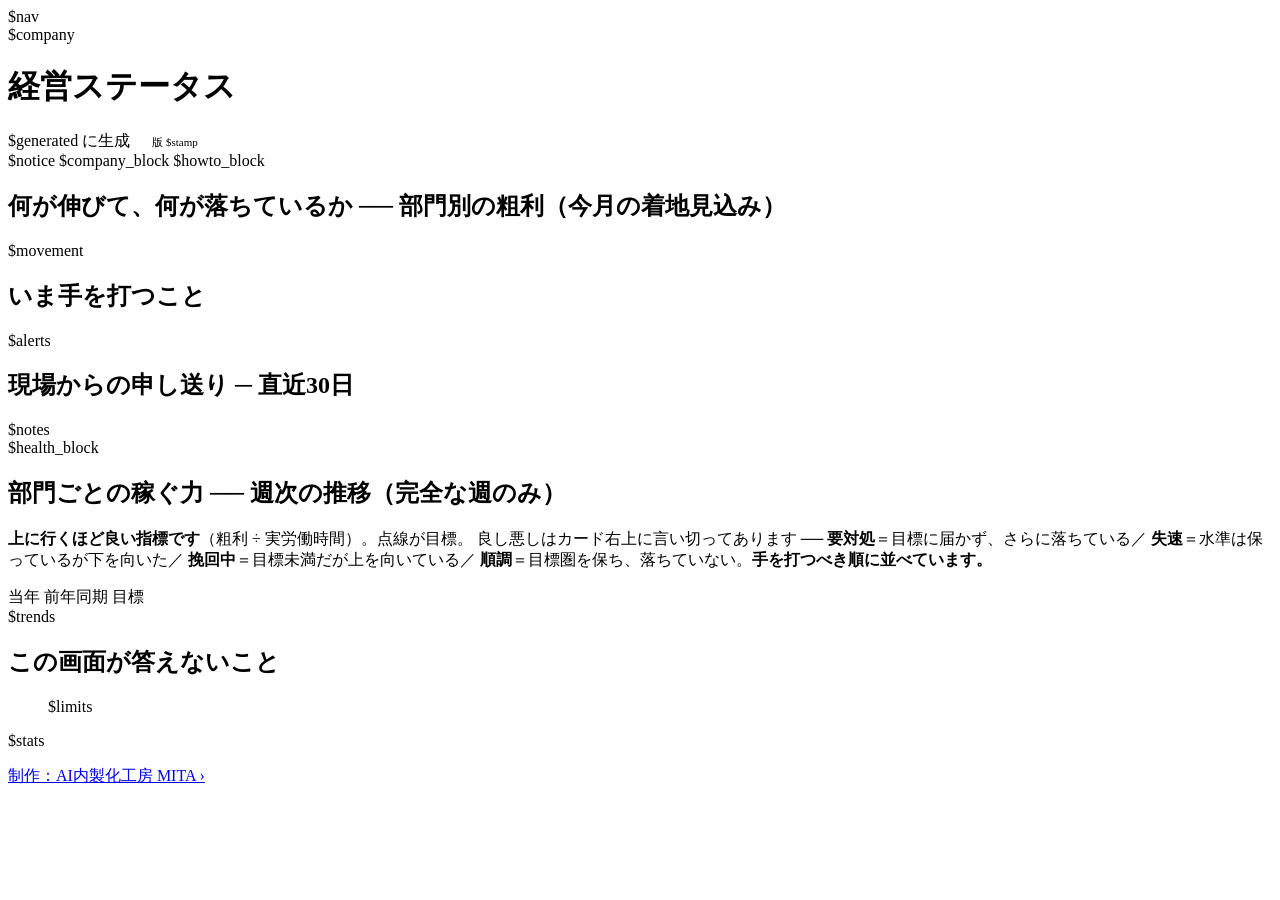
<file: castle/templates/dashboard.html>
<!doctype html>
<html lang="ja">
<head>
<meta charset="utf-8">
<meta name="viewport" content="width=device-width, initial-scale=1">
<title>経営ステータス ── $company</title>
<style>
$theme

/* 半透明の板。共通の見え方 */
.landing,.voyage,.breakdown>div,.alert,section.notes .note,.spark{
  background:var(--card);border:1px solid var(--line);border-radius:12px;
  backdrop-filter:blur(7px);-webkit-backdrop-filter:blur(7px);
}

/* ── 着地見込み：投影の中心。ここだけ一段明るく、縁を光らせる ── */
.landing{position:relative;background:var(--card-2);border-color:var(--line-2);
         padding:26px 30px 22px;margin-top:18px;overflow:hidden}
.landing::before{content:"";position:absolute;left:0;right:0;top:0;height:1px;
                 background:linear-gradient(90deg,var(--accent),rgba(94,224,240,.15) 45%,transparent 78%);
                 box-shadow:0 0 14px rgba(94,224,240,.5)}
.landing .label{color:var(--muted);font-size:12px;letter-spacing:.14em}
.landing .figure{display:flex;align-items:baseline;gap:18px;flex-wrap:wrap;margin:8px 0 2px}
.landing .figure b{
  font-size:54px;font-weight:600;line-height:1.05;letter-spacing:-.01em;
  color:var(--accent);font-variant-numeric:tabular-nums;
  text-shadow:0 0 22px rgba(94,224,240,.55), 0 0 60px rgba(94,224,240,.22);
}
@media (prefers-reduced-motion: no-preference){
  /* ごく緩い明滅。投影されているものに見せるための最小限 */
  .landing .figure b{animation:hover-glow 7s ease-in-out infinite alternate}
  @keyframes hover-glow{
    from{text-shadow:0 0 18px rgba(94,224,240,.42), 0 0 52px rgba(94,224,240,.16)}
    to  {text-shadow:0 0 26px rgba(94,224,240,.62), 0 0 74px rgba(94,224,240,.28)}
  }
}
.landing .figure .unit{font-size:13.5px;color:var(--muted)}
.landing .against{display:flex;gap:36px;flex-wrap:wrap;margin-top:16px;font-size:14px;
                  font-variant-numeric:tabular-nums}
.landing .against div span{color:var(--muted);font-size:11.5px;letter-spacing:.07em;display:block}
.landing .progress{margin-top:22px}
.landing .track{height:6px;background:rgba(4,10,16,.6);border:1px solid var(--line);
                border-radius:3px;display:flex;overflow:hidden}
.landing .track i{display:block;height:100%}
.landing .track .done{background:var(--accent);box-shadow:0 0 12px rgba(94,224,240,.6)}
.landing .track .todo{background:repeating-linear-gradient(45deg,var(--line-2),var(--line-2) 2px,
                      transparent 2px,transparent 7px)}
.landing .legend{margin-top:9px}

.breakdown{display:grid;grid-template-columns:repeat(auto-fit,minmax(180px,1fr));gap:12px;margin-top:14px}
.breakdown>div{padding:14px 17px}
.breakdown .k{color:var(--muted);font-size:11.5px;letter-spacing:.07em}
.breakdown .v{font-size:21px;font-weight:600;margin-top:3px;font-variant-numeric:tabular-nums;
              text-shadow:0 0 16px rgba(94,224,240,.14)}
.breakdown .n{color:var(--muted);font-size:11.5px;margin-top:2px}

/* 利益の階段。小計だけを明るくし、加減項目は退かせる */
table.ladder{margin-top:14px}
table.ladder td{font-variant-numeric:tabular-nums}
table.ladder td.v{text-align:right;white-space:nowrap}
table.ladder td.c{text-align:right;white-space:nowrap}
table.ladder td.ly{color:var(--muted)}
table.ladder td.note{color:var(--muted);font-size:11.5px}
table.ladder tr.adj td.name{padding-left:22px;color:var(--muted)}
table.ladder tr.adj td{font-size:12.5px}
/* **利益の段に帯を敷く。** 加減項目と同じ見た目だと、営業利益も経常利益も
   数字の列に埋もれて、どこが「段」なのか目で追えない。 */
table.ladder tr.sub td{font-weight:600;font-size:14px;
  border-top:1px solid var(--line-2);
  background:linear-gradient(90deg,rgba(94,224,240,.11),rgba(94,224,240,.02))}
table.ladder tr.sub td.name{color:var(--ink);letter-spacing:.03em}
table.ladder tr.sub td.v{color:var(--ink);font-size:15px;
  text-shadow:0 0 14px rgba(94,224,240,.20)}
table.ladder tr.sub td.name::before{content:"";display:inline-block;
  width:3px;height:14px;margin-right:9px;vertical-align:-2px;border-radius:2px;
  background:var(--accent-dim)}
/* 起点（売上高）は加減項目ではない。ここから削られていく、という始まりを示す */
table.ladder tr.head td{background:linear-gradient(90deg,rgba(255,255,255,.07),transparent);
  border-top:none}
table.ladder tr.head td.name::before{background:var(--muted)}
/* 最後に残るもの。いちばん強く */
table.ladder tr.last td{border-top:1px solid var(--accent);
  background:linear-gradient(90deg,rgba(94,224,240,.24),rgba(94,224,240,.05))}
table.ladder tr.last td.name::before{background:var(--accent);height:17px}
table.ladder tr.last td.v{color:var(--accent);font-size:18px;
                          text-shadow:0 0 18px rgba(94,224,240,.45)}
table.ladder.small td{padding:7px 10px}

.cashgrid{display:grid;grid-template-columns:repeat(auto-fit,minmax(320px,1fr));gap:12px;margin-top:14px}
.panel-box{background:var(--card);border:1px solid var(--line);border-radius:12px;
           padding:16px 19px;backdrop-filter:blur(7px);-webkit-backdrop-filter:blur(7px)}
.panel-box h3{font-size:14px;font-weight:600;margin:0 0 6px;color:var(--accent);
              text-shadow:var(--glow)}

.voyage{padding:18px 20px 14px}

/* タブはCSSだけで切り替える。JavaScriptは入れない（CDNが切れた日に死ぬのと同じ理由） */
.tabs>input{position:absolute;width:0;height:0;opacity:0;pointer-events:none}
.tabbar{display:flex;gap:7px;flex-wrap:wrap;margin-bottom:16px}
.tabbar label{font-size:11.5px;letter-spacing:.04em;padding:6px 15px;cursor:pointer;
              border:1px solid var(--line);border-radius:20px;color:var(--muted);
              transition:color .15s,border-color .15s,box-shadow .15s}
.tabbar label:hover{color:var(--accent)}
#ch-total:checked~.tabbar label[for="ch-total"],
#ch-amount:checked~.tabbar label[for="ch-amount"],
#ch-rate:checked~.tabbar label[for="ch-rate"],
#ch-year:checked~.tabbar label[for="ch-year"]{
  color:var(--accent);border-color:var(--accent-dim);box-shadow:var(--glow-soft)}
.verdict{font-size:13.5px;line-height:1.85;margin:14px 0 0;color:var(--ink)}
.verdict b{font-size:15px}.verdict b.ok{color:var(--ok)}
.verdict b.warn{color:var(--warn)}.verdict b.bad{color:var(--bad)}
.freshness{background:var(--card);border:1px solid var(--line);border-radius:12px;
  padding:14px 18px;margin-bottom:18px;font-size:13px}
.freshness summary{cursor:pointer;color:var(--muted);font-size:13.5px}
.freshness table{margin-top:12px;font-size:12.5px}
.freshness tr.late td{color:var(--bad)}
.stamp{margin-left:10px;padding:2px 8px;border:1px solid var(--line-2);border-radius:99px;
  font-size:11px;color:var(--muted);font-variant-numeric:tabular-nums}
.why{margin:10px 0 0}
.why>summary{cursor:pointer;color:var(--muted);font-size:12px;letter-spacing:.03em;
  list-style:none;display:inline-block;padding:3px 10px;border:1px solid var(--line);
  border-radius:99px}
.why>summary::-webkit-details-marker{display:none}
.why>summary:hover{color:var(--accent);border-color:var(--line-2)}
.why[open]>summary{margin-bottom:8px}
.why p{margin:8px 0 0}

/* 補足の印。JavaScriptは使わず、:hover と :focus だけで出す。
   触る画面には hover が無いので、tabindex を付けて focus でも開くようにする
   ── ホバーだけに閉じ込めると、スマホで永久に読めない情報ができる。 */
.hint{position:relative;display:inline-block;margin-left:5px;width:15px;height:15px;
  line-height:15px;text-align:center;border-radius:50%;border:1px solid var(--line-2);
  color:var(--muted);font-size:10.5px;cursor:help;vertical-align:middle;outline:none}
.hint:hover,.hint:focus{color:var(--accent);border-color:var(--accent)}
.hint .tip{display:none;position:absolute;left:50%;bottom:22px;transform:translateX(-50%);
  width:270px;padding:11px 13px;background:var(--card-2);border:1px solid var(--line-2);
  border-radius:10px;box-shadow:0 12px 30px rgba(0,0,0,.6);color:var(--ink);
  font-size:12px;line-height:1.75;text-align:left;z-index:20;cursor:auto;white-space:normal}
.hint:hover .tip,.hint:focus .tip{display:block}
/* 右端に置く印は左へ開く。中央から開くと画面の外へ出る（実測で確認） */
.hint.tip-right .tip{left:auto;right:-8px;transform:none}
/* 3つの問いに番号を振る。**画面が答えるのは3つだと、見ただけで分かる形にする。** */
.q{display:inline-flex;align-items:center;justify-content:center;
  width:24px;height:24px;margin-right:10px;border-radius:50%;
  background:linear-gradient(160deg,rgba(94,224,240,.30),rgba(48,124,196,.16));
  border:1px solid var(--line-2);color:var(--accent);font-size:13px;
  font-weight:700;vertical-align:middle;font-variant-numeric:tabular-nums}
.asof{color:var(--muted);font-size:11px;margin-left:6px}
.panel{display:none}
#ch-total:checked~#p-total,#ch-amount:checked~#p-amount,
#ch-rate:checked~#p-rate,#ch-year:checked~#p-year{display:block}

.keys.series{margin:0 0 10px}
.keys.series .key{cursor:default;transition:color .15s}
.keys.series .key:hover{color:var(--ink)}
.chart svg .s{transition:opacity .15s,stroke-width .15s}

.barcell{width:26%}
.bar{position:relative;height:10px;background:rgba(4,10,16,.6);
     border:1px solid var(--line);border-radius:3px}
.bar .fill{position:absolute;left:0;top:0;bottom:0;background:var(--bar);border-radius:2px;
           box-shadow:0 0 10px rgba(94,224,240,.45)}
.bar .target{position:absolute;top:-4px;bottom:-4px;width:1px;background:var(--warn);
             box-shadow:0 0 8px rgba(232,184,102,.7)}
tr.worst td{background:rgba(255,122,107,.07)}

.alert{border-left:2px solid var(--bad);padding:15px 19px;margin-bottom:10px}
.alert.mild{border-left-color:var(--warn)}
.alert .head{font-weight:600;letter-spacing:.04em}
.alert .tag{margin-left:9px;vertical-align:2px}
.alert .body{font-size:13px;color:var(--muted);margin-top:6px}
.alert .body b{color:var(--ink)}
.alert .ask{font-size:13px;margin-top:9px}
.attached{margin-top:13px;padding-top:11px;border-top:1px solid var(--line)}
.attached .cap{font-size:10.5px;color:var(--accent-dim);letter-spacing:.12em;margin-bottom:6px}
.note,.know{font-size:13px;padding:7px 0}
.note+.note,.know+.know{border-top:1px solid var(--line)}
.note .meta,.know .meta{color:var(--muted);font-size:11.5px}
.know .ess{font-weight:600;margin-top:2px}
.know .sub{color:var(--muted);font-size:12px}
section.notes .note{padding:13px 17px;margin-bottom:8px}

.grid{display:grid;grid-template-columns:repeat(auto-fit,minmax(210px,1fr));gap:12px}
.spark{padding:14px 17px}
.spark .t{display:flex;justify-content:space-between;align-items:baseline;font-size:13px}
.spark .t span{color:var(--muted);font-size:11.5px;font-variant-numeric:tabular-nums}
.spark .now{font-size:19px;font-weight:600;font-variant-numeric:tabular-nums;margin:7px 0 3px;
            text-shadow:0 0 14px rgba(94,224,240,.16)}
.spark .now em{font-style:normal;font-size:11.5px;color:var(--muted);margin-left:2px}
.spark .f{display:flex;gap:15px;font-size:11.5px;color:var(--muted);margin-top:5px;
          font-variant-numeric:tabular-nums}

/* 判定チップ。線を読ませるのではなく、良し悪しをここで言い切る */
.chip{font-size:10.5px;letter-spacing:.1em;padding:2px 10px;border-radius:20px;
      border:1px solid var(--line-2);white-space:nowrap}
.chip.c1{color:var(--bad);border-color:rgba(255,122,107,.5);box-shadow:0 0 13px rgba(255,122,107,.22)}
.chip.c2{color:var(--warn);border-color:rgba(232,184,102,.5);box-shadow:0 0 13px rgba(232,184,102,.20)}
.chip.c3{color:var(--accent);border-color:var(--accent-dim)}
.chip.c4{color:var(--ok);border-color:rgba(95,214,164,.45)}
.spark.c1{border-color:rgba(255,122,107,.32)}

/* 目盛り。スケールの無い線は「なんとなく上がっている」しか言えない */
.spark svg text.ax,.spark svg text.axx{font-size:9px;fill:var(--muted);
                                       font-variant-numeric:tabular-nums}
.spark svg text.axt{font-size:9px;fill:var(--warn);opacity:.9;
                    font-variant-numeric:tabular-nums}
/* 前年は光らせない。手前で光るのは当年だけ */
.spark svg polyline.prior{filter:none;opacity:.95}
</style>
</head>
<body>
<div class="wrap">

$nav

<header>
  <div class="eyebrow">$company</div>
  <h1>経営ステータス</h1>
  <div class="sub">$generated に生成
    <span class="stamp" title="この画面の版。URLの ?v= と一致していれば最新です">版 $stamp</span></div>
</header>

$notice

$company_block

$howto_block

<section>
  <h2>何が伸びて、何が落ちているか ── 部門別の粗利（今月の着地見込み）</h2>
  $movement
</section>

<section>
  <h2>いま手を打つこと</h2>
  $alerts
</section>

<section class="notes">
  <h2>現場からの申し送り ─ 直近30日</h2>
  $notes
</section>

$health_block

<section>
  <h2>部門ごとの稼ぐ力 ── 週次の推移（完全な週のみ）</h2>
  <p class="lead"><b>上に行くほど良い指標です</b>（粗利 ÷ 実労働時間）。点線が目標。
    良し悪しはカード右上に言い切ってあります ──
    <b>要対処</b>＝目標に届かず、さらに落ちている／
    <b>失速</b>＝水準は保っているが下を向いた／
    <b>挽回中</b>＝目標未満だが上を向いている／
    <b>順調</b>＝目標圏を保ち、落ちていない。<b>手を打つべき順に並べています。</b></p>
  <div class="keys"><span><i style="background:var(--accent)"></i>当年</span>
    <span><i style="background:var(--prior)"></i>前年同期</span>
    <span><i class="dash-warn"></i>目標</span></div>
  <div class="grid">$trends</div>
</section>

<section class="limits">
  <h2>この画面が答えないこと</h2>
  <ul>$limits</ul>
</section>

<footer>$stats</footer>
<p class="credit"><a href="https://ai-naiseika.github.io/" rel="noopener noreferrer">制作：AI内製化工房 MITA ›</a></p>

</div>
</body>
</html>
</file>
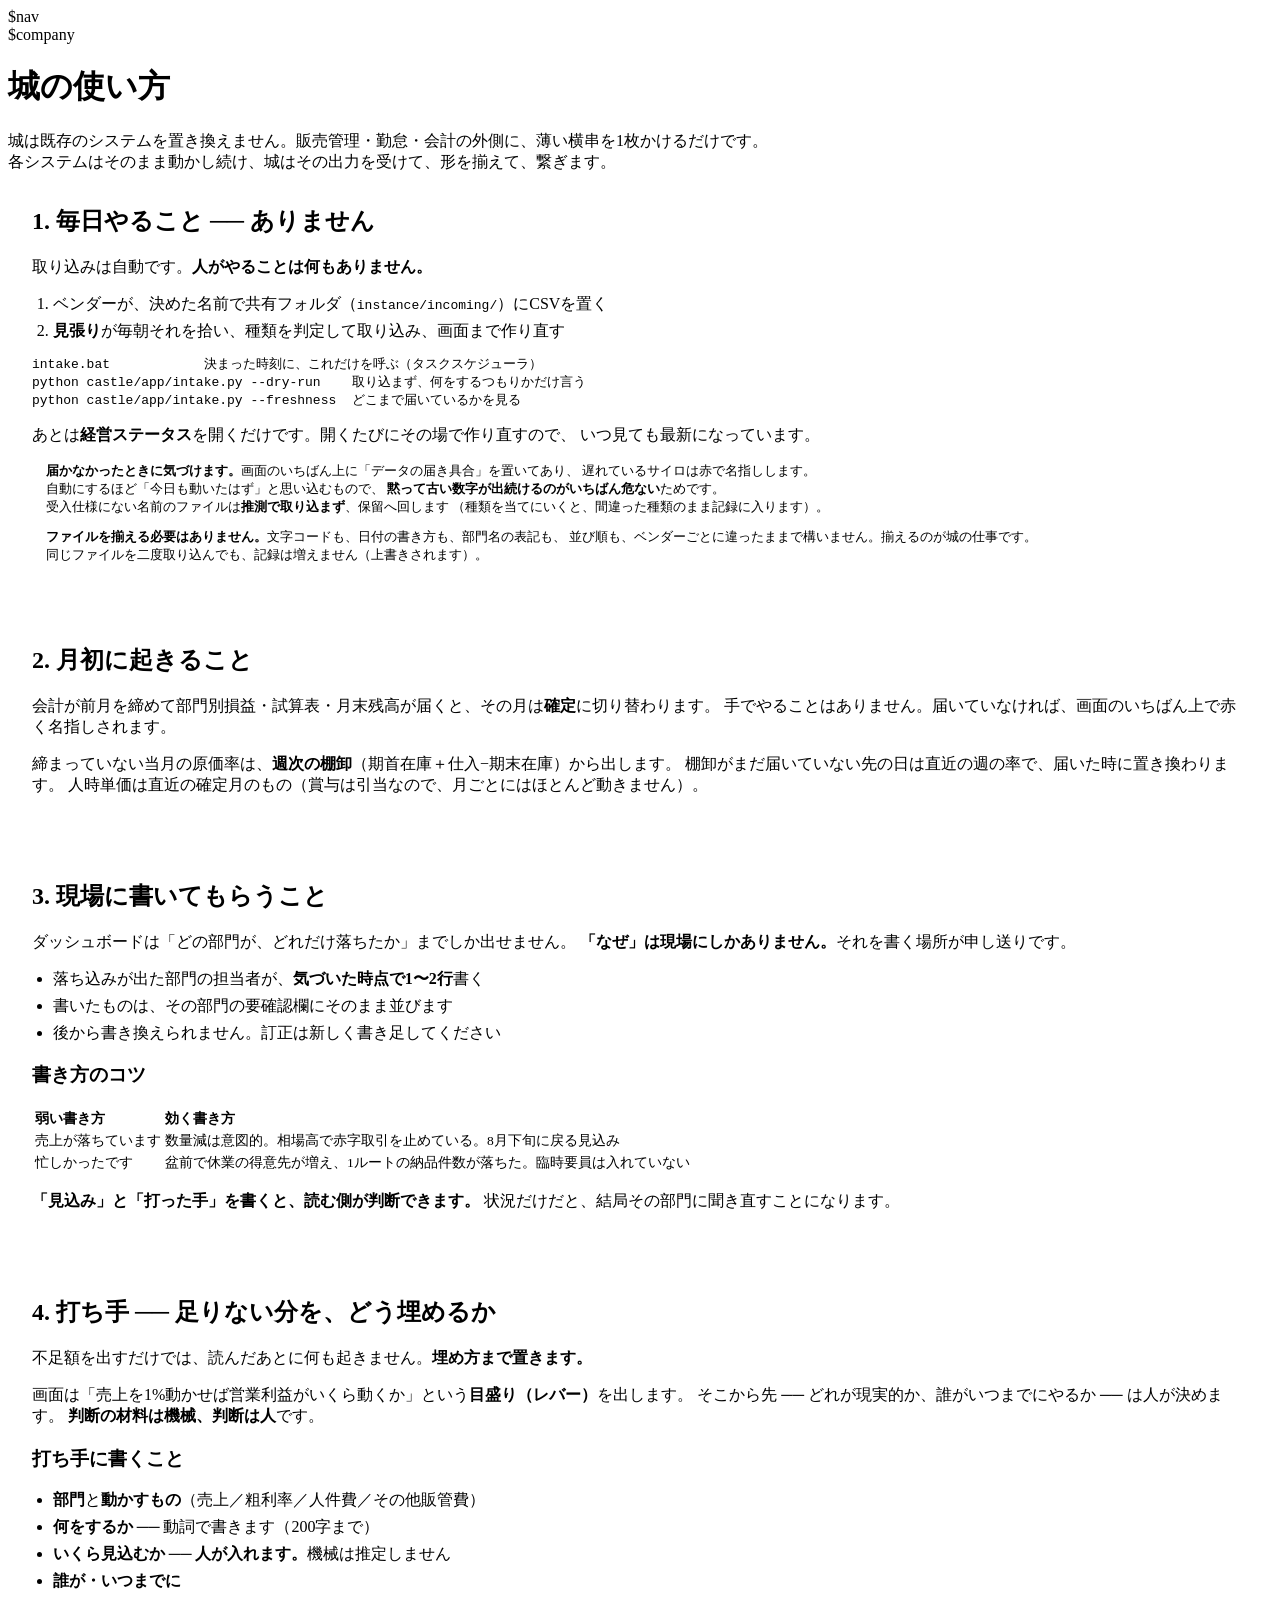
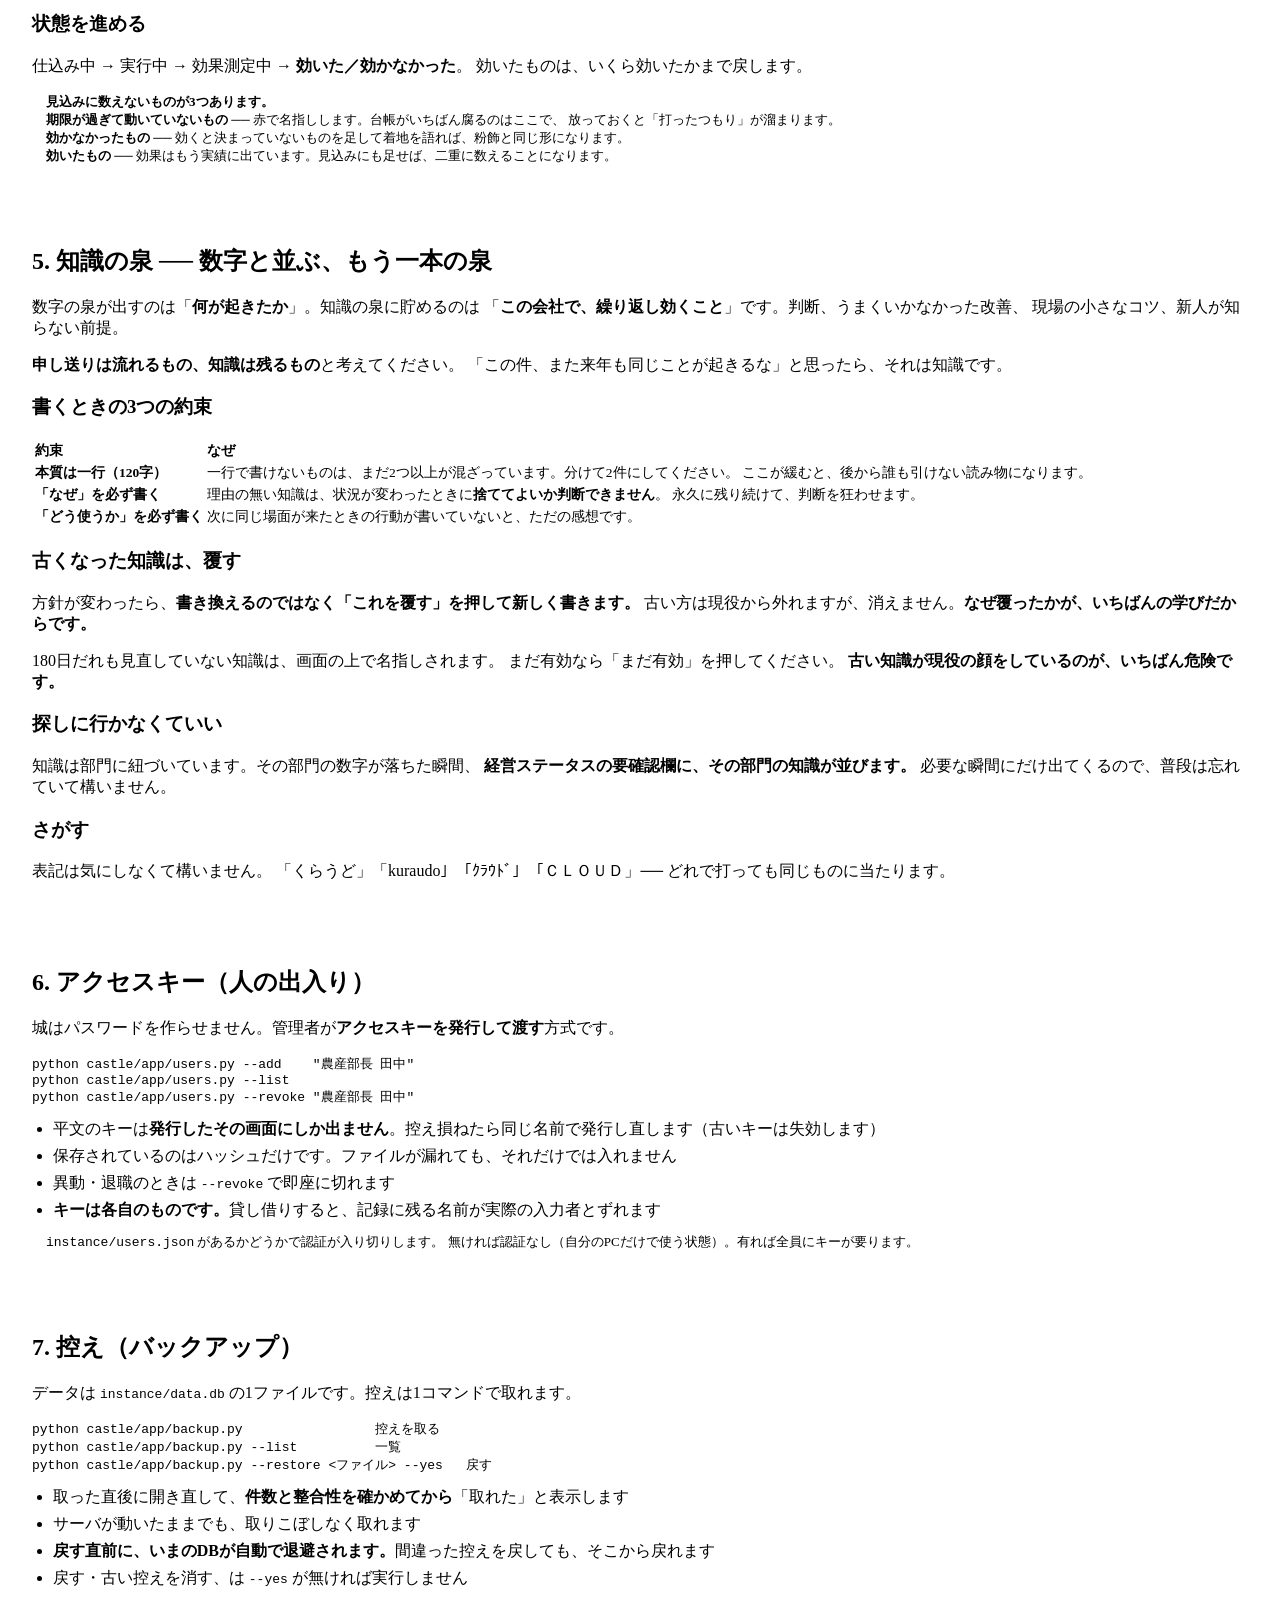
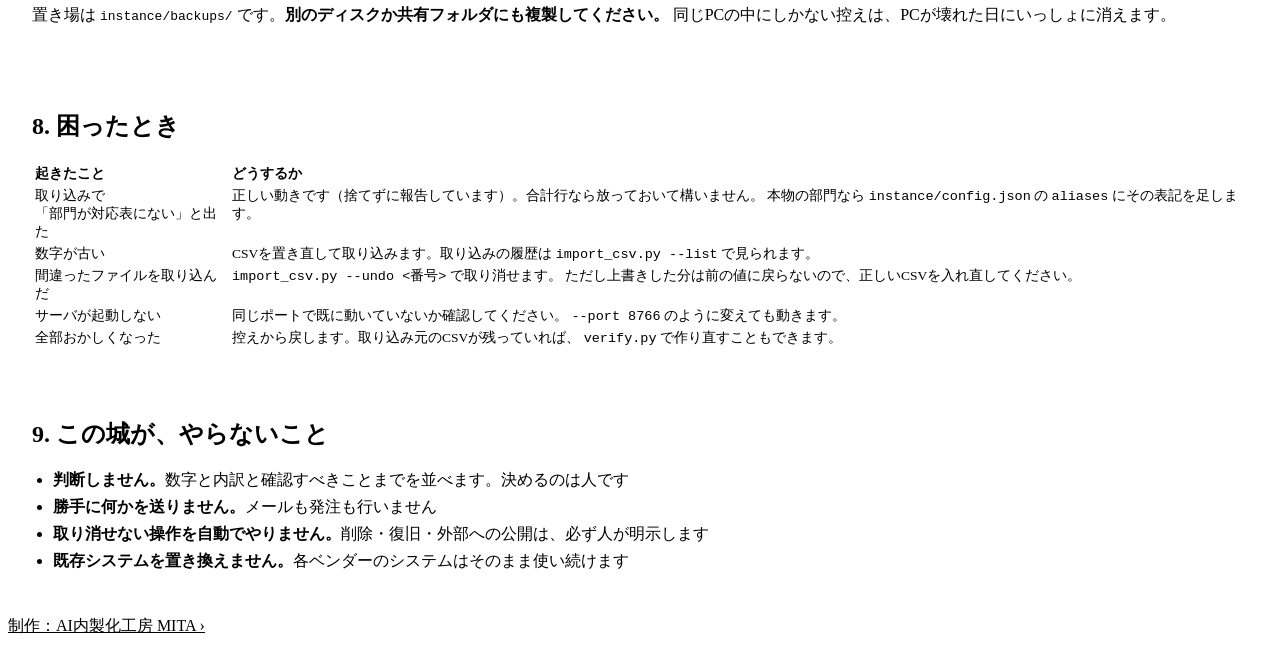
<file: castle/templates/guide.html>
<!doctype html>
<html lang="ja">
<head>
<meta charset="utf-8">
<meta name="viewport" content="width=device-width, initial-scale=1">
<title>使い方 ── $company</title>
<style>
$theme
.wrap{max-width:780px}
section{background:var(--card);border:1px solid var(--line);border-radius:12px;
        padding:4px 24px 20px;margin-bottom:16px}
section h2{margin-top:28px}
ol,ul{padding-left:1.3em;margin:8px 0}
li{margin-bottom:6px}
th,td{text-align:left;vertical-align:top;font-size:13.5px}
th{white-space:nowrap}
.note{border-left:2px solid var(--warn);padding-left:14px;color:var(--muted);
      font-size:13px;margin:12px 0;background:none;border-radius:0}
.note b{color:var(--ink)}
a{color:var(--bar)}
</style>
</head>
<body>
<div class="wrap">

<nav>$nav</nav>

<div class="eyebrow">$company</div>
<h1>城の使い方</h1>
<div class="lead">
  城は既存のシステムを置き換えません。販売管理・勤怠・会計の外側に、薄い横串を1枚かけるだけです。<br>
  各システムはそのまま動かし続け、城はその出力を受けて、形を揃えて、繋ぎます。
</div>

<section>
<h2>1. 毎日やること ── ありません</h2>

<p>取り込みは自動です。<b>人がやることは何もありません。</b></p>

<ol>
  <li>ベンダーが、決めた名前で共有フォルダ（<code>instance/incoming/</code>）にCSVを置く</li>
  <li><b>見張り</b>が毎朝それを拾い、種類を判定して取り込み、画面まで作り直す</li>
</ol>

<pre>intake.bat            決まった時刻に、これだけを呼ぶ（タスクスケジューラ）
python castle/app/intake.py --dry-run    取り込まず、何をするつもりかだけ言う
python castle/app/intake.py --freshness  どこまで届いているかを見る</pre>

<p>あとは<b>経営ステータス</b>を開くだけです。開くたびにその場で作り直すので、
いつ見ても最新になっています。</p>

<div class="note">
  <b>届かなかったときに気づけます。</b>画面のいちばん上に「データの届き具合」を置いてあり、
  遅れているサイロは赤で名指しします。<br>
  自動にするほど「今日も動いたはず」と思い込むもので、
  <b>黙って古い数字が出続けるのがいちばん危ない</b>ためです。<br>
  受入仕様にない名前のファイルは<b>推測で取り込まず</b>、保留へ回します
  （種類を当てにいくと、間違った種類のまま記録に入ります）。
</div>

<div class="note">
  <b>ファイルを揃える必要はありません。</b>文字コードも、日付の書き方も、部門名の表記も、
  並び順も、ベンダーごとに違ったままで構いません。揃えるのが城の仕事です。<br>
  同じファイルを二度取り込んでも、記録は増えません（上書きされます）。
</div>
</section>

<section>
<h2>2. 月初に起きること</h2>

<p>会計が前月を締めて部門別損益・試算表・月末残高が届くと、その月は<b>確定</b>に切り替わります。
手でやることはありません。届いていなければ、画面のいちばん上で赤く名指しされます。</p>

<p>締まっていない当月の原価率は、<b>週次の棚卸</b>（期首在庫＋仕入−期末在庫）から出します。
棚卸がまだ届いていない先の日は直近の週の率で、届いた時に置き換わります。
人時単価は直近の確定月のもの（賞与は引当なので、月ごとにはほとんど動きません）。</p>
</section>

<section>
<h2>3. 現場に書いてもらうこと</h2>

<p>ダッシュボードは「どの部門が、どれだけ落ちたか」までしか出せません。
<b>「なぜ」は現場にしかありません。</b>それを書く場所が申し送りです。</p>

<ul>
  <li>落ち込みが出た部門の担当者が、<b>気づいた時点で1〜2行</b>書く</li>
  <li>書いたものは、その部門の要確認欄にそのまま並びます</li>
  <li>後から書き換えられません。訂正は新しく書き足してください</li>
</ul>

<h3>書き方のコツ</h3>
<table>
  <tr><th>弱い書き方</th><th>効く書き方</th></tr>
  <tr><td>売上が落ちています</td><td>数量減は意図的。相場高で赤字取引を止めている。8月下旬に戻る見込み</td></tr>
  <tr><td>忙しかったです</td><td>盆前で休業の得意先が増え、1ルートの納品件数が落ちた。臨時要員は入れていない</td></tr>
</table>

<p><b>「見込み」と「打った手」を書くと、読む側が判断できます。</b>
状況だけだと、結局その部門に聞き直すことになります。</p>
</section>

<section>
<h2>4. 打ち手 ── 足りない分を、どう埋めるか</h2>

<p>不足額を出すだけでは、読んだあとに何も起きません。<b>埋め方まで置きます。</b></p>

<p>画面は「売上を1%動かせば営業利益がいくら動くか」という<b>目盛り（レバー）</b>を出します。
そこから先 ── どれが現実的か、誰がいつまでにやるか ── は人が決めます。
<b>判断の材料は機械、判断は人</b>です。</p>

<h3>打ち手に書くこと</h3>
<ul>
  <li><b>部門</b>と<b>動かすもの</b>（売上／粗利率／人件費／その他販管費）</li>
  <li><b>何をするか</b> ── 動詞で書きます（200字まで）</li>
  <li><b>いくら見込むか</b> ── <b>人が入れます。</b>機械は推定しません</li>
  <li><b>誰が・いつまでに</b></li>
</ul>

<h3>状態を進める</h3>
<p>仕込み中 → 実行中 → 効果測定中 → <b>効いた／効かなかった</b>。
効いたものは、いくら効いたかまで戻します。</p>

<div class="note">
  <b>見込みに数えないものが3つあります。</b><br>
  <b>期限が過ぎて動いていないもの</b> ── 赤で名指しします。台帳がいちばん腐るのはここで、
  放っておくと「打ったつもり」が溜まります。<br>
  <b>効かなかったもの</b> ── 効くと決まっていないものを足して着地を語れば、粉飾と同じ形になります。<br>
  <b>効いたもの</b> ── 効果はもう実績に出ています。見込みにも足せば、二重に数えることになります。
</div>
</section>

<section>
<h2>5. 知識の泉 ── 数字と並ぶ、もう一本の泉</h2>

<p>数字の泉が出すのは「<b>何が起きたか</b>」。知識の泉に貯めるのは
「<b>この会社で、繰り返し効くこと</b>」です。判断、うまくいかなかった改善、
現場の小さなコツ、新人が知らない前提。</p>

<p><b>申し送りは流れるもの、知識は残るもの</b>と考えてください。
「この件、また来年も同じことが起きるな」と思ったら、それは知識です。</p>

<h3>書くときの3つの約束</h3>
<table>
  <tr><th>約束</th><th>なぜ</th></tr>
  <tr>
    <td><b>本質は一行（120字）</b></td>
    <td>一行で書けないものは、まだ2つ以上が混ざっています。分けて2件にしてください。
        ここが緩むと、後から誰も引けない読み物になります。</td>
  </tr>
  <tr>
    <td><b>「なぜ」を必ず書く</b></td>
    <td>理由の無い知識は、状況が変わったときに<b>捨ててよいか判断できません</b>。
        永久に残り続けて、判断を狂わせます。</td>
  </tr>
  <tr>
    <td><b>「どう使うか」を必ず書く</b></td>
    <td>次に同じ場面が来たときの行動が書いていないと、ただの感想です。</td>
  </tr>
</table>

<h3>古くなった知識は、覆す</h3>
<p>方針が変わったら、<b>書き換えるのではなく「これを覆す」を押して新しく書きます。</b>
古い方は現役から外れますが、消えません。<b>なぜ覆ったかが、いちばんの学びだからです。</b></p>

<p>180日だれも見直していない知識は、画面の上で名指しされます。
まだ有効なら「まだ有効」を押してください。
<b>古い知識が現役の顔をしているのが、いちばん危険です。</b></p>

<h3>探しに行かなくていい</h3>
<p>知識は部門に紐づいています。その部門の数字が落ちた瞬間、
<b>経営ステータスの要確認欄に、その部門の知識が並びます。</b>
必要な瞬間にだけ出てくるので、普段は忘れていて構いません。</p>

<h3>さがす</h3>
<p>表記は気にしなくて構いません。
「くらうど」「kuraudo」「ｸﾗｳﾄﾞ」「ＣＬＯＵＤ」── どれで打っても同じものに当たります。</p>
</section>

<section>
<h2>6. アクセスキー（人の出入り）</h2>

<p>城はパスワードを作らせません。管理者が<b>アクセスキーを発行して渡す</b>方式です。</p>

<pre>python castle/app/users.py --add    "農産部長 田中"
python castle/app/users.py --list
python castle/app/users.py --revoke "農産部長 田中"</pre>

<ul>
  <li>平文のキーは<b>発行したその画面にしか出ません</b>。控え損ねたら同じ名前で発行し直します（古いキーは失効します）</li>
  <li>保存されているのはハッシュだけです。ファイルが漏れても、それだけでは入れません</li>
  <li>異動・退職のときは <code>--revoke</code> で即座に切れます</li>
  <li><b>キーは各自のものです。</b>貸し借りすると、記録に残る名前が実際の入力者とずれます</li>
</ul>

<div class="note">
  <code>instance/users.json</code> があるかどうかで認証が入り切りします。
  無ければ認証なし（自分のPCだけで使う状態）。有れば全員にキーが要ります。
</div>
</section>

<section>
<h2>7. 控え（バックアップ）</h2>

<p>データは <code>instance/data.db</code> の1ファイルです。控えは1コマンドで取れます。</p>

<pre>python castle/app/backup.py                 控えを取る
python castle/app/backup.py --list          一覧
python castle/app/backup.py --restore &lt;ファイル&gt; --yes   戻す</pre>

<ul>
  <li>取った直後に開き直して、<b>件数と整合性を確かめてから</b>「取れた」と表示します</li>
  <li>サーバが動いたままでも、取りこぼしなく取れます</li>
  <li><b>戻す直前に、いまのDBが自動で退避されます。</b>間違った控えを戻しても、そこから戻れます</li>
  <li>戻す・古い控えを消す、は <code>--yes</code> が無ければ実行しません</li>
</ul>

<p>置き場は <code>instance/backups/</code> です。<b>別のディスクか共有フォルダにも複製してください。</b>
同じPCの中にしかない控えは、PCが壊れた日にいっしょに消えます。</p>
</section>

<section>
<h2>8. 困ったとき</h2>

<table>
  <tr><th>起きたこと</th><th>どうするか</th></tr>
  <tr>
    <td>取り込みで<br>「部門が対応表にない」と出た</td>
    <td>正しい動きです（捨てずに報告しています）。合計行なら放っておいて構いません。
        本物の部門なら <code>instance/config.json</code> の <code>aliases</code> にその表記を足します。</td>
  </tr>
  <tr>
    <td>数字が古い</td>
    <td>CSVを置き直して取り込みます。取り込みの履歴は
        <code>import_csv.py --list</code> で見られます。</td>
  </tr>
  <tr>
    <td>間違ったファイルを取り込んだ</td>
    <td><code>import_csv.py --undo &lt;番号&gt;</code> で取り消せます。
        ただし上書きした分は前の値に戻らないので、正しいCSVを入れ直してください。</td>
  </tr>
  <tr>
    <td>サーバが起動しない</td>
    <td>同じポートで既に動いていないか確認してください。
        <code>--port 8766</code> のように変えても動きます。</td>
  </tr>
  <tr>
    <td>全部おかしくなった</td>
    <td>控えから戻します。取り込み元のCSVが残っていれば、
        <code>verify.py</code> で作り直すこともできます。</td>
  </tr>
</table>
</section>

<section>
<h2>9. この城が、やらないこと</h2>

<ul>
  <li><b>判断しません。</b>数字と内訳と確認すべきことまでを並べます。決めるのは人です</li>
  <li><b>勝手に何かを送りません。</b>メールも発注も行いません</li>
  <li><b>取り消せない操作を自動でやりません。</b>削除・復旧・外部への公開は、必ず人が明示します</li>
  <li><b>既存システムを置き換えません。</b>各ベンダーのシステムはそのまま使い続けます</li>
</ul>
</section>

<p class="credit"><a href="https://ai-naiseika.github.io/" rel="noopener noreferrer">制作：AI内製化工房 MITA ›</a></p>

</div>
</body>
</html>
</file>
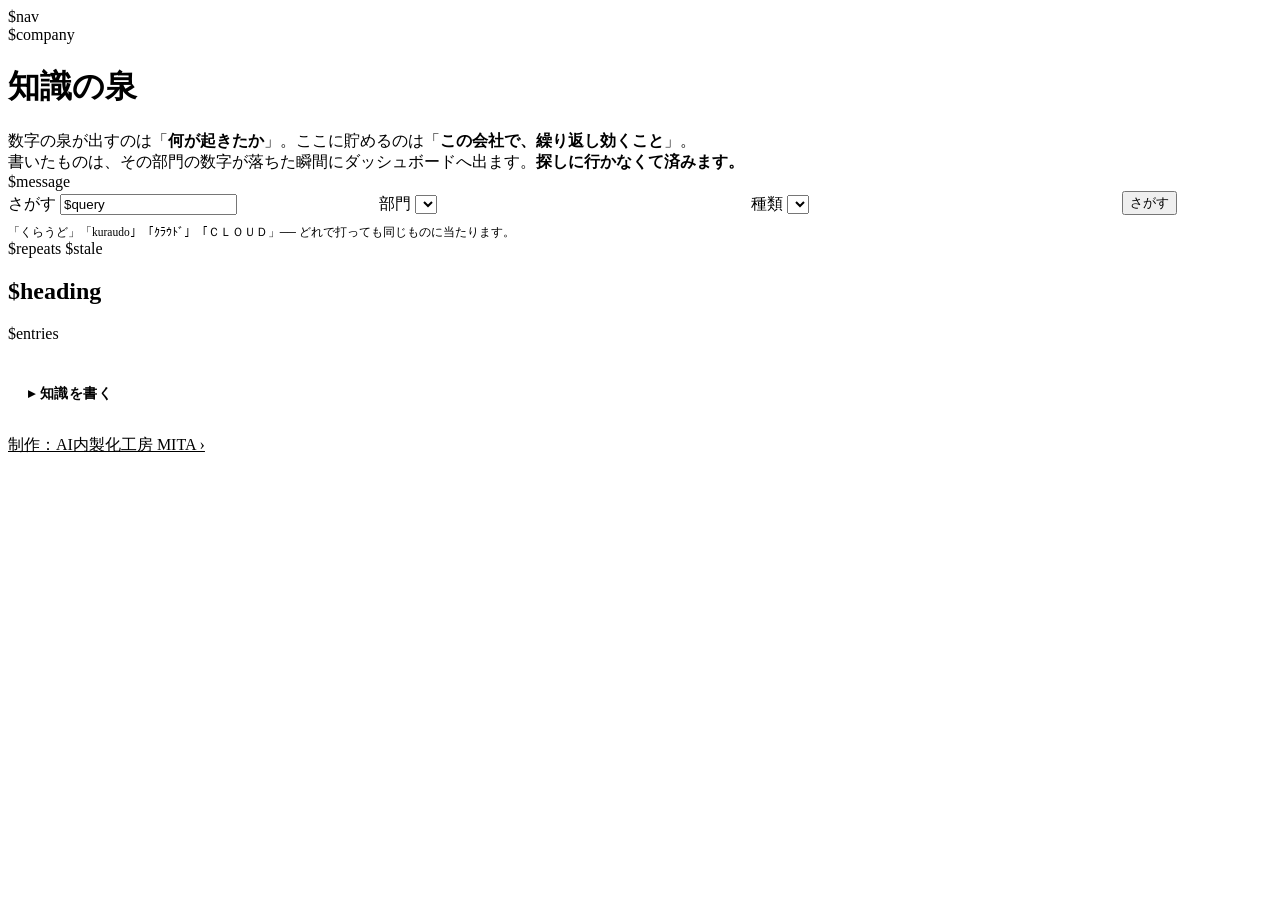
<file: castle/templates/knowledge.html>
<!doctype html>
<html lang="ja">
<head>
<meta charset="utf-8">
<meta name="viewport" content="width=device-width, initial-scale=1">
<title>知識の泉 ── $company</title>
<style>
$theme
.find{background:var(--card);border:1px solid var(--line);border-radius:12px;padding:16px 20px}
.find .row{display:flex;gap:12px;flex-wrap:wrap;align-items:flex-end}
.find .row>div{flex:1;min-width:150px}
.find label{margin-top:0}
.find .hint{color:var(--muted);font-size:11.5px;margin-top:10px}
.entry{background:var(--card);border:1px solid var(--line);border-radius:12px;
       padding:16px 20px;margin-bottom:10px}
.entry .ess{font-size:16px;font-weight:600;line-height:1.6}
.entry .sub{font-size:13px;color:var(--muted);margin-top:6px}
.entry .sub b{color:var(--ink);font-weight:400}
.entry .meta{font-size:11.5px;color:var(--muted);margin-top:11px;
             display:flex;gap:10px;flex-wrap:wrap;align-items:center}
.tag.判断{color:var(--bar);border-color:var(--bar)}
.tag.失敗{color:var(--bad);border-color:var(--bad)}
.tag.コツ{color:var(--ok);border-color:var(--ok)}
.tag.前提{color:var(--warn);border-color:var(--warn)}
.stale{color:var(--warn)}
form.inline{display:inline}
details.write{background:var(--card);border:1px solid var(--line);border-radius:12px;
              padding:0 20px;margin-top:26px}
details.write[open]{padding-bottom:20px}
details.write summary{cursor:pointer;padding:16px 0;font-weight:600;font-size:14px;
                      list-style:none;letter-spacing:.04em}
details.write summary::-webkit-details-marker{display:none}
details.write summary::before{content:"▸ ";color:var(--accent)}
details.write[open] summary::before{content:"▾ "}
.rule{background:var(--code);border:1px solid var(--line);border-radius:8px;
      padding:12px 16px;font-size:12px;color:var(--muted);margin:8px 0 4px;line-height:1.8}
.rule b{color:var(--ink)}
.two{display:grid;grid-template-columns:1fr 1fr;gap:14px}
.who{padding:9px 11px;border:1px solid var(--line-2);border-radius:6px;background:var(--bg)}
.who span{color:var(--muted);font-size:11.5px}
a{color:var(--bar)}

/* 繰り返し出ている申し送り。上げるかどうかは人が決める ── だからボタンではなくリンク */
.repeats{margin-top:6px}
.repeat{background:var(--card);border:1px solid var(--line);border-radius:12px;
        padding:13px 17px;margin-bottom:9px;backdrop-filter:blur(7px)}
.repeat .meta{color:var(--muted);font-size:11.5px}
.repeat .sample{font-size:13px;margin:5px 0 8px}
.repeat .lift{font-size:12px;color:var(--accent);text-decoration:none;
              border:1px solid var(--accent-dim);border-radius:20px;padding:4px 13px}
.repeat .lift:hover{text-shadow:var(--glow);box-shadow:var(--glow-soft)}
</style>
</head>
<body>
<div class="wrap">

<nav>$nav</nav>

<div class="eyebrow">$company</div>
<h1>知識の泉</h1>
<div class="lead">
  数字の泉が出すのは「<b>何が起きたか</b>」。ここに貯めるのは「<b>この会社で、繰り返し効くこと</b>」。<br>
  書いたものは、その部門の数字が落ちた瞬間にダッシュボードへ出ます。<b>探しに行かなくて済みます。</b>
</div>

$message

<form class="find" method="get" action="/knowledge">
  <div class="row">
    <div>
      <label for="q">さがす</label>
      <input type="search" id="q" name="q" value="$query" placeholder="言葉のかけら（ひらがな・ローマ字・略語でも）">
    </div>
    <div>
      <label for="subject">部門</label>
      <select id="subject" name="subject">$subject_options</select>
    </div>
    <div>
      <label for="type">種類</label>
      <select id="type" name="type">$type_options</select>
    </div>
    <div style="flex:0"><button type="submit">さがす</button></div>
  </div>
  <div class="hint">
    「くらうど」「kuraudo」「ｸﾗｳﾄﾞ」「ＣＬＯＵＤ」── どれで打っても同じものに当たります。
  </div>
</form>

$repeats

$stale

<h2>$heading</h2>
$entries

<details class="write" $write_open>
<summary>知識を書く</summary>

<div class="rule">
  <b>一行で書けないものは、まだ2つ以上が混ざっています。</b>分けて2件にしてください。<br>
  「なぜ」の無い知識は、状況が変わったときに捨ててよいか判断できません。<br>
  「どう使うか」の無い知識は、ただの感想になります。
</div>

<form method="post" action="/knowledge">
  <input type="hidden" name="action" value="add">
  $supersede_field

  <div class="two">
    <div>
      <label for="k_subject">部門</label>
      <select id="k_subject" name="subject" required>$form_subjects</select>
    </div>
    <div>
      <label for="k_type">種類</label>
      <select id="k_type" name="type" required>$form_types</select>
    </div>
  </div>

  <label for="essence">本質（一行・120字まで）</label>
  <input type="hidden" name="from_note" value="$seed_note">
  <input type="text" id="essence" name="essence" maxlength="120" required value="$seed_essence"
         placeholder="例：相場高のときは数量を追わず、赤字取引を止めて粗利を守る">

  <label for="why">なぜそうなのか（200字まで）</label>
  <textarea id="why" name="why" maxlength="200" required
            placeholder="例：農産は数量が減っても荷扱いの手間が減らない。数量を追うと人時だけ増えて粗利が沈む"></textarea>

  <label for="how">どう使うか（200字まで）</label>
  <textarea id="how" name="how" maxlength="200" required
            placeholder="例：原価率が前月比1pt以上悪化したら、まず赤字明細を洗って止める"></textarea>

  <div class="two">
    <div>
      <label for="tags">タグ（空白区切り・任意）</label>
      <input type="text" id="tags" name="tags" placeholder="相場 粗利">
    </div>
    <div>
      <label for="k_author">記録者</label>
      $author_field
    </div>
  </div>

  <div style="margin-top:16px"><button type="submit">記録する</button></div>
</form>
</details>

<p class="credit"><a href="https://ai-naiseika.github.io/" target="_blank" rel="noopener noreferrer">制作：AI内製化工房 MITA ›</a></p>

</div>
</body>
</html>
</file>
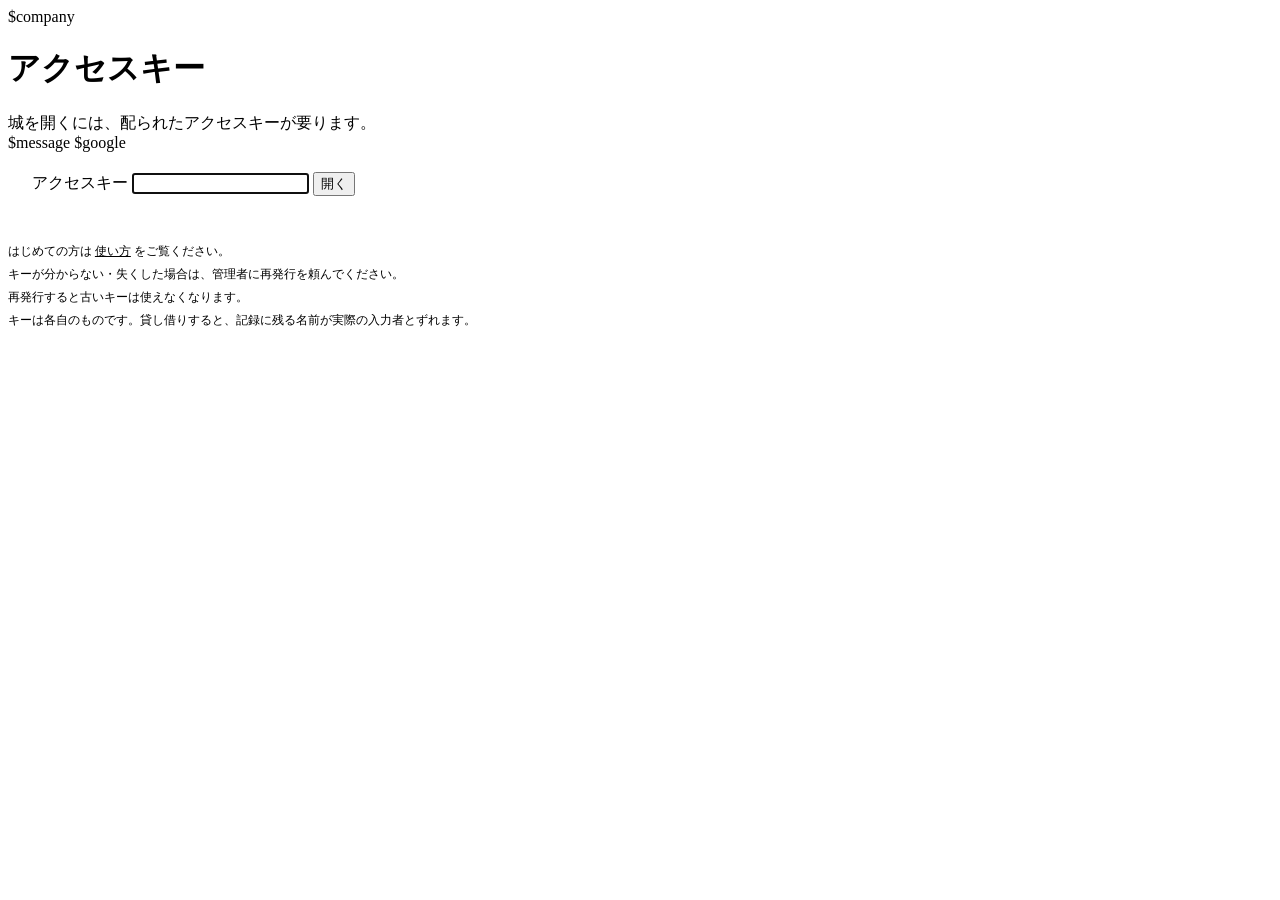
<file: castle/templates/login.html>
<!doctype html>
<html lang="ja">
<head>
<meta charset="utf-8">
<meta name="viewport" content="width=device-width, initial-scale=1">
<title>アクセスキー ── $company</title>
<style>
$theme
.wrap{max-width:440px;padding-top:80px}
form{background:var(--card);border:1px solid var(--line);border-radius:12px;padding:20px 24px}
form label{margin-top:0}
.google{display:block;text-align:center;background:var(--card-2);border:1px solid var(--line-2);
  border-radius:12px;padding:16px;color:var(--ink);text-decoration:none;font-size:14px;
  font-weight:600;margin-bottom:18px}
.google:hover{border-color:var(--bar);color:var(--bar)}
.google small{display:block;margin-top:6px;font-size:11.5px;color:var(--muted);font-weight:400}
.or{text-align:center;color:var(--muted);font-size:11.5px;margin:0 0 16px}
.hint{color:var(--muted);font-size:11.5px;margin-top:24px;line-height:2}
.hint a{color:var(--bar)}
</style>
</head>
<body>
<div class="wrap">

<div class="eyebrow">$company</div>
<h1>アクセスキー</h1>
<div class="lead">城を開くには、配られたアクセスキーが要ります。</div>

$message

$google

<form method="post" action="/login">
  <label for="token">アクセスキー</label>
  <input type="password" id="token" name="token" autocomplete="off" autofocus required>
  <button type="submit">開く</button>
</form>

<div class="hint">
  はじめての方は <a href="/guide">使い方</a> をご覧ください。<br>
  キーが分からない・失くした場合は、管理者に再発行を頼んでください。<br>
  再発行すると古いキーは使えなくなります。<br>
  キーは各自のものです。貸し借りすると、記録に残る名前が実際の入力者とずれます。
</div>

</div>
</body>
</html>
</file>
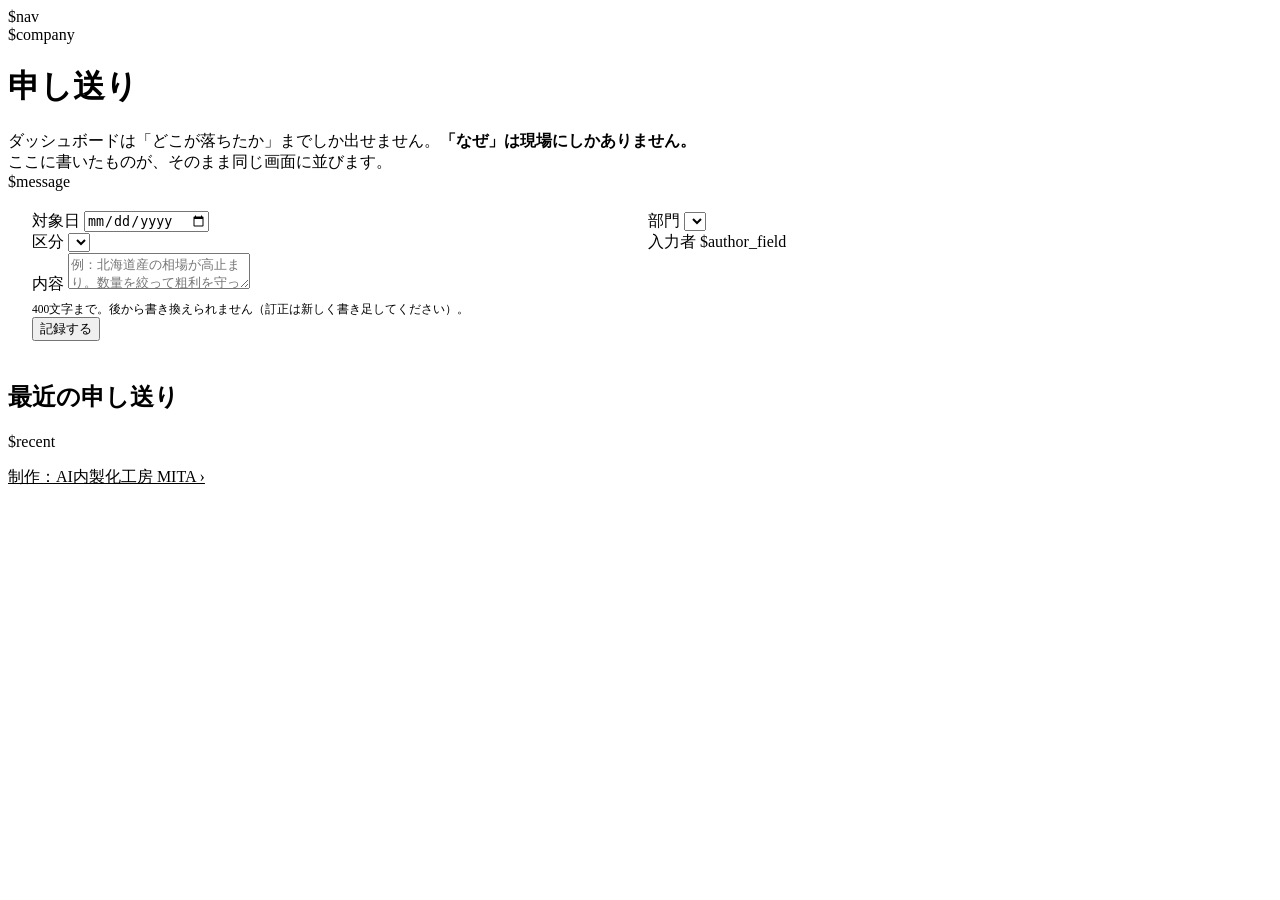
<file: castle/templates/note.html>
<!doctype html>
<html lang="ja">
<head>
<meta charset="utf-8">
<meta name="viewport" content="width=device-width, initial-scale=1">
<title>申し送り ── $company</title>
<style>
$theme
.wrap{max-width:700px}
.row{display:grid;grid-template-columns:1fr 1fr;gap:16px}
.hint{color:var(--muted);font-size:11.5px;margin-top:7px}
.who{padding:9px 11px;border:1px solid var(--line-2);border-radius:6px;background:var(--bg)}
.who span{color:var(--muted);font-size:11.5px}
form{background:var(--card);border:1px solid var(--line);border-radius:12px;padding:20px 24px}
form label:first-child{margin-top:0}
.note{background:var(--card);border:1px solid var(--line);border-radius:10px;
      padding:12px 16px;margin-bottom:8px;font-size:13.5px}
.note .meta{color:var(--muted);font-size:11.5px}
a{color:var(--bar)}
</style>
</head>
<body>
<div class="wrap">

<nav>$nav</nav>

<div class="eyebrow">$company</div>
<h1>申し送り</h1>
<div class="lead">
  ダッシュボードは「どこが落ちたか」までしか出せません。<b>「なぜ」は現場にしかありません。</b><br>
  ここに書いたものが、そのまま同じ画面に並びます。
</div>

$message

<form method="post" action="/note">
  <div class="row">
    <div>
      <label for="occurred_at">対象日</label>
      <input type="date" id="occurred_at" name="occurred_at" value="$today" required>
    </div>
    <div>
      <label for="subject">部門</label>
      <select id="subject" name="subject" required>$departments</select>
    </div>
  </div>

  <div class="row">
    <div>
      <label for="category">区分</label>
      <select id="category" name="category" required>$categories</select>
    </div>
    <div>
      <label for="author">入力者</label>
      $author_field
    </div>
  </div>

  <label for="text">内容</label>
  <textarea id="text" name="text" maxlength="400" required
            placeholder="例：北海道産の相場が高止まり。数量を絞って粗利を守っている。8月下旬に戻る見込み。"></textarea>
  <div class="hint">400文字まで。後から書き換えられません（訂正は新しく書き足してください）。</div>

  <button type="submit">記録する</button>
</form>

<h2>最近の申し送り</h2>
$recent

<p class="credit"><a href="https://ai-naiseika.github.io/" target="_blank" rel="noopener noreferrer">制作：AI内製化工房 MITA ›</a></p>

</div>
</body>
</html>
</file>
